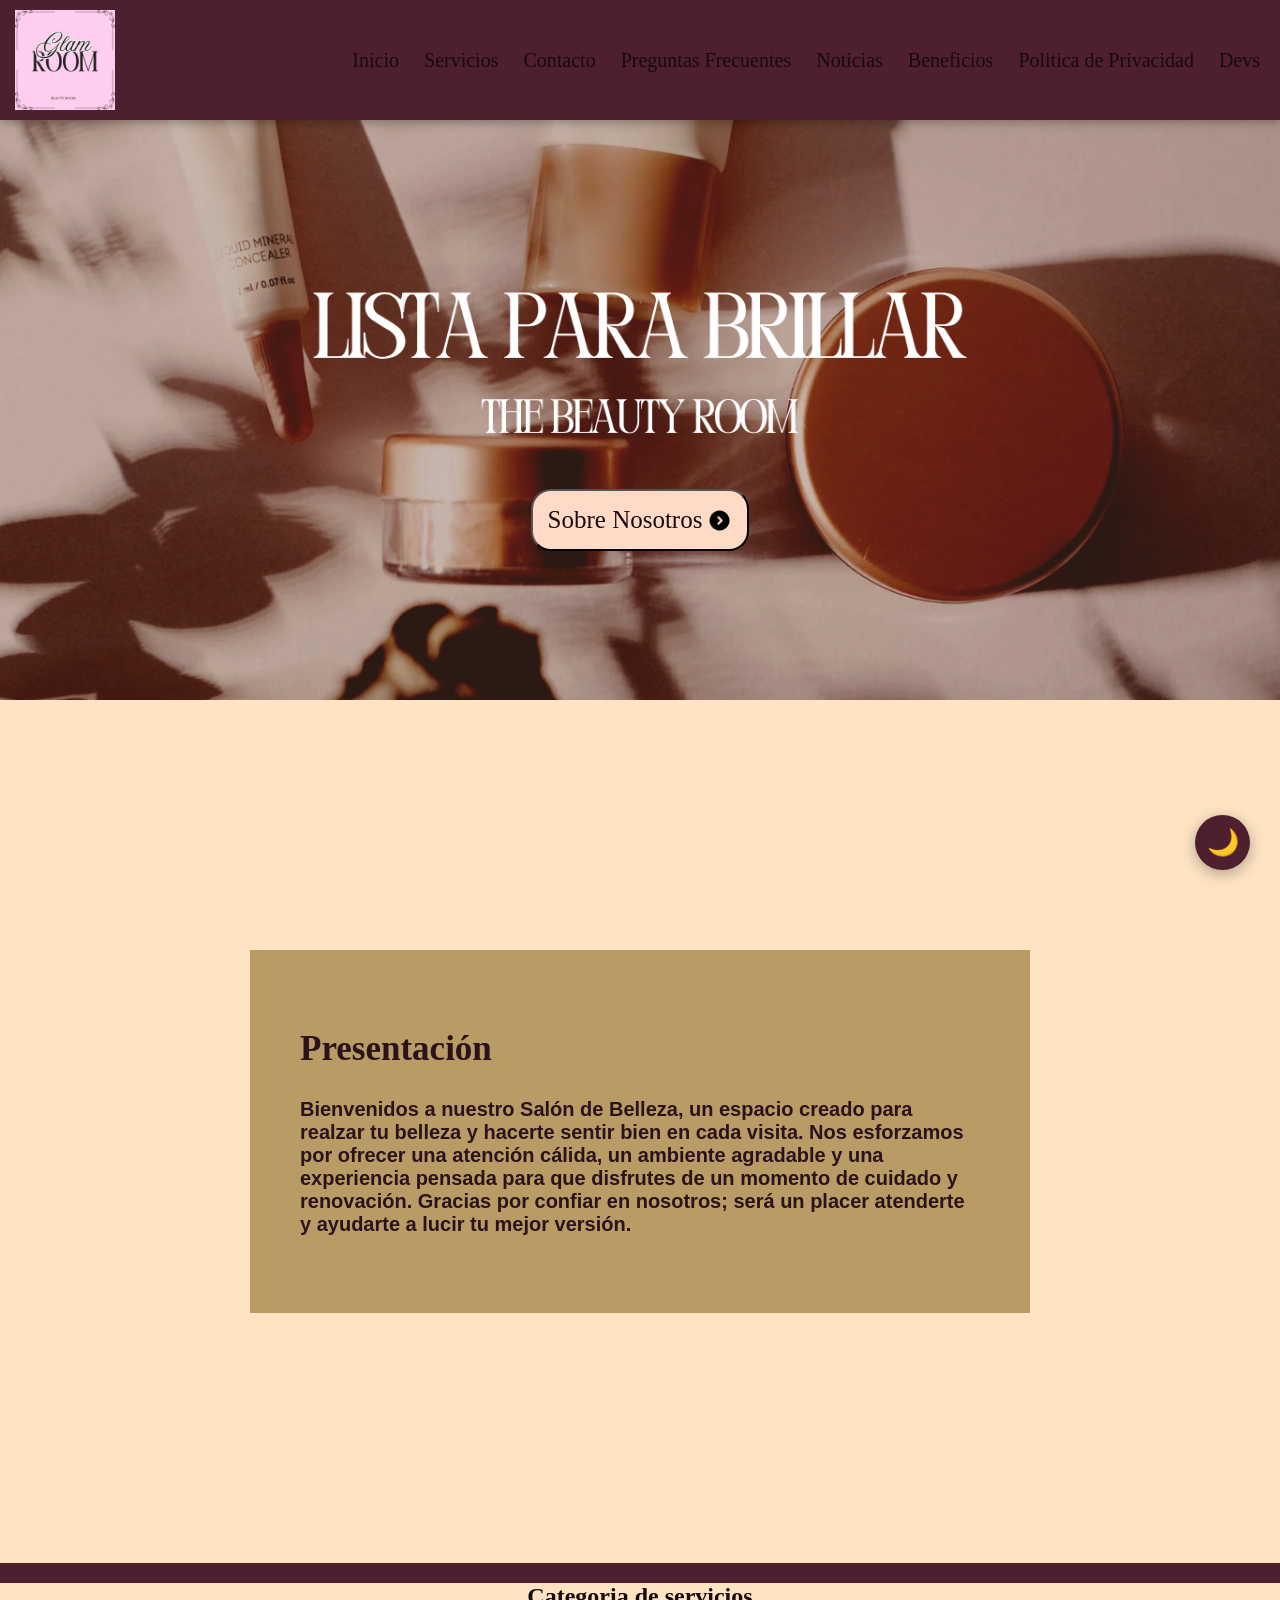
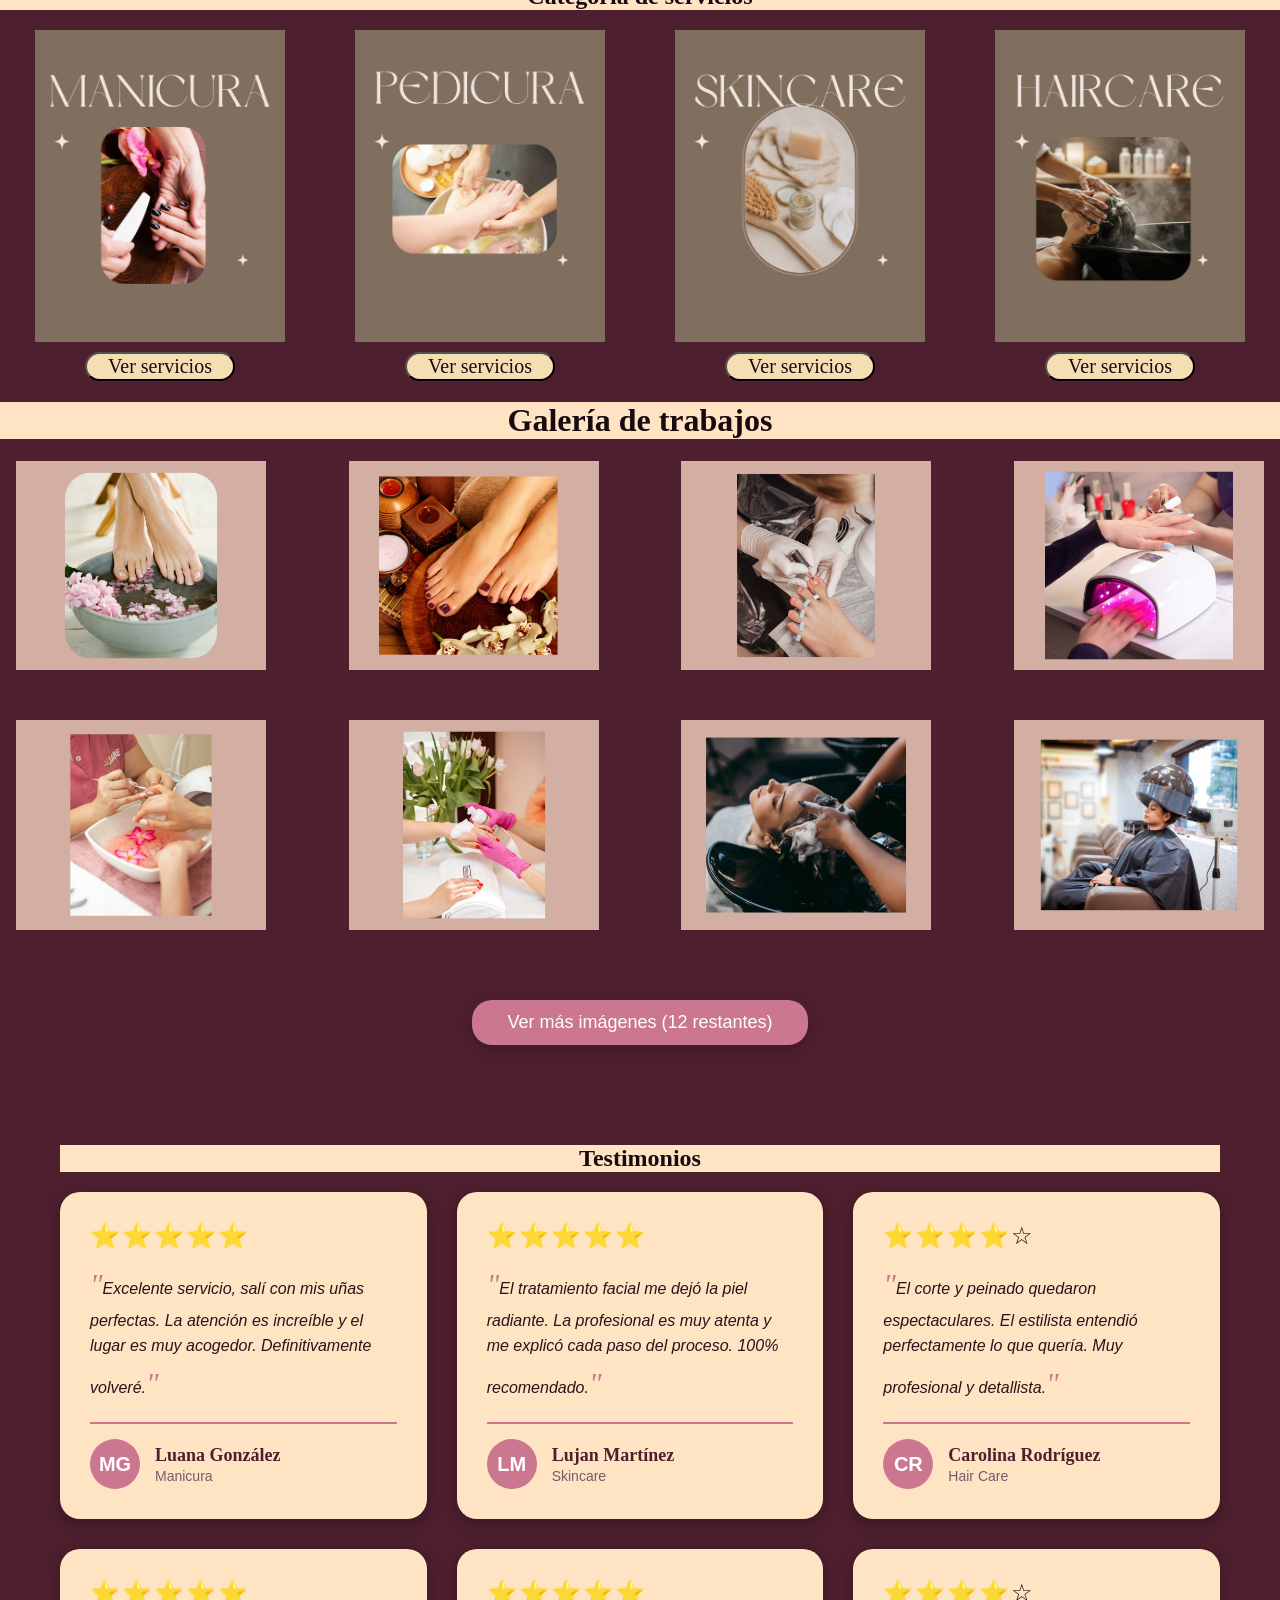
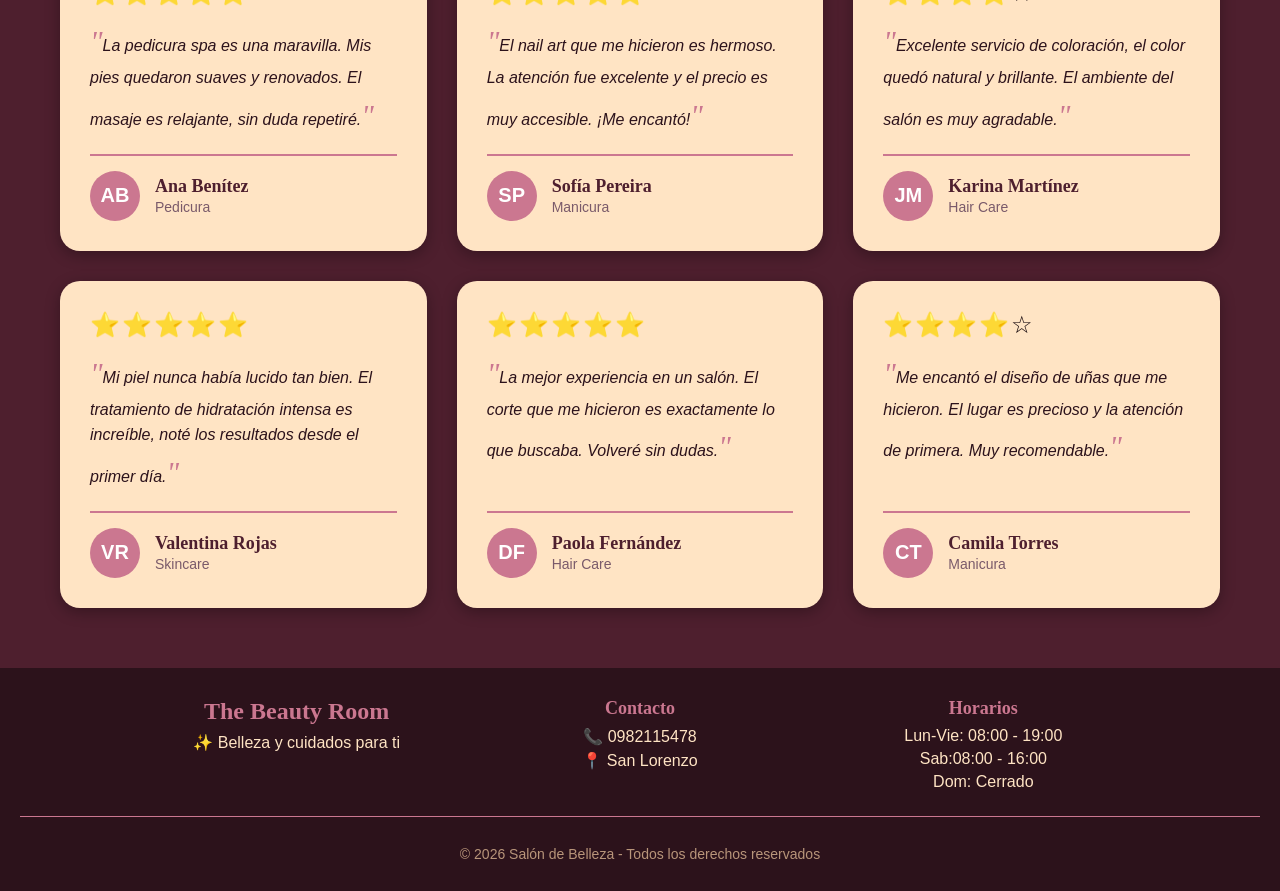
<file: index.html>
<!DOCTYPE html>
<html lang="es">
<head>
    <meta charset="UTF-8">
    <meta name="viewport" content="width=device-width, initial-scale=1.0">
    <title>Inicio</title>
    <link rel="stylesheet" href="css/index.css">
    <link rel="stylesheet" href="css/testimonios.css">
    

</head>
<body>

<header>
    <img class="logon" src="img/logon.png" alt="">
    <nav>
        <a href="index.html">Inicio</a>
        <a href="servicios.html">Servicios</a>
        <a href="formulario.html">Contacto</a>
        <a href="preguntas.html">Preguntas Frecuentes</a>
        <a href="noticias.html">Noticias</a>
        <a href="beneficios.html">Beneficios</a>
        <a href="politica.html">Politica de Privacidad</a>
        <a href="desarrollo.html">Devs</a>
    </nav>
</header>

    <!--Banner-->
<div class="banner">
    <button class="btnpro" onclick="window.location.href='nosotros.html'">
        Sobre Nosotros <img class="icono" src="img/flecha.png" alt="">
    </button>
</div>

    <!--Presentación-->
    <div class="presentacion">
        <div class="caja-presentacion">
        <h2>Presentación</h2>
        <h4>Bienvenidos a nuestro Salón de Belleza, un espacio creado para realzar tu belleza y hacerte sentir bien en cada visita. Nos esforzamos por ofrecer una atención cálida, un ambiente agradable y una experiencia pensada para que disfrutes de un momento de cuidado y renovación. Gracias por confiar en nosotros; será un placer atenderte y ayudarte a lucir tu mejor versión.</h4>
        </div>
    </div>

    <!--seccion-->
    <section class="caja-categoria">
         <div class="separador">
        <h1 class="titulos">Categoria de servicios</h1>
        </div>
        <div id="categoria">
            <!--apareceran las categorias-->
        </div>
    </section>


    <div class="separador">
        <h1 class="titulos">Galería de trabajos</h1>
    </div>

    <!--Galería-->
    <section class="galería" id="galeria">

    </section>

   <!-- ===== TESTIMONIOS ===== -->
<section id="testimonios-destacados">
    <div class="container">
        <div class="separador">
        <h1 class="titulos">Testimonios</h1>
    </div>
        <div class="testimonios-grid" id="testimonios-grid">
            <!-- Los testimonios se generan con JavaScript -->
        </div>
    </div>
</section>



<!-- FOOTER -->
<footer id="footer">
    <div class="footer-contenido">
        <div class="footer-columna">
            <h3>The Beauty Room</h3>
            <p>✨ Belleza y cuidados para ti</p>
        </div>
        
        <div class="footer-columna">
            <h4>Contacto</h4>
            <p>📞 0982115478</p>
            <p>📍 San Lorenzo</p>
        </div>
        
        <div class="footer-columna">
            <h4>Horarios</h4>
            <p>Lun-Vie: 08:00 - 19:00</p>
            <p>Sab:08:00 - 16:00</p>
            <p>Dom: Cerrado</p>
        </div>
    </div>
    
    <div class="footer-copy">
        <p>© 2026 Salón de Belleza - Todos los derechos reservados</p>
    </div>
</footer>

<!-- MODAL PARA IMÁGENES -->
<div id="modal-imagen" class="modal">
    <span class="modal-cerrar">&times;</span>
    <img class="modal-contenido" id="modal-img">
    <div id="modal-pie"></div>
</div>

    <!--Scripts-->
    <script src="js/tema.js"></script>
    <script src="js/categoria.js"></script>
    <script src="js/servicios.js"></script>
    <script src="js/testimonios.js"></script>
    <script src="js/galeria.js"></script>
    <script src="js/imagen-mod.js"></script>
    <script src="js/formulario.js"></script>
</body>
</html>
</file>
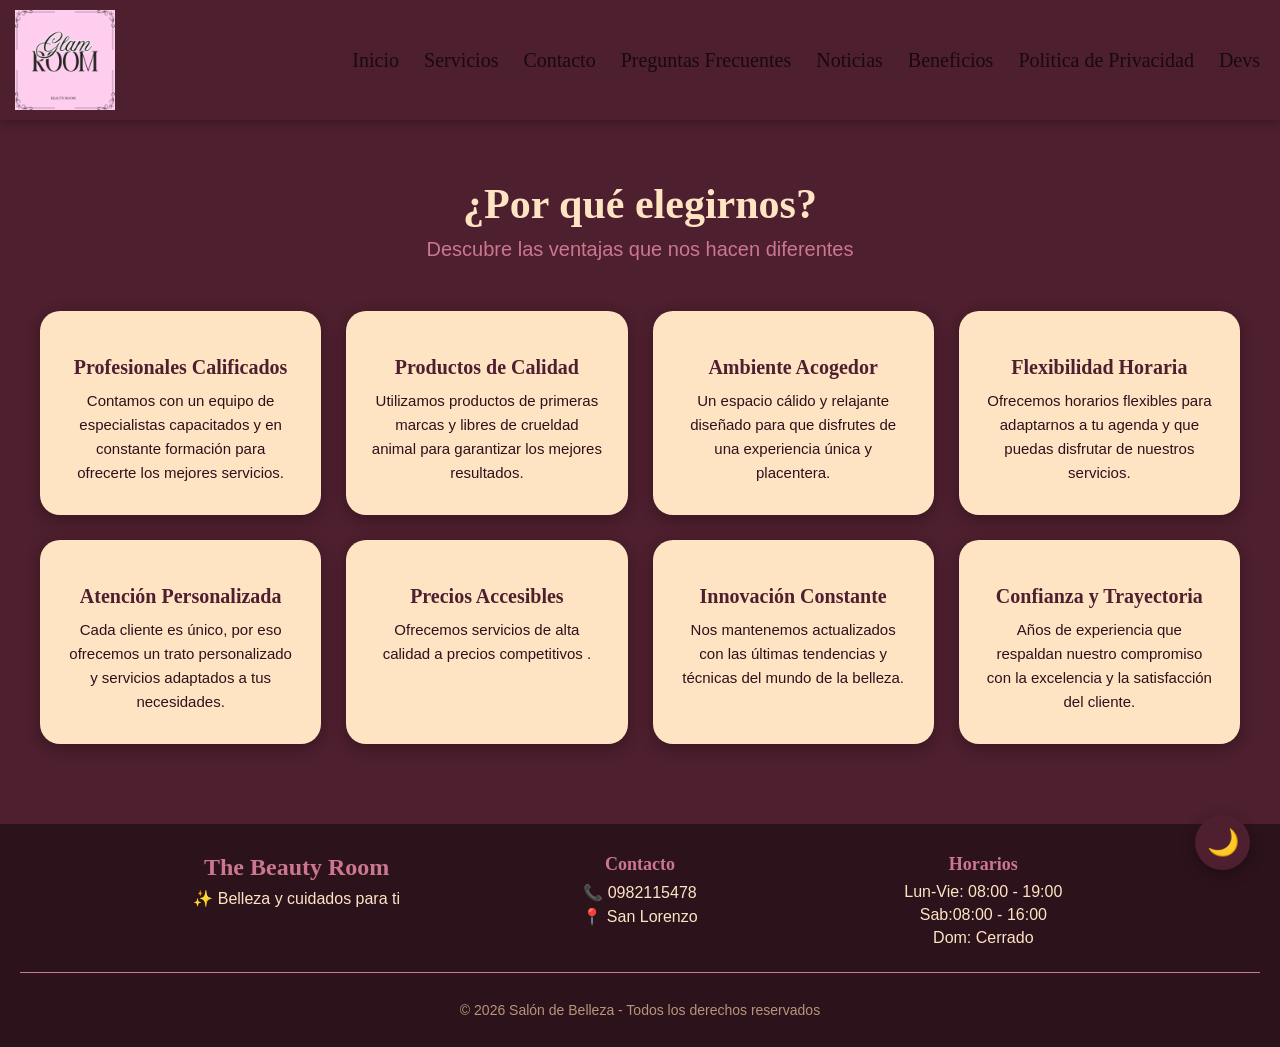
<file: beneficios.html>
<!DOCTYPE html>
<html lang="es">
<head>
    <meta charset="UTF-8">
    <meta name="viewport" content="width=device-width, initial-scale=1.0">
    <title>Inicio</title>
    <link rel="stylesheet" href="css/index.css">
    <link rel="stylesheet" href="css/beneficios.css">
    

</head>
<body>

<header>
    <img class="logon" src="img/logon.png" alt="">
    <nav>
       <a href="index.html">Inicio</a>
        <a href="servicios.html">Servicios</a>
        <a href="formulario.html">Contacto</a>
        <a href="preguntas.html">Preguntas Frecuentes</a>
        <a href="noticias.html">Noticias</a>
        <a href="beneficios.html">Beneficios</a>
        <a href="politica.html">Politica de Privacidad</a>
        <a href="desarrollo.html">Devs</a>
    </nav>
</header>

<!-- ===== SECCIÓN BENEFICIOS ===== -->
<section id="beneficios">
    <div class="container">
        <div class="beneficios-header">
            <h2 class="beneficios-titulo">¿Por qué elegirnos?</h2>
            <p class="beneficios-subtitulo">Descubre las ventajas que nos hacen diferentes</p>
        </div>
        
        <div class="beneficios-grid">
            <!-- Beneficio 1 -->
            <div class="beneficio-card">
                <div class="beneficio-icono"></div>
                <h3 class="beneficio-nombre">Profesionales Calificados</h3>
                <p class="beneficio-descripcion">Contamos con un equipo de especialistas capacitados y en constante formación para ofrecerte los mejores servicios.</p>
            </div>

            <!-- Beneficio 2 -->
            <div class="beneficio-card">
                <div class="beneficio-icono"></div>
                <h3 class="beneficio-nombre">Productos de Calidad</h3>
                <p class="beneficio-descripcion">Utilizamos productos de primeras marcas y libres de crueldad animal para garantizar los mejores resultados.</p>
            </div>

            <!-- Beneficio 3 -->
            <div class="beneficio-card">
                <div class="beneficio-icono"></div>
                <h3 class="beneficio-nombre">Ambiente Acogedor</h3>
                <p class="beneficio-descripcion">Un espacio cálido y relajante diseñado para que disfrutes de una experiencia única y placentera.</p>
            </div>

            <!-- Beneficio 4 -->
            <div class="beneficio-card">
                <div class="beneficio-icono"></div>
                <h3 class="beneficio-nombre">Flexibilidad Horaria</h3>
                <p class="beneficio-descripcion">Ofrecemos horarios flexibles para adaptarnos a tu agenda y que puedas disfrutar de nuestros servicios.</p>
            </div>

            <!-- Beneficio 5 -->
            <div class="beneficio-card">
                <div class="beneficio-icono"></div>
                <h3 class="beneficio-nombre">Atención Personalizada</h3>
                <p class="beneficio-descripcion">Cada cliente es único, por eso ofrecemos un trato personalizado y servicios adaptados a tus necesidades.</p>
            </div>

            <!-- Beneficio 6 -->
            <div class="beneficio-card">
                <div class="beneficio-icono"></div>
                <h3 class="beneficio-nombre">Precios Accesibles</h3>
                <p class="beneficio-descripcion">Ofrecemos servicios de alta calidad a precios competitivos .</p>
            </div>

            <!-- Beneficio 7 -->
            <div class="beneficio-card">
                <div class="beneficio-icono"></div>
                <h3 class="beneficio-nombre">Innovación Constante</h3>
                <p class="beneficio-descripcion">Nos mantenemos actualizados con las últimas tendencias y técnicas del mundo de la belleza.</p>
            </div>

            <!-- Beneficio 8 -->
            <div class="beneficio-card">
                <div class="beneficio-icono"></div>
                <h3 class="beneficio-nombre">Confianza y Trayectoria</h3>
                <p class="beneficio-descripcion">Años de experiencia que respaldan nuestro compromiso con la excelencia y la satisfacción del cliente.</p>
            </div>
        </div>
    </div>
</section>

<!-- FOOTER -->
<footer id="footer">
    <div class="footer-contenido">
        <div class="footer-columna">
            <h3>The Beauty Room</h3>
            <p>✨ Belleza y cuidados para ti</p>
        </div>
        
        <div class="footer-columna">
            <h4>Contacto</h4>
            <p>📞 0982115478</p>
            <p>📍 San Lorenzo</p>
        </div>
        
        <div class="footer-columna">
            <h4>Horarios</h4>
            <p>Lun-Vie: 08:00 - 19:00</p>
            <p>Sab:08:00 - 16:00</p>
            <p>Dom: Cerrado</p>
        </div>
    </div>
    
    <div class="footer-copy">
        <p>© 2026 Salón de Belleza - Todos los derechos reservados</p>
    </div>
</footer>

    <!--Scripts-->
    <script src="js/beneficios.js"></script>
    <script src="js/tema.js"></script>
</body>
</html>
</file>
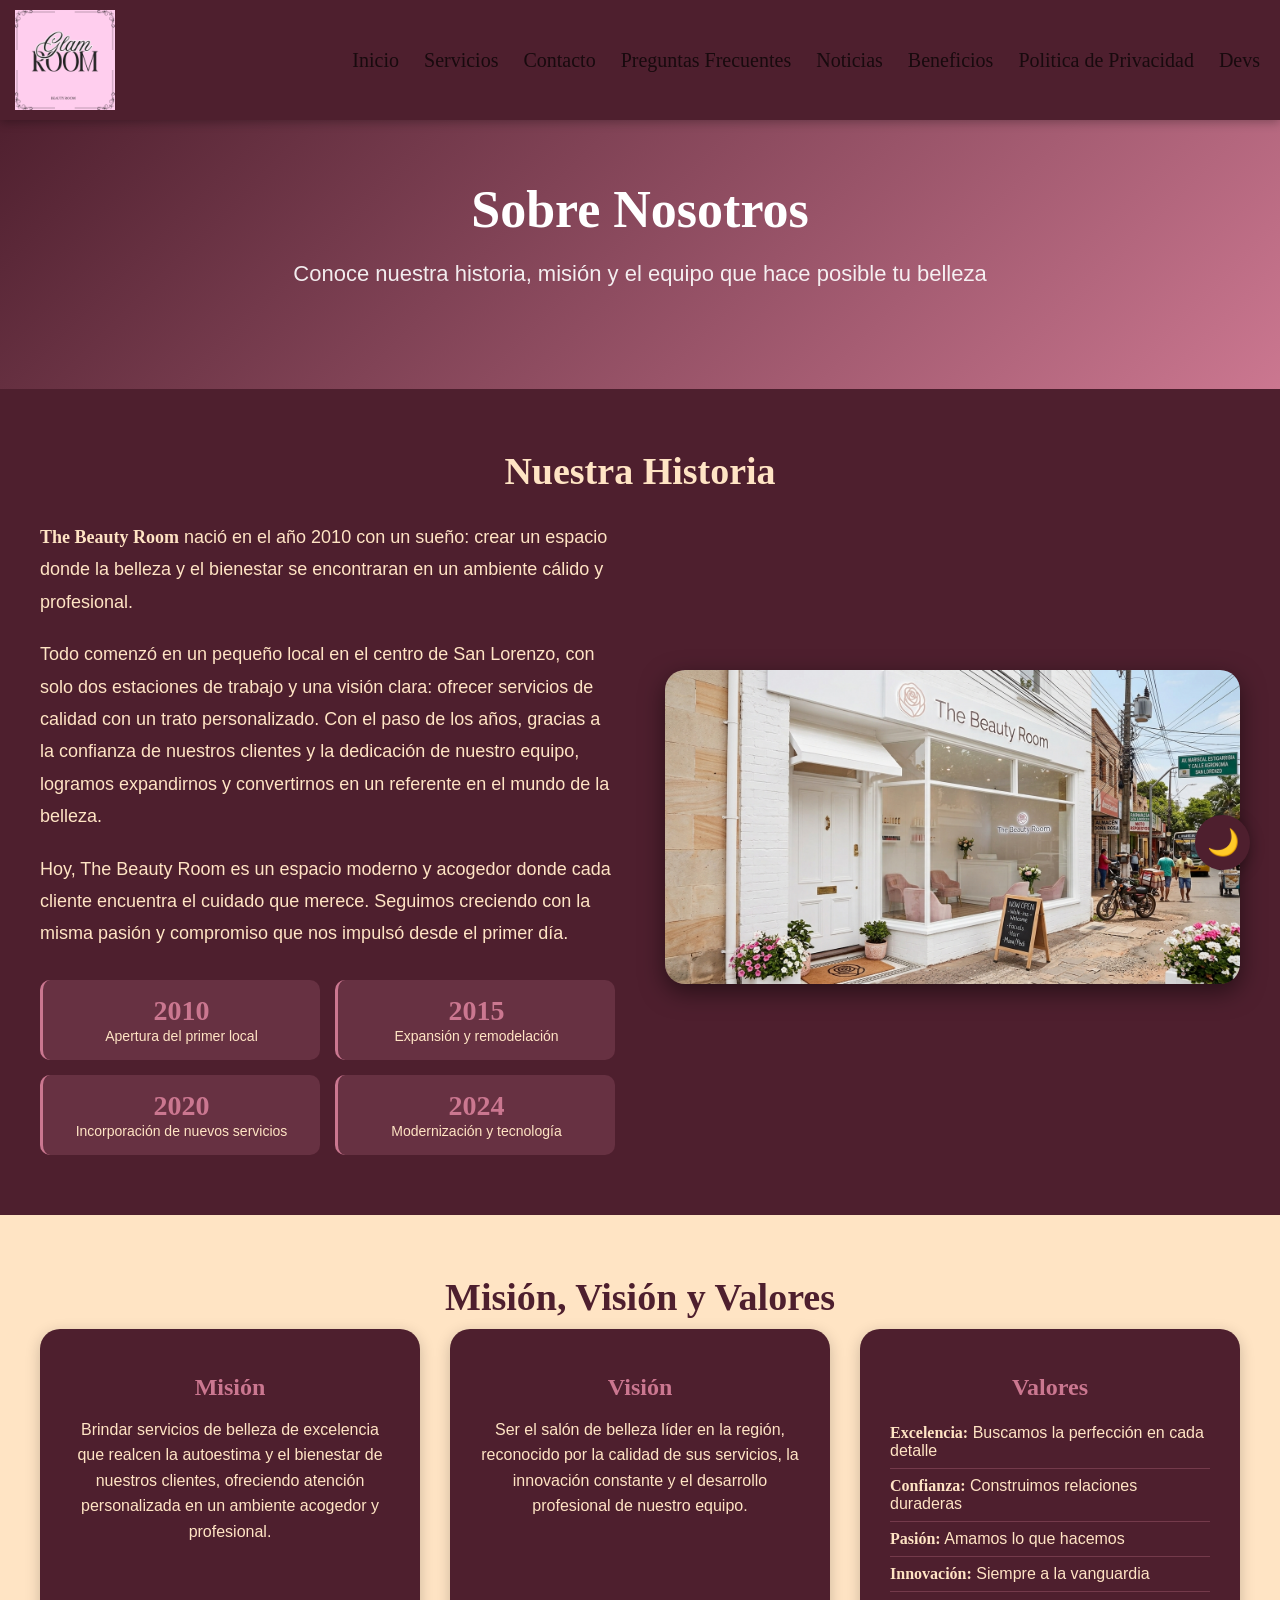
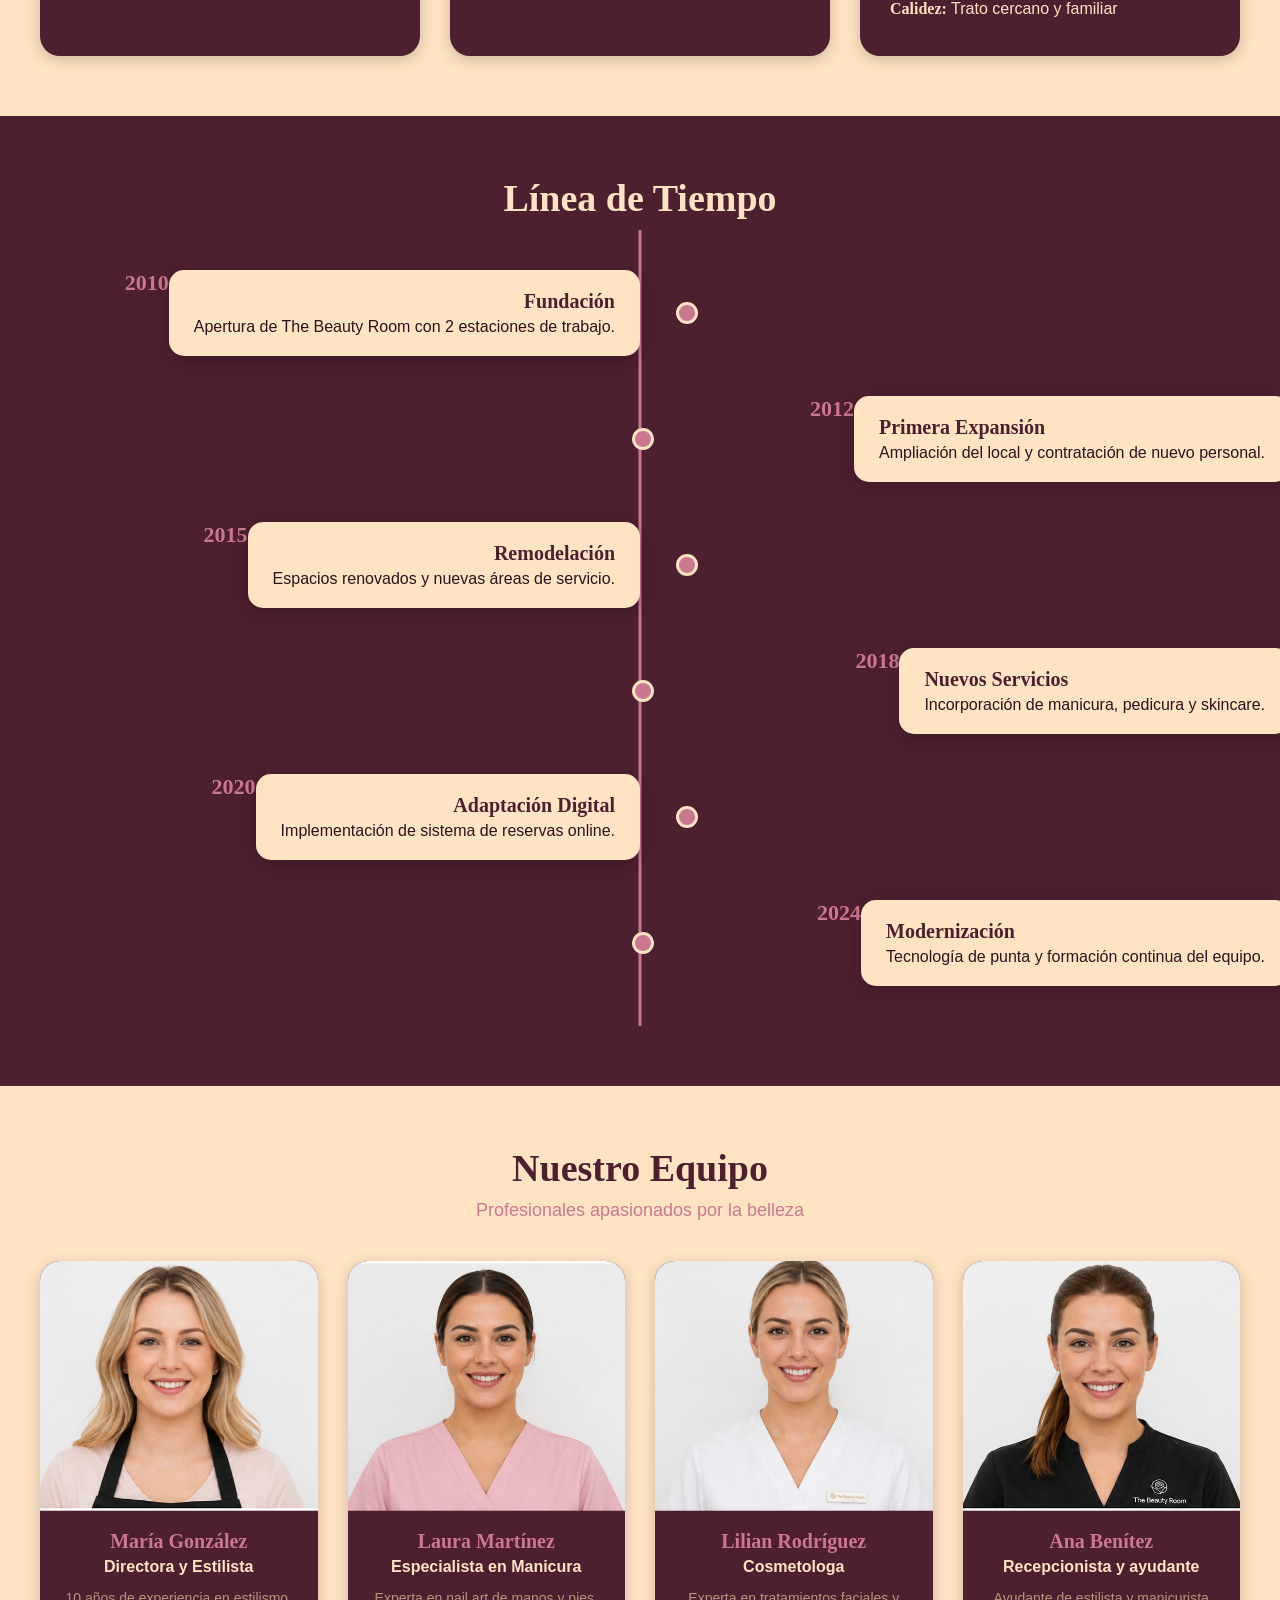
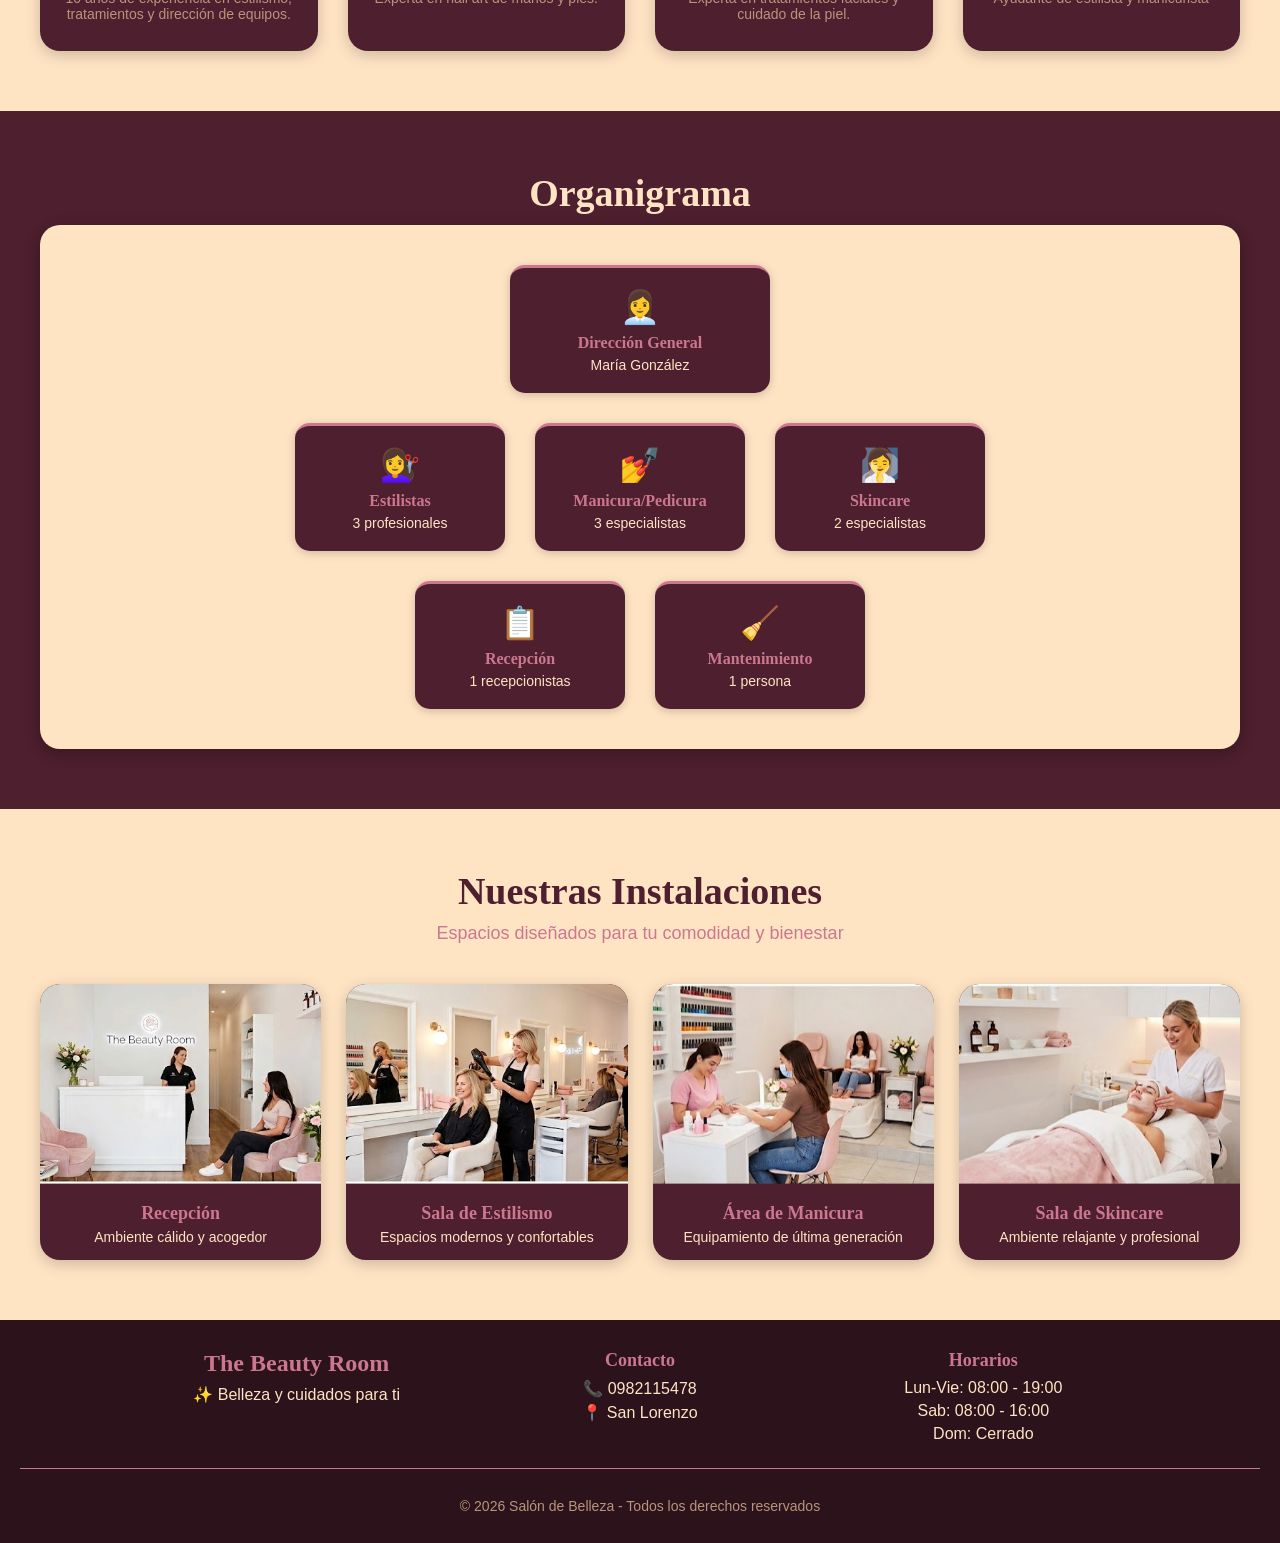
<file: nosotros.html>
<!DOCTYPE html>
<html lang="es">
<head>
    <meta charset="UTF-8">
    <meta name="viewport" content="width=device-width, initial-scale=1.0">
    <title>Sobre Nosotros - Salón de Belleza</title>
    <link rel="stylesheet" href="css/index.css">
    <link rel="stylesheet" href="css/nosotros.css">
</head>
<body>

<header>
    <img class="logon" src="img/logon.png" alt="Logo">
    <nav>
       <a href="index.html">Inicio</a>
        <a href="servicios.html">Servicios</a>
        <a href="formulario.html">Contacto</a>
        <a href="preguntas.html">Preguntas Frecuentes</a>
        <a href="noticias.html">Noticias</a>
        <a href="beneficios.html">Beneficios</a>
        <a href="politica.html">Politica de Privacidad</a>
        <a href="desarrollo.html">Devs</a>
       
    </nav>
</header>

<!-- ===== SECCIÓN HERO ===== -->
<section class="hero-sobre">
    <div class="hero-contenido">
        <h1>Sobre Nosotros</h1>
        <p>Conoce nuestra historia, misión y el equipo que hace posible tu belleza</p>
    </div>
</section>

<!-- ===== HISTORIA ===== -->
<section id="historia" class="seccion-historia">
    <div class="container">
        <h2 class="seccion-titulo">Nuestra Historia</h2>
        <div class="historia-contenido">
            <div class="historia-texto">
                <p><strong>The Beauty Room</strong> nació en el año 2010 con un sueño: crear un espacio donde la belleza y el bienestar se encontraran en un ambiente cálido y profesional.</p>
                <p>Todo comenzó en un pequeño local en el centro de San Lorenzo, con solo dos estaciones de trabajo y una visión clara: ofrecer servicios de calidad con un trato personalizado. Con el paso de los años, gracias a la confianza de nuestros clientes y la dedicación de nuestro equipo, logramos expandirnos y convertirnos en un referente en el mundo de la belleza.</p>
                <p>Hoy, The Beauty Room es un espacio moderno y acogedor donde cada cliente encuentra el cuidado que merece. Seguimos creciendo con la misma pasión y compromiso que nos impulsó desde el primer día.</p>
                <div class="historia-fechas">
                    <div class="fecha-item">
                        <span class="fecha-numero">2010</span>
                        <span class="fecha-texto">Apertura del primer local</span>
                    </div>
                    <div class="fecha-item">
                        <span class="fecha-numero">2015</span>
                        <span class="fecha-texto">Expansión y remodelación</span>
                    </div>
                    <div class="fecha-item">
                        <span class="fecha-numero">2020</span>
                        <span class="fecha-texto">Incorporación de nuevos servicios</span>
                    </div>
                    <div class="fecha-item">
                        <span class="fecha-numero">2024</span>
                        <span class="fecha-texto">Modernización y tecnología</span>
                    </div>
                </div>
            </div>
            <div class="historia-imagen">
                <img src="img/frente-local.png" alt="Nuestra historia">
            </div>
        </div>
    </div>
</section>

<!-- ===== MISIÓN, VISIÓN Y VALORES ===== -->
<section id="mision-vision" class="seccion-mvv">
    <div class="container">
        <h2 class="seccion-titulo">Misión, Visión y Valores</h2>
        <div class="mvv-grid">
            <div class="mvv-card mision">
                <div class="mvv-icono"></div>
                <h3>Misión</h3>
                <p>Brindar servicios de belleza de excelencia que realcen la autoestima y el bienestar de nuestros clientes, ofreciendo atención personalizada en un ambiente acogedor y profesional.</p>
            </div>
            <div class="mvv-card vision">
                <div class="mvv-icono"></div>
                <h3>Visión</h3>
                <p>Ser el salón de belleza líder en la región, reconocido por la calidad de sus servicios, la innovación constante y el desarrollo profesional de nuestro equipo.</p>
            </div>
            <div class="mvv-card valores">
                <div class="mvv-icono"></div>
                <h3>Valores</h3>
                <ul>
                    <li> <strong>Excelencia:</strong> Buscamos la perfección en cada detalle</li>
                    <li> <strong>Confianza:</strong> Construimos relaciones duraderas</li>
                    <li> <strong>Pasión:</strong> Amamos lo que hacemos</li>
                    <li> <strong>Innovación:</strong> Siempre a la vanguardia</li>
                    <li> <strong>Calidez:</strong> Trato cercano y familiar</li>
                </ul>
            </div>
        </div>
    </div>
</section>

<!-- ===== LÍNEA DE TIEMPO ===== -->
<section id="linea-tiempo" class="seccion-tiempo">
    <div class="container">
        <h2 class="seccion-titulo">Línea de Tiempo</h2>
        <div class="timeline">
            <div class="timeline-item">
                <div class="timeline-fecha">2010</div>
                <div class="timeline-contenido">
                    <h4>Fundación</h4>
                    <p>Apertura de The Beauty Room con 2 estaciones de trabajo.</p>
                </div>
            </div>
            <div class="timeline-item">
                <div class="timeline-fecha">2012</div>
                <div class="timeline-contenido">
                    <h4>Primera Expansión</h4>
                    <p>Ampliación del local y contratación de nuevo personal.</p>
                </div>
            </div>
            <div class="timeline-item">
                <div class="timeline-fecha">2015</div>
                <div class="timeline-contenido">
                    <h4>Remodelación</h4>
                    <p>Espacios renovados y nuevas áreas de servicio.</p>
                </div>
            </div>
            <div class="timeline-item">
                <div class="timeline-fecha">2018</div>
                <div class="timeline-contenido">
                    <h4>Nuevos Servicios</h4>
                    <p>Incorporación de manicura, pedicura y skincare.</p>
                </div>
            </div>
            <div class="timeline-item">
                <div class="timeline-fecha">2020</div>
                <div class="timeline-contenido">
                    <h4>Adaptación Digital</h4>
                    <p>Implementación de sistema de reservas online.</p>
                </div>
            </div>
            <div class="timeline-item">
                <div class="timeline-fecha">2024</div>
                <div class="timeline-contenido">
                    <h4>Modernización</h4>
                    <p>Tecnología de punta y formación continua del equipo.</p>
                </div>
            </div>
        </div>
    </div>
</section>

<!-- ===== EQUIPO DE TRABAJO ===== -->
<section id="equipo" class="seccion-equipo">
    <div class="container">
        <h2 class="seccion-titulo">Nuestro Equipo</h2>
        <p class="seccion-subtitulo">Profesionales apasionados por la belleza</p>
        <div class="equipo-grid">
            <div class="equipo-card">
                <img src="img/estilista.png" alt="Miembro del equipo">
                <h4>María González</h4>
                <p class="cargo">Directora y Estilista</p>
                <p class="descripcion">10 años de experiencia en estilismo, tratamientos y dirección de equipos.</p>
            </div>
            <div class="equipo-card">
                <img src="img/manicurista.png" alt="Miembro del equipo">
                <h4>Laura Martínez</h4>
                <p class="cargo">Especialista en Manicura</p>
                <p class="descripcion">Experta en nail art de manos y pies.</p>
            </div>
            <div class="equipo-card">
                <img src="img/cosmetologa.png" alt="Miembro del equipo">
                <h4>Lilian Rodríguez</h4>
                <p class="cargo">Cosmetologa</p>
                <p class="descripcion">Experta en tratamientos faciales y cuidado de la piel.</p>
            </div>
            <div class="equipo-card">
                <img src="img/recepcionista.png" alt="Miembro del equipo">
                <h4>Ana Benítez</h4>
                <p class="cargo">Recepcionista y ayudante</p>
                <p class="descripcion">Ayudante de estilista y manicurista</p>
            </div>
        </div>
    </div>
</section>

<!-- ===== ORGANIGRAMA ===== -->
<section id="organigrama" class="seccion-organigrama">
    <div class="container">
        <h2 class="seccion-titulo">Organigrama</h2>
        <div class="organigrama-container">
            <div class="organigrama-nivel nivel-1">
                <div class="organigrama-item">
                    <div class="organigrama-icono">👩‍💼</div>
                    <h4>Dirección General</h4>
                    <p>María González</p>
                </div>
            </div>
            <div class="organigrama-nivel nivel-2">
                <div class="organigrama-item">
                    <div class="organigrama-icono">💇‍♀️</div>
                    <h4>Estilistas</h4>
                    <p>3 profesionales</p>
                </div>
                <div class="organigrama-item">
                    <div class="organigrama-icono">💅</div>
                    <h4>Manicura/Pedicura</h4>
                    <p>3 especialistas</p>
                </div>
                <div class="organigrama-item">
                    <div class="organigrama-icono">🧖‍♀️</div>
                    <h4>Skincare</h4>
                    <p>2 especialistas</p>
                </div>
            </div>
            <div class="organigrama-nivel nivel-3">
                <div class="organigrama-item">
                    <div class="organigrama-icono">📋</div>
                    <h4>Recepción</h4>
                    <p>1 recepcionistas</p>
                </div>
                <div class="organigrama-item">
                    <div class="organigrama-icono">🧹</div>
                    <h4>Mantenimiento</h4>
                    <p>1 persona</p>
                </div>
            </div>
        </div>
    </div>
</section>

<!-- ===== INSTALACIONES ===== -->
<section id="instalaciones" class="seccion-instalaciones">
    <div class="container">
        <h2 class="seccion-titulo">Nuestras Instalaciones</h2>
        <p class="seccion-subtitulo">Espacios diseñados para tu comodidad y bienestar</p>
        <div class="instalaciones-grid">
            <div class="instalacion-item">
                <img src="img/recepcion.png" alt="Recepción">
                <div class="instalacion-info">
                    <h4>Recepción</h4>
                    <p>Ambiente cálido y acogedor</p>
                </div>
            </div>
            <div class="instalacion-item">
                <img src="img/estilismo.png" alt="Sala de Estilismo">
                <div class="instalacion-info">
                    <h4>Sala de Estilismo</h4>
                    <p>Espacios modernos y confortables</p>
                </div>
            </div>
            <div class="instalacion-item">
                <img src="img/manicuura.png" alt="Área de Manicura">
                <div class="instalacion-info">
                    <h4>Área de Manicura</h4>
                    <p>Equipamiento de última generación</p>
                </div>
            </div>
            <div class="instalacion-item">
                <img src="img/skincaree.png" alt="Sala de Skincare">
                <div class="instalacion-info">
                    <h4>Sala de Skincare</h4>
                    <p>Ambiente relajante y profesional</p>
                </div>
            </div>
        </div>
    </div>
</section>

<!-- ===== FOOTER ===== -->
<footer id="footer">
    <div class="footer-contenido">
        <div class="footer-columna">
            <h3>The Beauty Room</h3>
            <p>✨ Belleza y cuidados para ti</p>
        </div>
        <div class="footer-columna">
            <h4>Contacto</h4>
            <p>📞 0982115478</p>
            <p>📍 San Lorenzo</p>
        </div>
        <div class="footer-columna">
            <h4>Horarios</h4>
            <p>Lun-Vie: 08:00 - 19:00</p>
            <p>Sab: 08:00 - 16:00</p>
            <p>Dom: Cerrado</p>
        </div>
    </div>
    <div class="footer-copy">
        <p>© 2026 Salón de Belleza - Todos los derechos reservados</p>
    </div>
</footer>

<script src="js/nosotros.js"></script>
<script src="js/tema.js"></script>
</body>
</html>
</file>
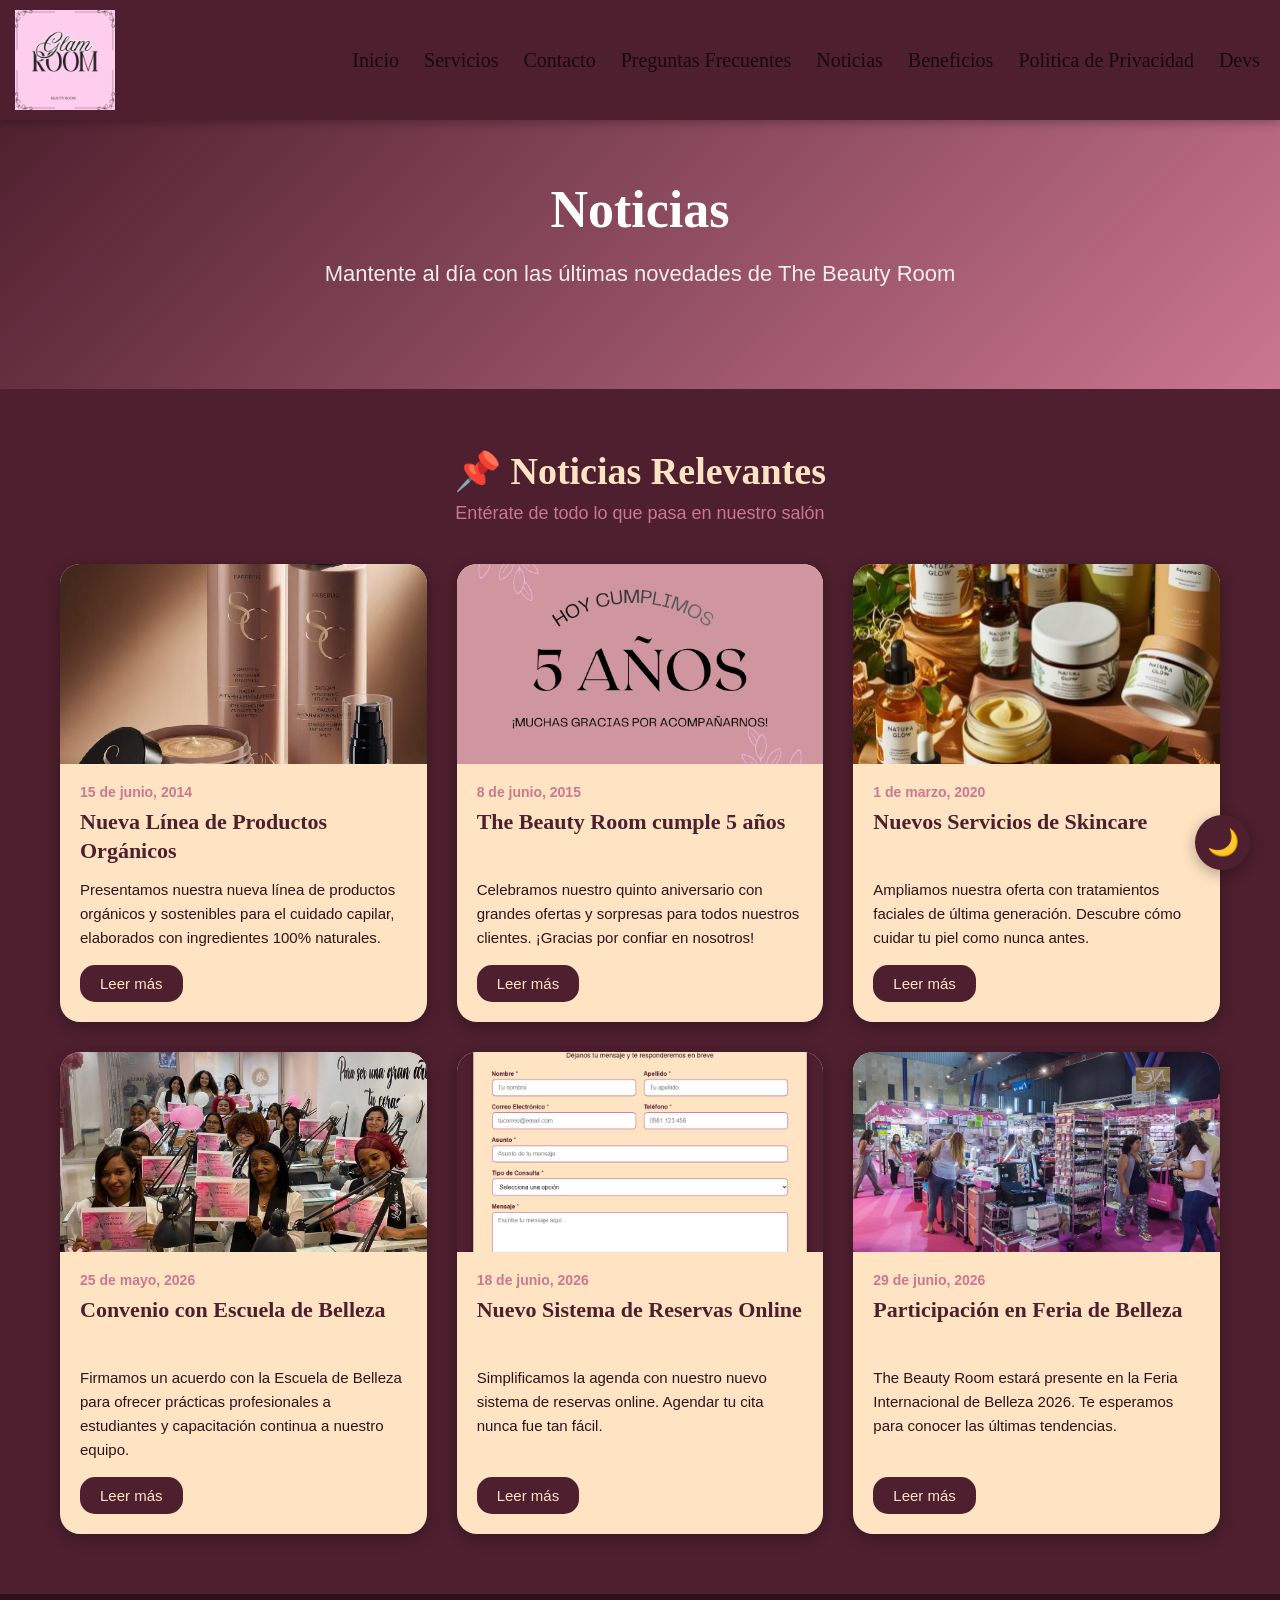
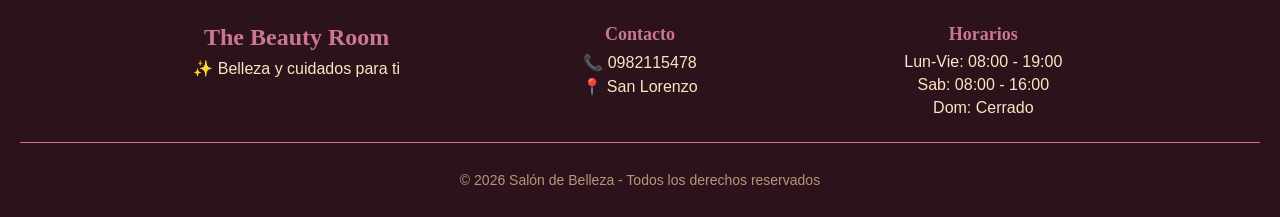
<file: noticias.html>
<!DOCTYPE html>
<html lang="es">
<head>
    <meta charset="UTF-8">
    <meta name="viewport" content="width=device-width, initial-scale=1.0">
    <title>Noticias - The Beauty Room</title>
    <link rel="stylesheet" href="css/index.css">
    <link rel="stylesheet" href="css/noticias.css">
</head>
<body>

<header>
    <img class="logon" src="img/logon.png" alt="Logo">
    <nav>
       <a href="index.html">Inicio</a>
        <a href="servicios.html">Servicios</a>
        <a href="formulario.html">Contacto</a>
        <a href="preguntas.html">Preguntas Frecuentes</a>
        <a href="noticias.html">Noticias</a>
        <a href="beneficios.html">Beneficios</a>
        <a href="politica.html">Politica de Privacidad</a>
        <a href="desarrollo.html">Devs</a>

    </nav>
</header>

<!-- ===== SECCIÓN HERO ===== -->
<section class="hero-noticias">
    <div class="hero-contenido">
        <h1>Noticias</h1>
        <p>Mantente al día con las últimas novedades de The Beauty Room</p>
    </div>
</section>

<!-- ===== NOTICIAS ===== -->
<section id="noticias">
    <div class="container">
        <h2 class="seccion-titulo">📌 Noticias Relevantes</h2>
        <p class="seccion-subtitulo">Entérate de todo lo que pasa en nuestro salón</p>
        
        <div class="noticias-grid" id="noticias-grid">
            <!-- Las noticias se generan con JavaScript -->
        </div>
    </div>
</section>

<!-- ===== MODAL NOTICIA ===== -->
<div id="modal-noticia" class="modal-noticia">
    <div class="modal-noticia-contenido">
        <span class="modal-noticia-cerrar">&times;</span>
        <div id="modal-noticia-body"></div>
    </div>
</div>

<!-- ===== FOOTER ===== -->
<footer id="footer">
    <div class="footer-contenido">
        <div class="footer-columna">
            <h3>The Beauty Room</h3>
            <p>✨ Belleza y cuidados para ti</p>
        </div>
        <div class="footer-columna">
            <h4>Contacto</h4>
            <p>📞 0982115478</p>
            <p>📍 San Lorenzo</p>
        </div>
        <div class="footer-columna">
            <h4>Horarios</h4>
            <p>Lun-Vie: 08:00 - 19:00</p>
            <p>Sab: 08:00 - 16:00</p>
            <p>Dom: Cerrado</p>
        </div>
    </div>
    <div class="footer-copy">
        <p>© 2026 Salón de Belleza - Todos los derechos reservados</p>
    </div>
</footer>

<script src="js/noticias.js"></script>
<script src="js/tema.js"></script>

</body>
</html>
</file>
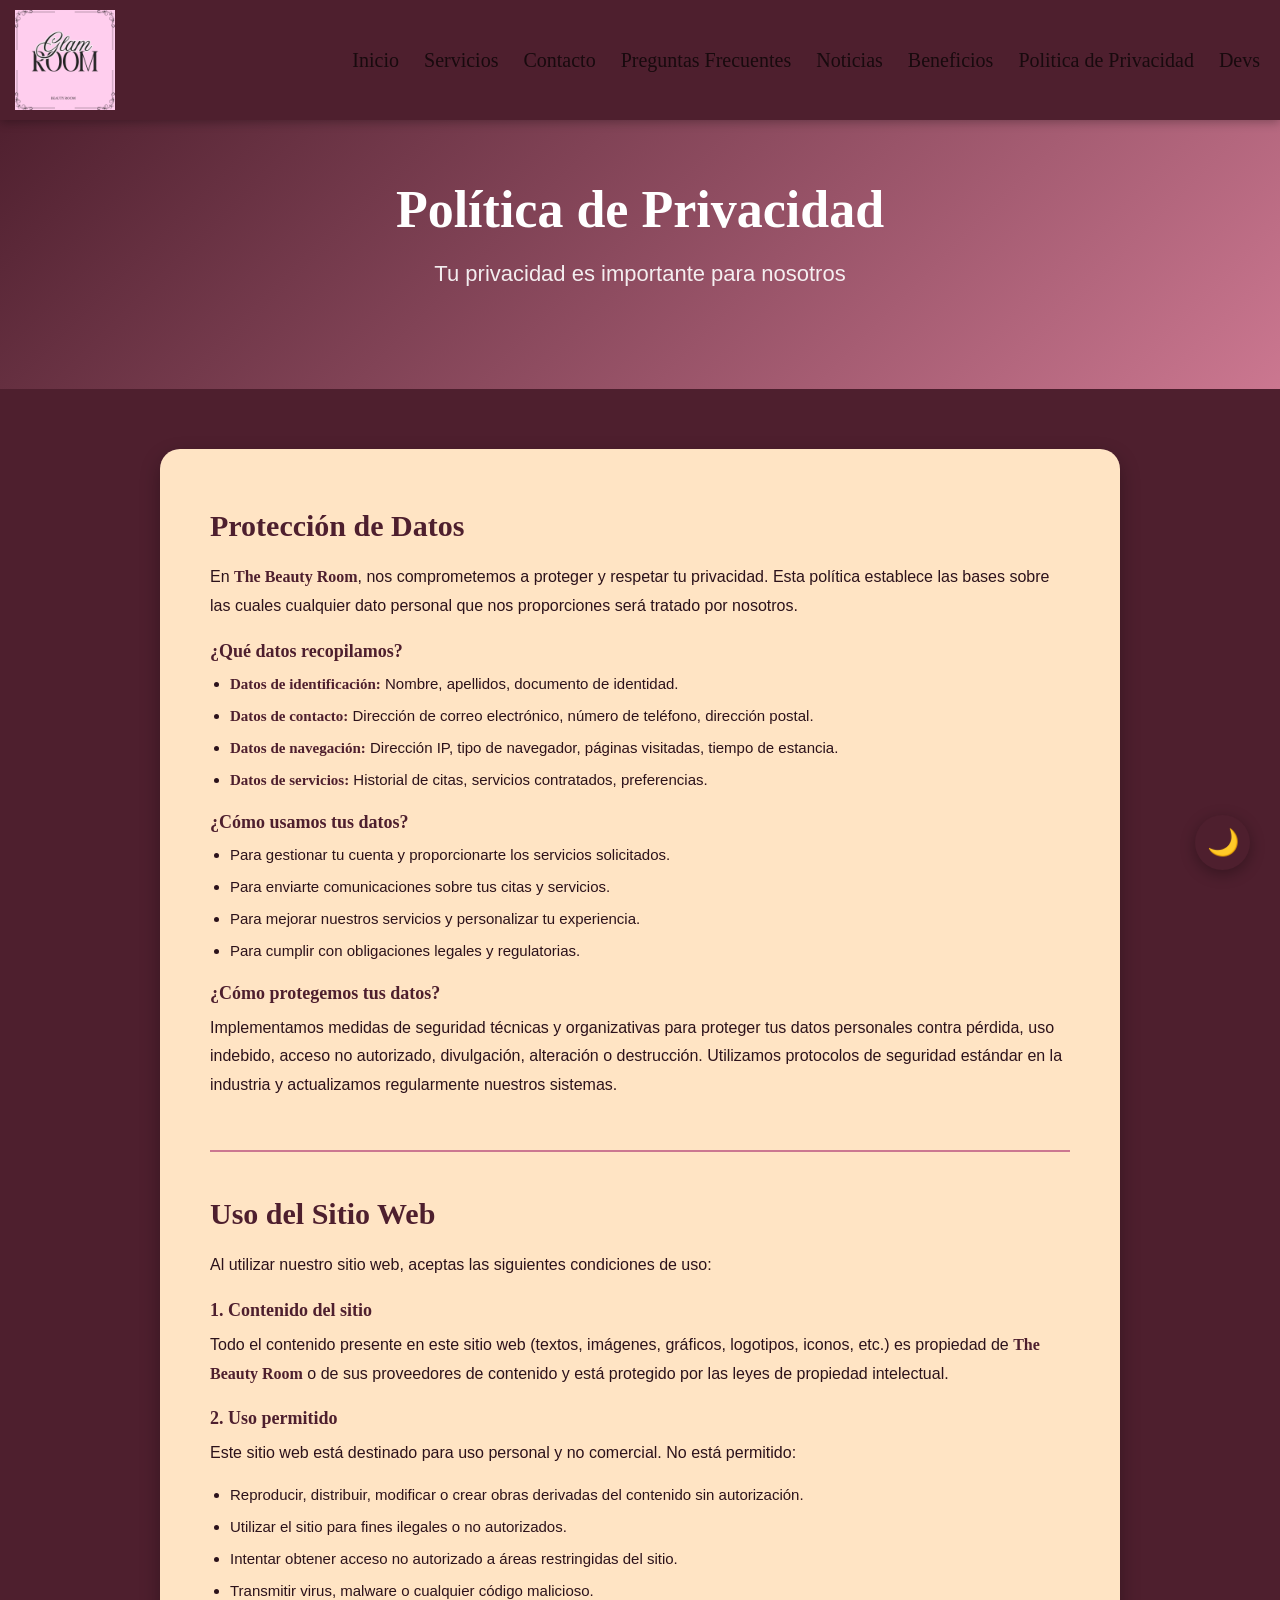
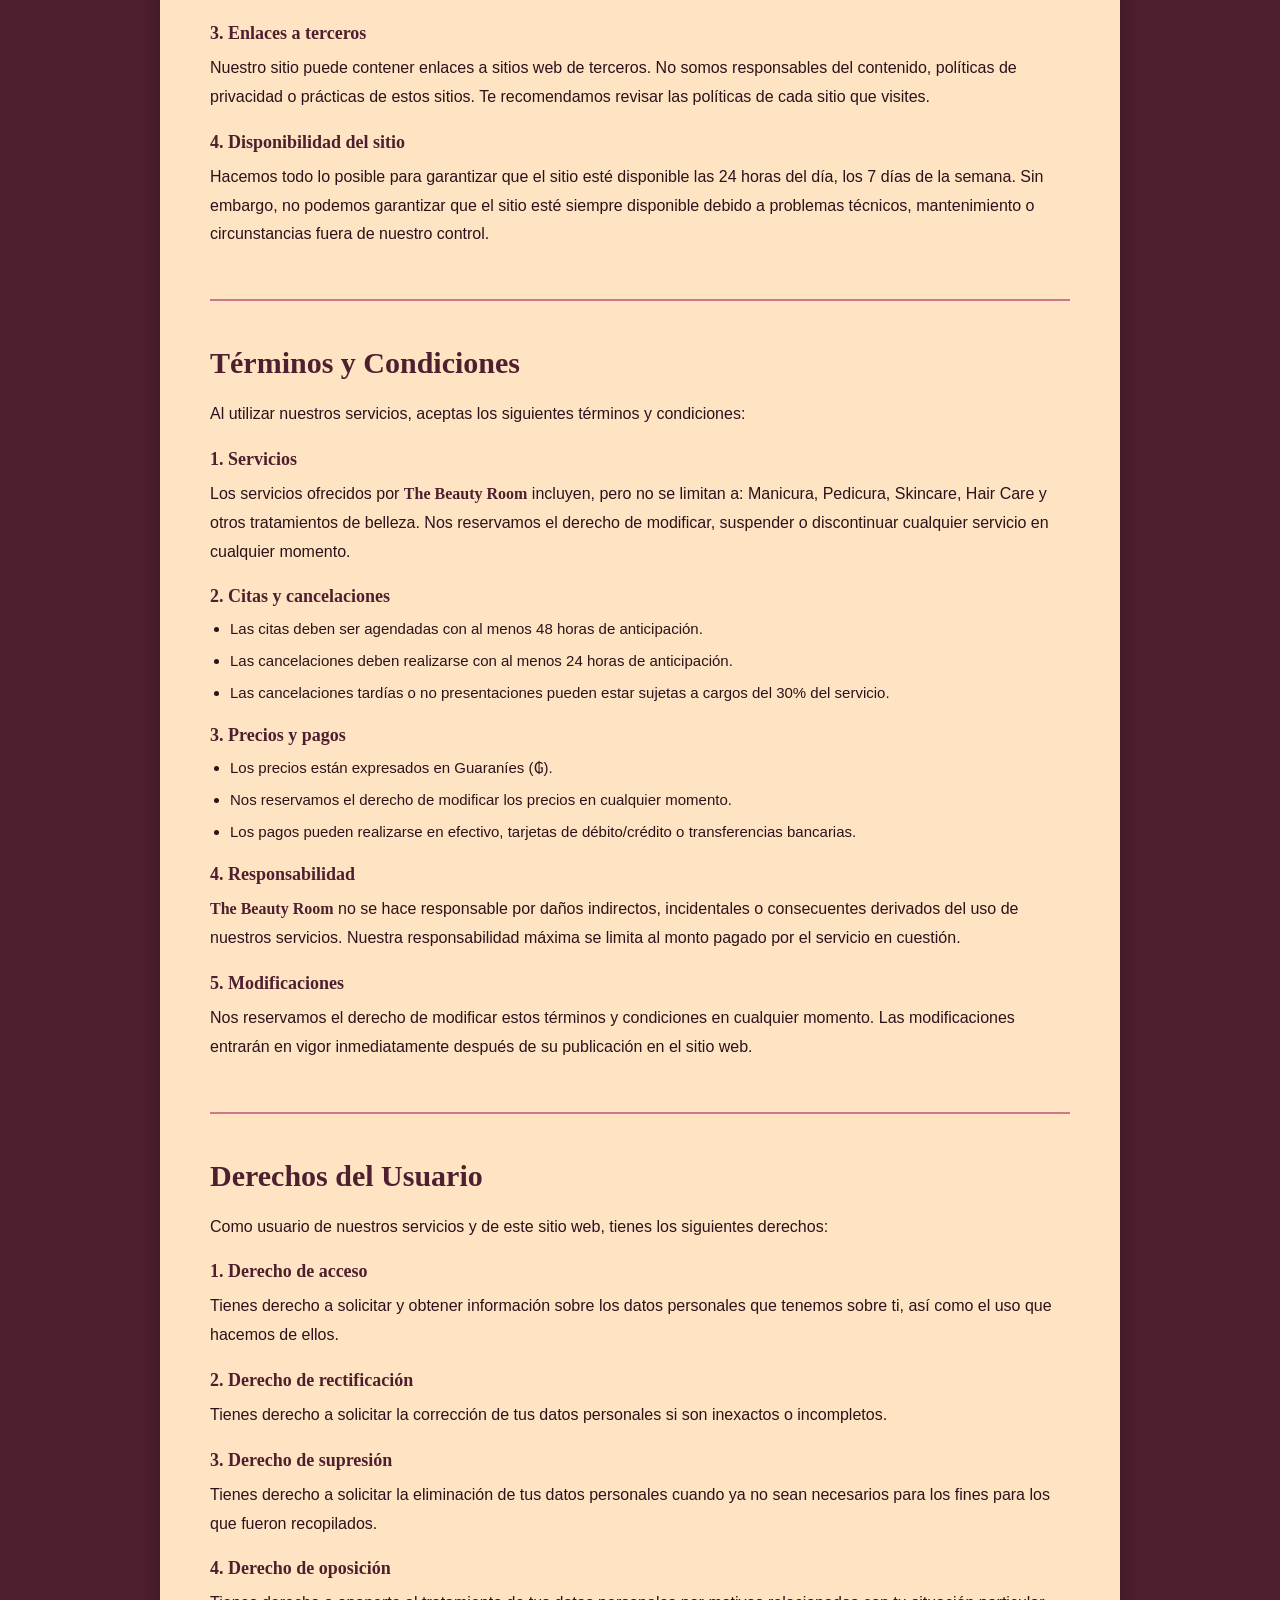
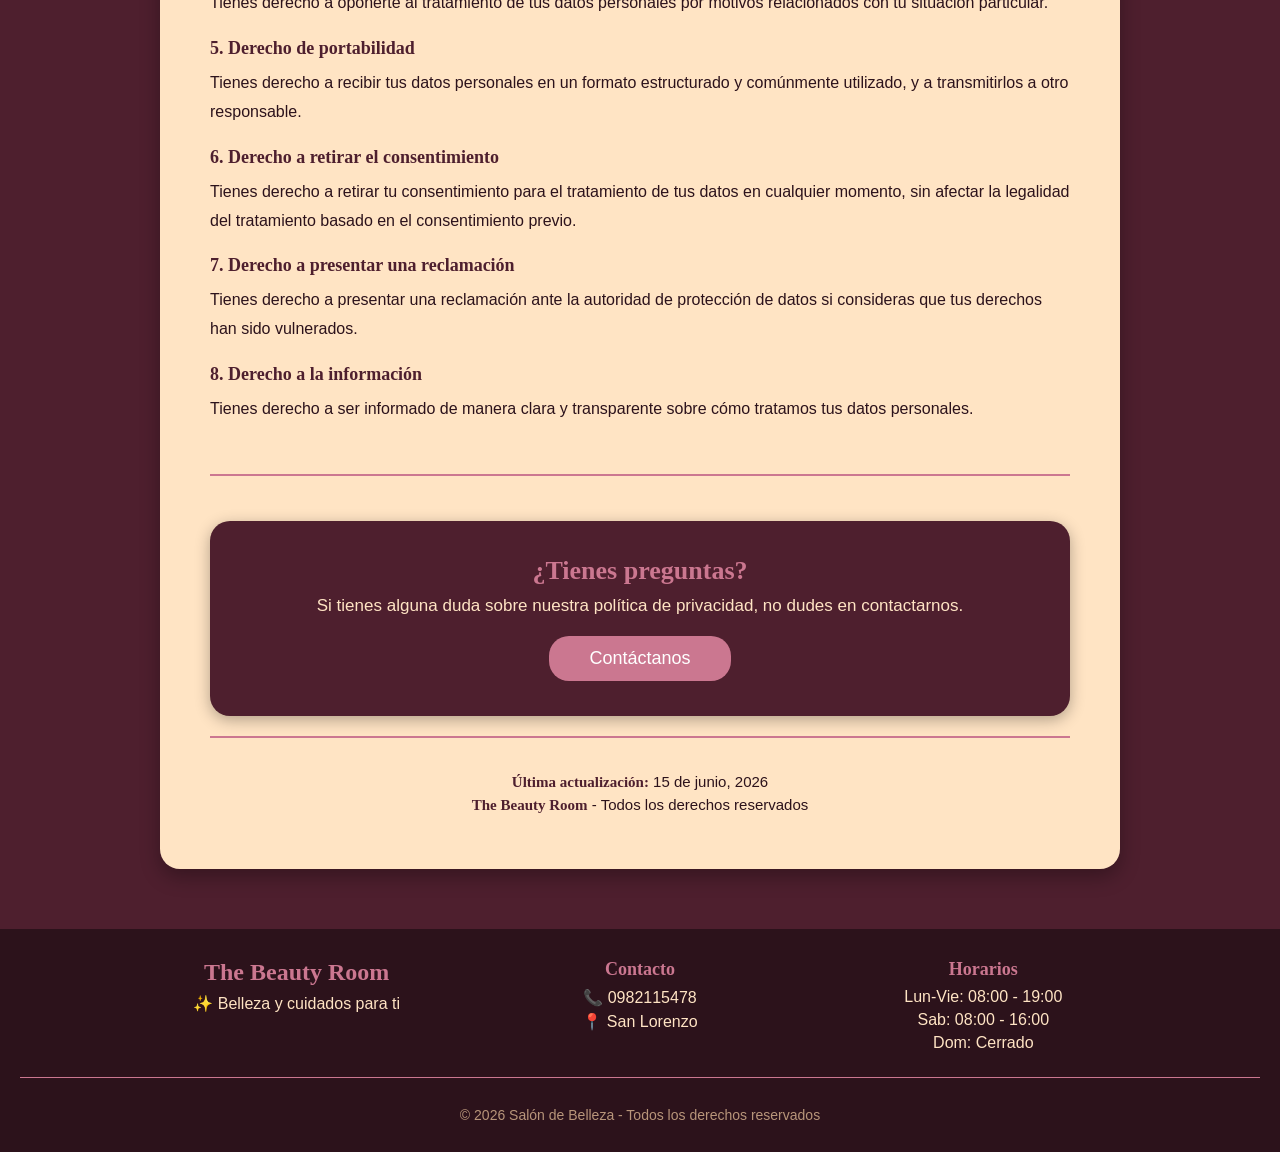
<file: politica.html>
<!DOCTYPE html>
<html lang="es">
<head>
    <meta charset="UTF-8">
    <meta name="viewport" content="width=device-width, initial-scale=1.0">
    <title>Política de Privacidad - The Beauty Room</title>
    <link rel="stylesheet" href="css/index.css">
    <link rel="stylesheet" href="css/politica.css">
</head>
<body>

<header>
    <img class="logon" src="img/logon.png" alt="Logo">
    <nav>
        <a href="index.html">Inicio</a>
        <a href="servicios.html">Servicios</a>
        <a href="formulario.html">Contacto</a>
        <a href="preguntas.html">Preguntas Frecuentes</a>
        <a href="noticias.html">Noticias</a>
        <a href="beneficios.html">Beneficios</a>
        <a href="politica.html">Politica de Privacidad</a>
        <a href="desarrollo.html">Devs</a>
    </nav>
</header>

<!-- ===== SECCIÓN HERO ===== -->
<section class="hero-politica">
    <div class="hero-contenido">
        <h1>Política de Privacidad</h1>
        <p>Tu privacidad es importante para nosotros</p>
    </div>
</section>

<!-- ===== POLÍTICA DE PRIVACIDAD ===== -->
<section id="politica-privacidad">
    <div class="container">
        <div class="politica-contenido">

            <!-- ===== PROTECCIÓN DE DATOS ===== -->
            <div class="politica-seccion">
                <div class="politica-icono"></div>
                <h2 class="politica-titulo">Protección de Datos</h2>
                <div class="politica-texto">
                    <p>En <strong>The Beauty Room</strong>, nos comprometemos a proteger y respetar tu privacidad. Esta política establece las bases sobre las cuales cualquier dato personal que nos proporciones será tratado por nosotros.</p>
                    
                    <h4>¿Qué datos recopilamos?</h4>
                    <ul>
                        <li><strong>Datos de identificación:</strong> Nombre, apellidos, documento de identidad.</li>
                        <li><strong>Datos de contacto:</strong> Dirección de correo electrónico, número de teléfono, dirección postal.</li>
                        <li><strong>Datos de navegación:</strong> Dirección IP, tipo de navegador, páginas visitadas, tiempo de estancia.</li>
                        <li><strong>Datos de servicios:</strong> Historial de citas, servicios contratados, preferencias.</li>
                    </ul>

                    <h4>¿Cómo usamos tus datos?</h4>
                    <ul>
                        <li>Para gestionar tu cuenta y proporcionarte los servicios solicitados.</li>
                        <li>Para enviarte comunicaciones sobre tus citas y servicios.</li>
                        <li>Para mejorar nuestros servicios y personalizar tu experiencia.</li>
                        <li>Para cumplir con obligaciones legales y regulatorias.</li>
                    </ul>

                    <h4>¿Cómo protegemos tus datos?</h4>
                    <p>Implementamos medidas de seguridad técnicas y organizativas para proteger tus datos personales contra pérdida, uso indebido, acceso no autorizado, divulgación, alteración o destrucción. Utilizamos protocolos de seguridad estándar en la industria y actualizamos regularmente nuestros sistemas.</p>
                </div>
            </div>

            <!-- ===== USO DEL SITIO WEB ===== -->
            <div class="politica-seccion">
                <div class="politica-icono"></div>
                <h2 class="politica-titulo">Uso del Sitio Web</h2>
                <div class="politica-texto">
                    <p>Al utilizar nuestro sitio web, aceptas las siguientes condiciones de uso:</p>
                    
                    <h4>1. Contenido del sitio</h4>
                    <p>Todo el contenido presente en este sitio web (textos, imágenes, gráficos, logotipos, iconos, etc.) es propiedad de <strong>The Beauty Room</strong> o de sus proveedores de contenido y está protegido por las leyes de propiedad intelectual.</p>

                    <h4>2. Uso permitido</h4>
                    <p>Este sitio web está destinado para uso personal y no comercial. No está permitido:</p>
                    <ul>
                        <li>Reproducir, distribuir, modificar o crear obras derivadas del contenido sin autorización.</li>
                        <li>Utilizar el sitio para fines ilegales o no autorizados.</li>
                        <li>Intentar obtener acceso no autorizado a áreas restringidas del sitio.</li>
                        <li>Transmitir virus, malware o cualquier código malicioso.</li>
                    </ul>

                    <h4>3. Enlaces a terceros</h4>
                    <p>Nuestro sitio puede contener enlaces a sitios web de terceros. No somos responsables del contenido, políticas de privacidad o prácticas de estos sitios. Te recomendamos revisar las políticas de cada sitio que visites.</p>

                    <h4>4. Disponibilidad del sitio</h4>
                    <p>Hacemos todo lo posible para garantizar que el sitio esté disponible las 24 horas del día, los 7 días de la semana. Sin embargo, no podemos garantizar que el sitio esté siempre disponible debido a problemas técnicos, mantenimiento o circunstancias fuera de nuestro control.</p>
                </div>
            </div>

            <!-- ===== TÉRMINOS Y CONDICIONES ===== -->
            <div class="politica-seccion">
                <div class="politica-icono"></div>
                <h2 class="politica-titulo">Términos y Condiciones</h2>
                <div class="politica-texto">
                    <p>Al utilizar nuestros servicios, aceptas los siguientes términos y condiciones:</p>

                    <h4>1. Servicios</h4>
                    <p>Los servicios ofrecidos por <strong>The Beauty Room</strong> incluyen, pero no se limitan a: Manicura, Pedicura, Skincare, Hair Care y otros tratamientos de belleza. Nos reservamos el derecho de modificar, suspender o discontinuar cualquier servicio en cualquier momento.</p>

                    <h4>2. Citas y cancelaciones</h4>
                    <ul>
                        <li>Las citas deben ser agendadas con al menos 48 horas de anticipación.</li>
                        <li>Las cancelaciones deben realizarse con al menos 24 horas de anticipación.</li>
                        <li>Las cancelaciones tardías o no presentaciones pueden estar sujetas a cargos del 30% del servicio.</li>
                    </ul>

                    <h4>3. Precios y pagos</h4>
                    <ul>
                        <li>Los precios están expresados en Guaraníes (₲).</li>
                        <li>Nos reservamos el derecho de modificar los precios en cualquier momento.</li>
                        <li>Los pagos pueden realizarse en efectivo, tarjetas de débito/crédito o transferencias bancarias.</li>
                    </ul>

                    <h4>4. Responsabilidad</h4>
                    <p><strong>The Beauty Room</strong> no se hace responsable por daños indirectos, incidentales o consecuentes derivados del uso de nuestros servicios. Nuestra responsabilidad máxima se limita al monto pagado por el servicio en cuestión.</p>

                    <h4>5. Modificaciones</h4>
                    <p>Nos reservamos el derecho de modificar estos términos y condiciones en cualquier momento. Las modificaciones entrarán en vigor inmediatamente después de su publicación en el sitio web.</p>
                </div>
            </div>

            <!-- ===== DERECHOS DEL USUARIO ===== -->
            <div class="politica-seccion">
                <div class="politica-icono"></div>
                <h2 class="politica-titulo">Derechos del Usuario</h2>
                <div class="politica-texto">
                    <p>Como usuario de nuestros servicios y de este sitio web, tienes los siguientes derechos:</p>

                    <h4>1. Derecho de acceso</h4>
                    <p>Tienes derecho a solicitar y obtener información sobre los datos personales que tenemos sobre ti, así como el uso que hacemos de ellos.</p>

                    <h4>2. Derecho de rectificación</h4>
                    <p>Tienes derecho a solicitar la corrección de tus datos personales si son inexactos o incompletos.</p>

                    <h4>3. Derecho de supresión</h4>
                    <p>Tienes derecho a solicitar la eliminación de tus datos personales cuando ya no sean necesarios para los fines para los que fueron recopilados.</p>

                    <h4>4. Derecho de oposición</h4>
                    <p>Tienes derecho a oponerte al tratamiento de tus datos personales por motivos relacionados con tu situación particular.</p>

                    <h4>5. Derecho de portabilidad</h4>
                    <p>Tienes derecho a recibir tus datos personales en un formato estructurado y comúnmente utilizado, y a transmitirlos a otro responsable.</p>

                    <h4>6. Derecho a retirar el consentimiento</h4>
                    <p>Tienes derecho a retirar tu consentimiento para el tratamiento de tus datos en cualquier momento, sin afectar la legalidad del tratamiento basado en el consentimiento previo.</p>

                    <h4>7. Derecho a presentar una reclamación</h4>
                    <p>Tienes derecho a presentar una reclamación ante la autoridad de protección de datos si consideras que tus derechos han sido vulnerados.</p>

                    <h4>8. Derecho a la información</h4>
                    <p>Tienes derecho a ser informado de manera clara y transparente sobre cómo tratamos tus datos personales.</p>
                </div>
            </div>

            <!-- ===== CONTACTO ===== -->
            <div class="politica-contacto">
                <div class="politica-contacto-card">
                    <h3>¿Tienes preguntas?</h3>
                    <p>Si tienes alguna duda sobre nuestra política de privacidad, no dudes en contactarnos.</p>
                    <a href="formulario.html" class="btn-contacto-politica">Contáctanos</a>
                </div>
            </div>

            <!-- ===== ACTUALIZACIÓN ===== -->
            <div class="politica-footer">
                <p><strong>Última actualización:</strong> 15 de junio, 2026</p>
                <p><strong>The Beauty Room</strong> - Todos los derechos reservados</p>
            </div>

        </div>
    </div>
</section>

<!-- ===== FOOTER ===== -->
<footer id="footer">
    <div class="footer-contenido">
        <div class="footer-columna">
            <h3>The Beauty Room</h3>
            <p>✨ Belleza y cuidados para ti</p>
        </div>
        <div class="footer-columna">
            <h4>Contacto</h4>
            <p>📞 0982115478</p>
            <p>📍 San Lorenzo</p>
        </div>
        <div class="footer-columna">
            <h4>Horarios</h4>
            <p>Lun-Vie: 08:00 - 19:00</p>
            <p>Sab: 08:00 - 16:00</p>
            <p>Dom: Cerrado</p>
        </div>
    </div>
    <div class="footer-copy">
        <p>© 2026 Salón de Belleza - Todos los derechos reservados</p>
    </div>
</footer>

<script src="js/politica.js"></script>
<script src="js/tema.js"></script>
</body>
</html>
</file>
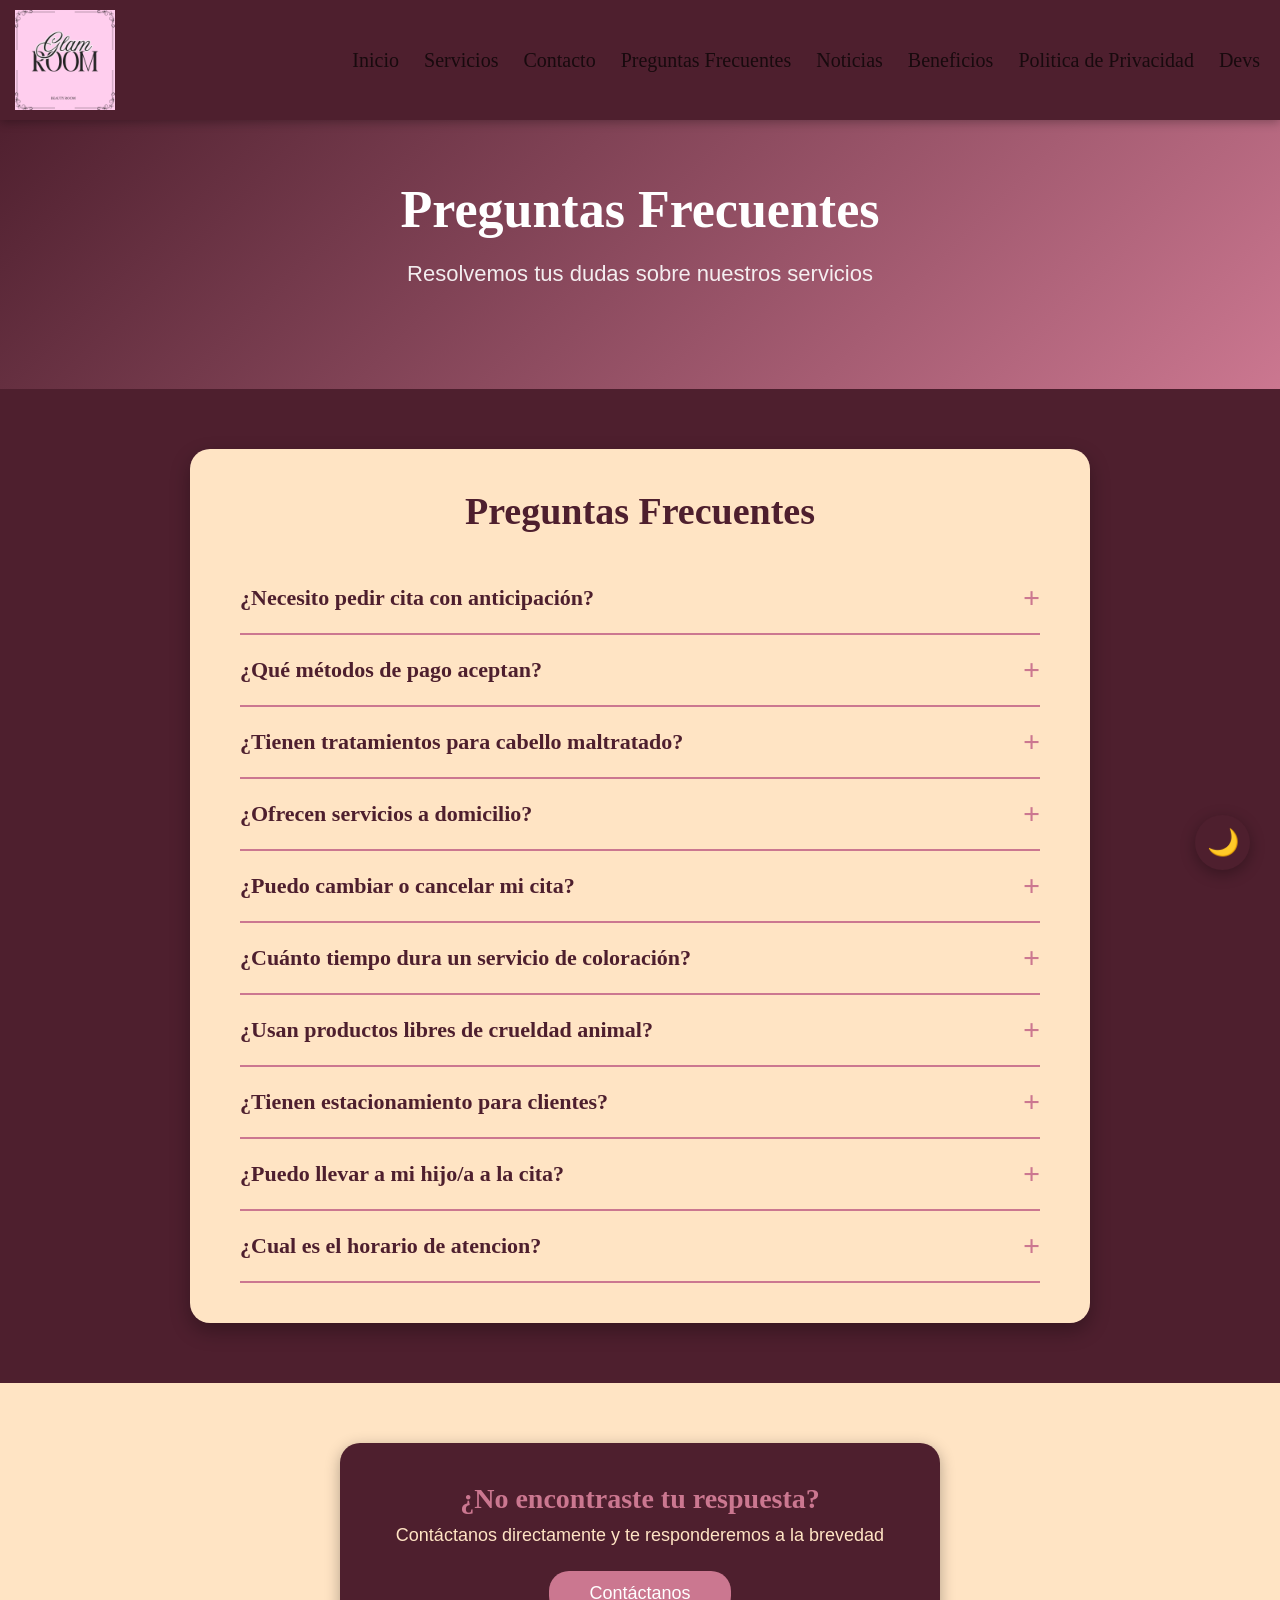
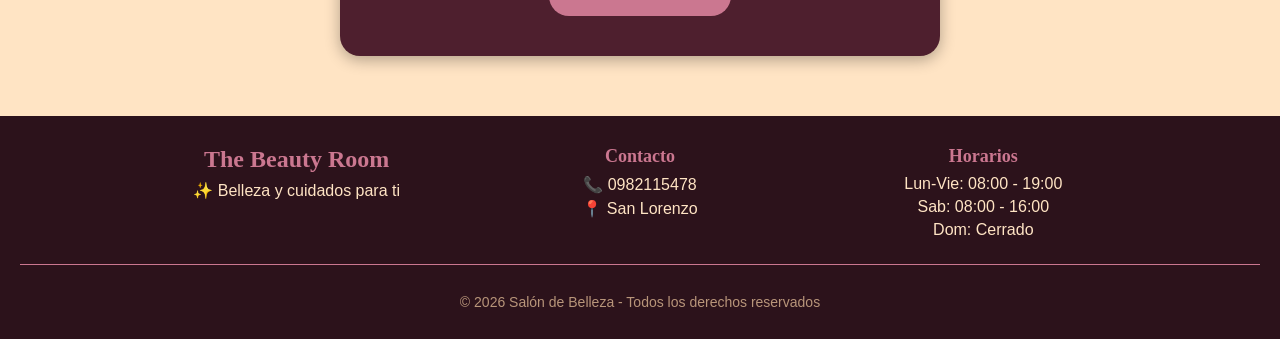
<file: preguntas.html>
<!DOCTYPE html>
<html lang="es">
<head>
    <meta charset="UTF-8">
    <meta name="viewport" content="width=device-width, initial-scale=1.0">
    <title>Preguntas Frecuentes - The Beauty Room</title>
    <link rel="stylesheet" href="css/index.css">
    <link rel="stylesheet" href="css/preguntas.css">
</head>
<body>

<header>
    <img class="logon" src="img/logon.png" alt="Logo">
    <nav>
        <a href="index.html">Inicio</a>
        <a href="servicios.html">Servicios</a>
        <a href="formulario.html">Contacto</a>
        <a href="preguntas.html">Preguntas Frecuentes</a>
        <a href="noticias.html">Noticias</a>
        <a href="beneficios.html">Beneficios</a>
        <a href="politica.html">Politica de Privacidad</a>
        <a href="desarrollo.html">Devs</a>
    </nav>
</header>

<!-- ===== SECCIÓN HERO ===== -->
<section class="hero-faq">
    <div class="hero-contenido">
        <h1>Preguntas Frecuentes</h1>
        <p>Resolvemos tus dudas sobre nuestros servicios</p>
    </div>
</section>

<!-- ===== PREGUNTAS FRECUENTES ===== -->
<section id="preguntas-frecuentes">
    <div class="contenedor-preguntas">
        <h2 class="titulo-preguntas">Preguntas Frecuentes</h2>
        
        <div class="pregunta-item">
            <div class="pregunta">¿Necesito pedir cita con anticipación?</div>
            <div class="respuesta">Sí, recomendamos agendar tu cita con al menos 48 horas de anticipación para garantizar disponibilidad. Puedes hacerlo por teléfono o a través de nuestras redes sociales.</div>
        </div>

        <div class="pregunta-item">
            <div class="pregunta">¿Qué métodos de pago aceptan?</div>
            <div class="respuesta">Aceptamos efectivo, tarjetas de débito y crédito tambien transferencias bancarias.</div>
        </div>

        <div class="pregunta-item">
            <div class="pregunta">¿Tienen tratamientos para cabello maltratado?</div>
            <div class="respuesta">Contamos con una línea especializada en reparación capilar. Nuestros estilistas evaluarán tu cabello y te recomendarán el mejor tratamiento.</div>
        </div>

        <div class="pregunta-item">
            <div class="pregunta">¿Ofrecen servicios a domicilio?</div>
            <div class="respuesta">No ofrecemos servicios a domilicio.</div>
        </div>

        <div class="pregunta-item">
            <div class="pregunta">¿Puedo cambiar o cancelar mi cita?</div>
            <div class="respuesta">Puedes cancelar o reprogramar sin costo hasta 24 horas antes. Pasado ese tiempo, se aplica un cargo del 30% del servicio.</div>
        </div>

        <div class="pregunta-item">
            <div class="pregunta">¿Cuánto tiempo dura un servicio de coloración?</div>
            <div class="respuesta">El tiempo varía según el tipo de tinte y el largo de tu cabello. En promedio, una coloración completa dura entre 2 y 3 horas. Te recomendamos consultar al momento de agendar.</div>
        </div>

        <div class="pregunta-item">
            <div class="pregunta">¿Usan productos libres de crueldad animal?</div>
            <div class="respuesta">Sí, todos nuestros productos son libres de crueldad animal y muchos son veganos. Nos preocupamos por el bienestar animal y el medio ambiente.</div>
        </div>

        <div class="pregunta-item">
            <div class="pregunta">¿Tienen estacionamiento para clientes?</div>
            <div class="respuesta">Contamos con estacionamiento gratuito para nuestras clientas. Hay lugares disponibles en la parte trasera del local.</div>
        </div>

        <div class="pregunta-item">
            <div class="pregunta">¿Puedo llevar a mi hijo/a a la cita?</div>
            <div class="respuesta">Entendemos que a veces es necesario. Contamos con una pequeña área de juegos para niños, pero te pedimos que estés atenta a ellos durante tu servicio.</div>
        </div>

        <div class="pregunta-item">
            <div class="pregunta">¿Cual es el horario de atencion?</div>
            <div class="respuesta">De 08:00 a.m a 12:00pm y 13:00pm a 19:00pm </div>
        </div>
    </div>
</section>
<!-- ===== SECCIÓN CONTACTO RÁPIDO ===== -->
<section id="contacto-rapido">
    <div class="container">
        <div class="contacto-rapido-card">
            <h3>¿No encontraste tu respuesta?</h3>
            <p>Contáctanos directamente y te responderemos a la brevedad</p>
            <a href="formulario.html" class="btn-contacto-rapido">Contáctanos</a>
        </div>
    </div>
</section>

<!-- ===== FOOTER ===== -->
<footer id="footer">
    <div class="footer-contenido">
        <div class="footer-columna">
            <h3>The Beauty Room</h3>
            <p>✨ Belleza y cuidados para ti</p>
        </div>
        <div class="footer-columna">
            <h4>Contacto</h4>
            <p>📞 0982115478</p>
            <p>📍 San Lorenzo</p>
        </div>
        <div class="footer-columna">
            <h4>Horarios</h4>
            <p>Lun-Vie: 08:00 - 19:00</p>
            <p>Sab: 08:00 - 16:00</p>
            <p>Dom: Cerrado</p>
        </div>
    </div>
    <div class="footer-copy">
        <p>© 2026 Salón de Belleza - Todos los derechos reservados</p>
    </div>
</footer>
<script src="js/tema.js"></script>
<script src="js/preguntas.js"></script>
</body>
</html>
</file>
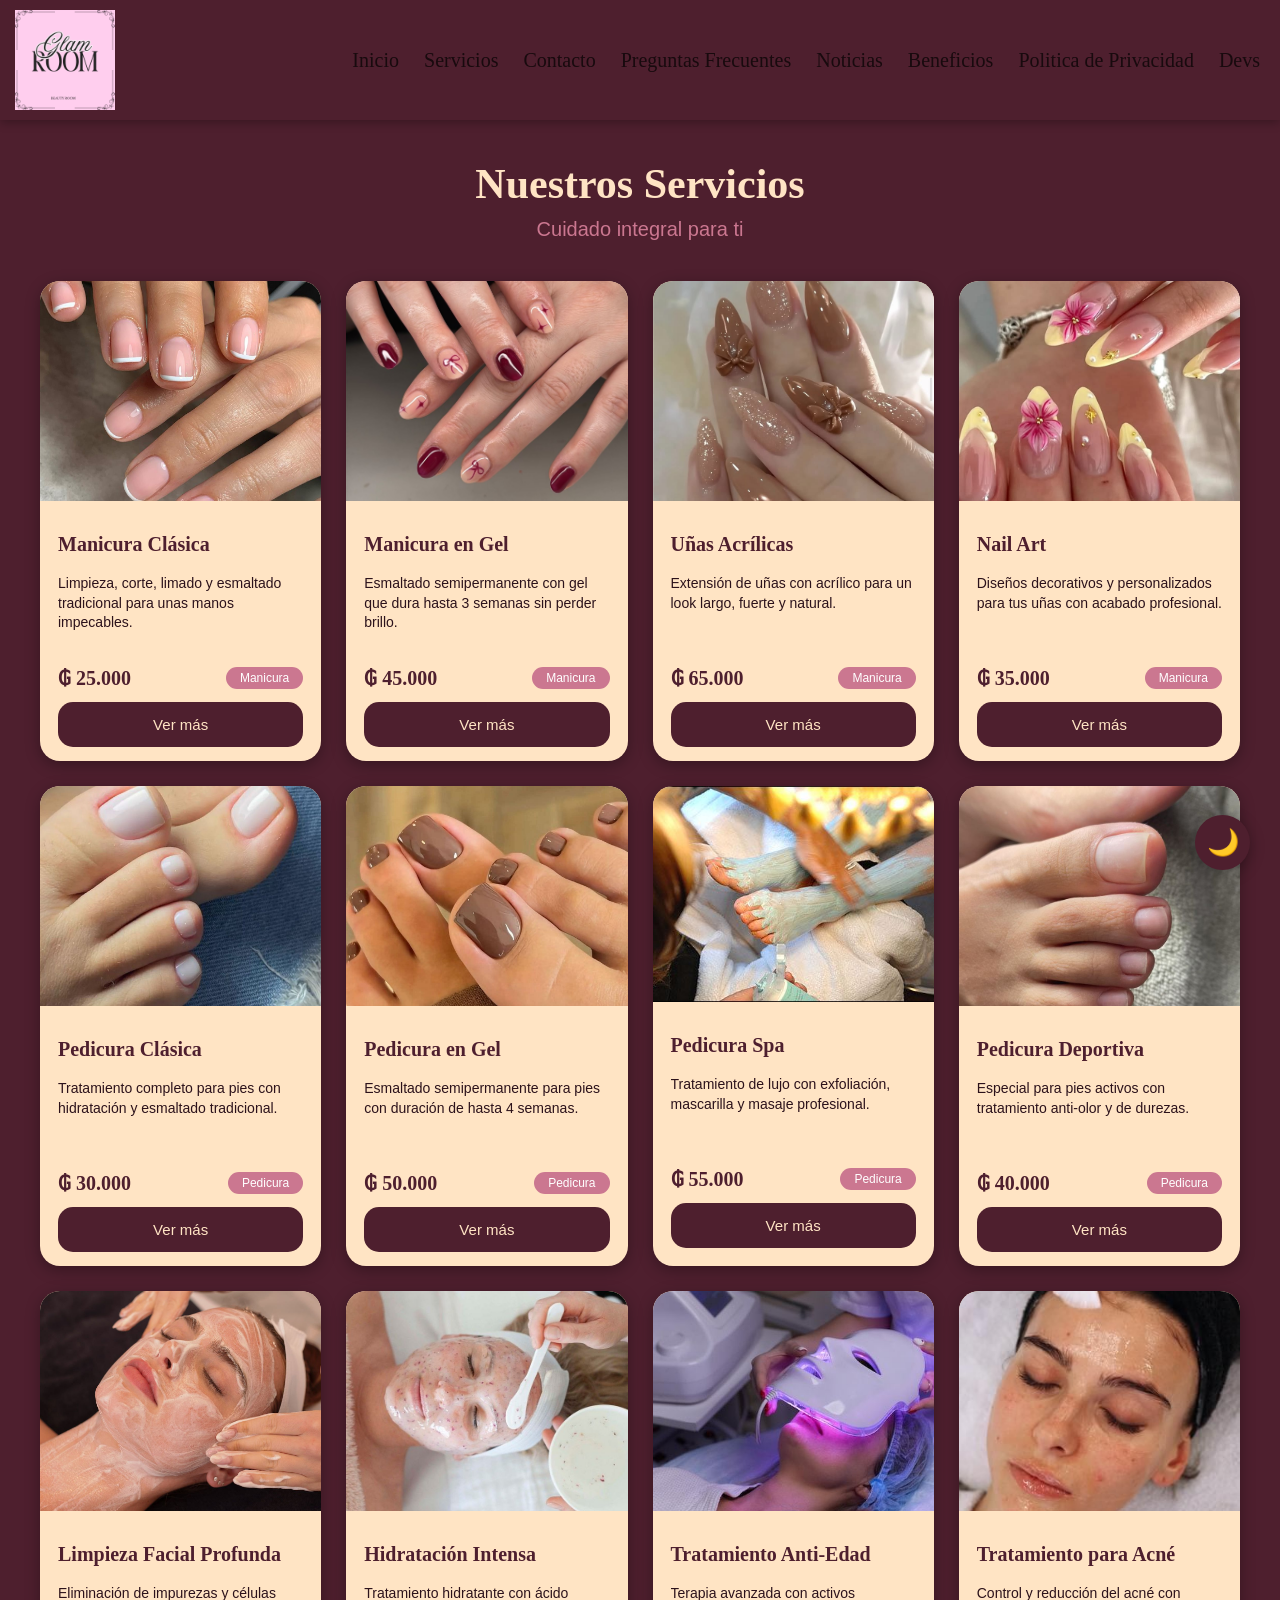
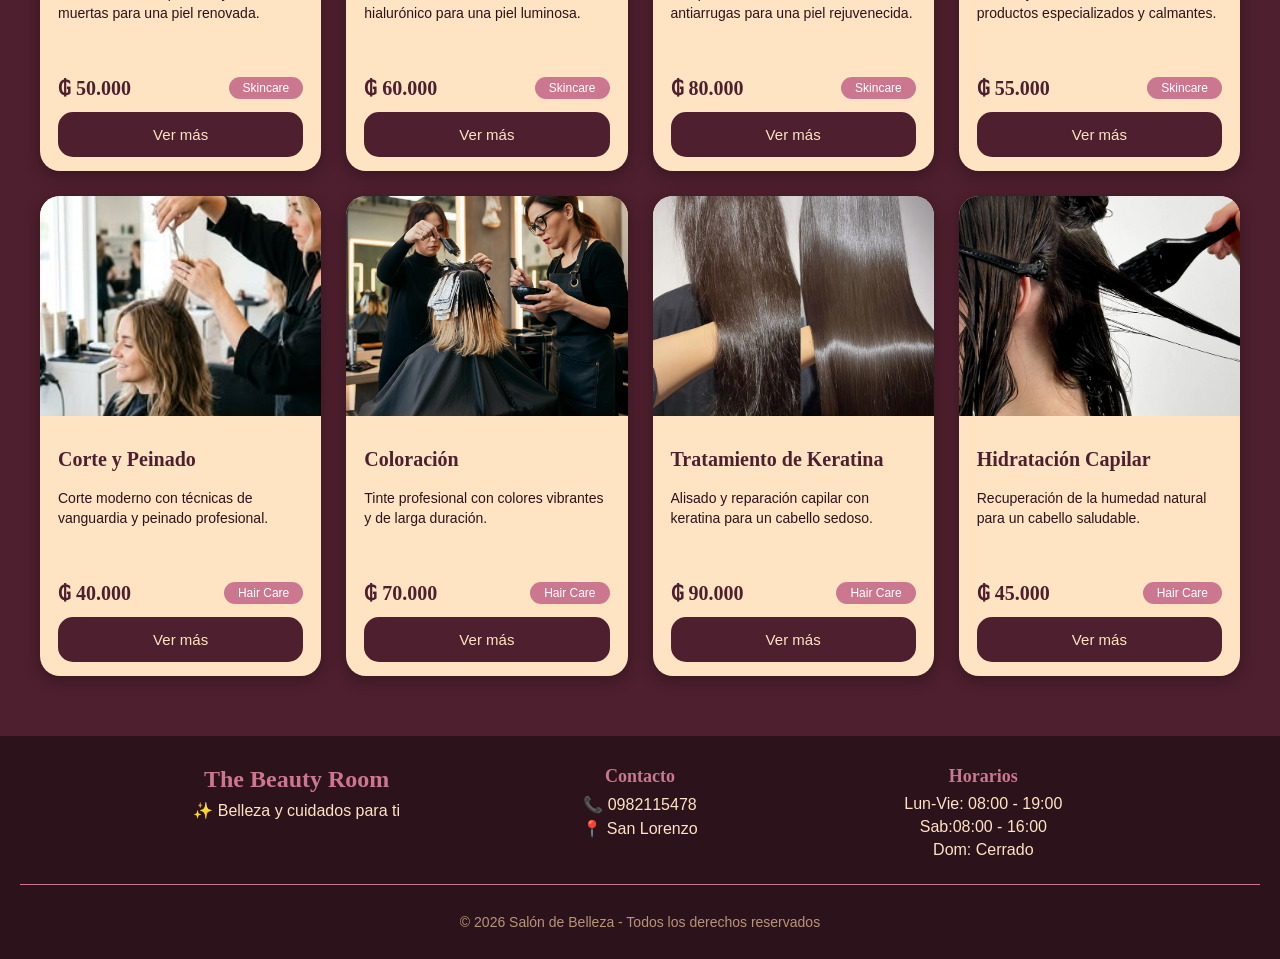
<file: servicios.html>
<!DOCTYPE html>
<html lang="es">
<head>
    <meta charset="UTF-8">
    <meta name="viewport" content="width=device-width, initial-scale=1.0">
    <title>Inicio</title>
    <link rel="stylesheet" href="css/index.css">
    <link rel="stylesheet" href="css/servicios.css">

</head>
<body>

<header>
    <img class="logon" src="img/logon.png" alt="">
    <nav>
       <a href="index.html">Inicio</a>
        <a href="servicios.html">Servicios</a>
        <a href="formulario.html">Contacto</a>
        <a href="preguntas.html">Preguntas Frecuentes</a>
        <a href="noticias.html">Noticias</a>
        <a href="beneficios.html">Beneficios</a>
        <a href="politica.html">Politica de Privacidad</a>
        <a href="desarrollo.html">Devs</a>
    </nav>
</header>

    <!-- SECCIÓN SERVICIOS -->
<section id="servicios">
    <div class="servicios-container">
        <h2 class="servicios-titulo">Nuestros Servicios</h2>
        <p class="servicios-subtitulo">Cuidado integral para ti</p>
        <div id="servicios-grid"></div>
    </div>
</section>

<!-- MODAL PARA SERVICIOS -->
<div id="modal-servicio" class="modal-servicio">
    <div class="modal-servicio-contenido">
        <span class="modal-servicio-cerrar">&times;</span>
        <div id="modal-servicio-body"></div>
    </div>
</div>


<!-- FOOTER -->
<footer id="footer">
    <div class="footer-contenido">
        <div class="footer-columna">
            <h3>The Beauty Room</h3>
            <p>✨ Belleza y cuidados para ti</p>
        </div>
        
        <div class="footer-columna">
            <h4>Contacto</h4>
            <p>📞 0982115478</p>
            <p>📍 San Lorenzo</p>
        </div>
        
        <div class="footer-columna">
            <h4>Horarios</h4>
            <p>Lun-Vie: 08:00 - 19:00</p>
            <p>Sab:08:00 - 16:00</p>
            <p>Dom: Cerrado</p>
        </div>
    </div>
    
    <div class="footer-copy">
        <p>© 2026 Salón de Belleza - Todos los derechos reservados</p>
    </div>
</footer>

<!-- MODAL PARA IMÁGENES -->
<div id="modal-imagen" class="modal">
    <span class="modal-cerrar">&times;</span>
    <img class="modal-contenido" id="modal-img">
    <div id="modal-pie"></div>
</div>

<!-- MODAL PARA SERVICIOS -->
<div id="modal-servicio" class="modal-servicio">
    <div class="modal-servicio-contenido">
        <span class="modal-servicio-cerrar">&times;</span>
        <div id="modal-servicio-body"></div>
    </div>
</div>

    <!--Scripts-->
    <script src="js/categoria.js"></script>
    <script src="js/servicios.js"></script>
    <script src="js/tema.js"></script>

</body>
</html>
</file>
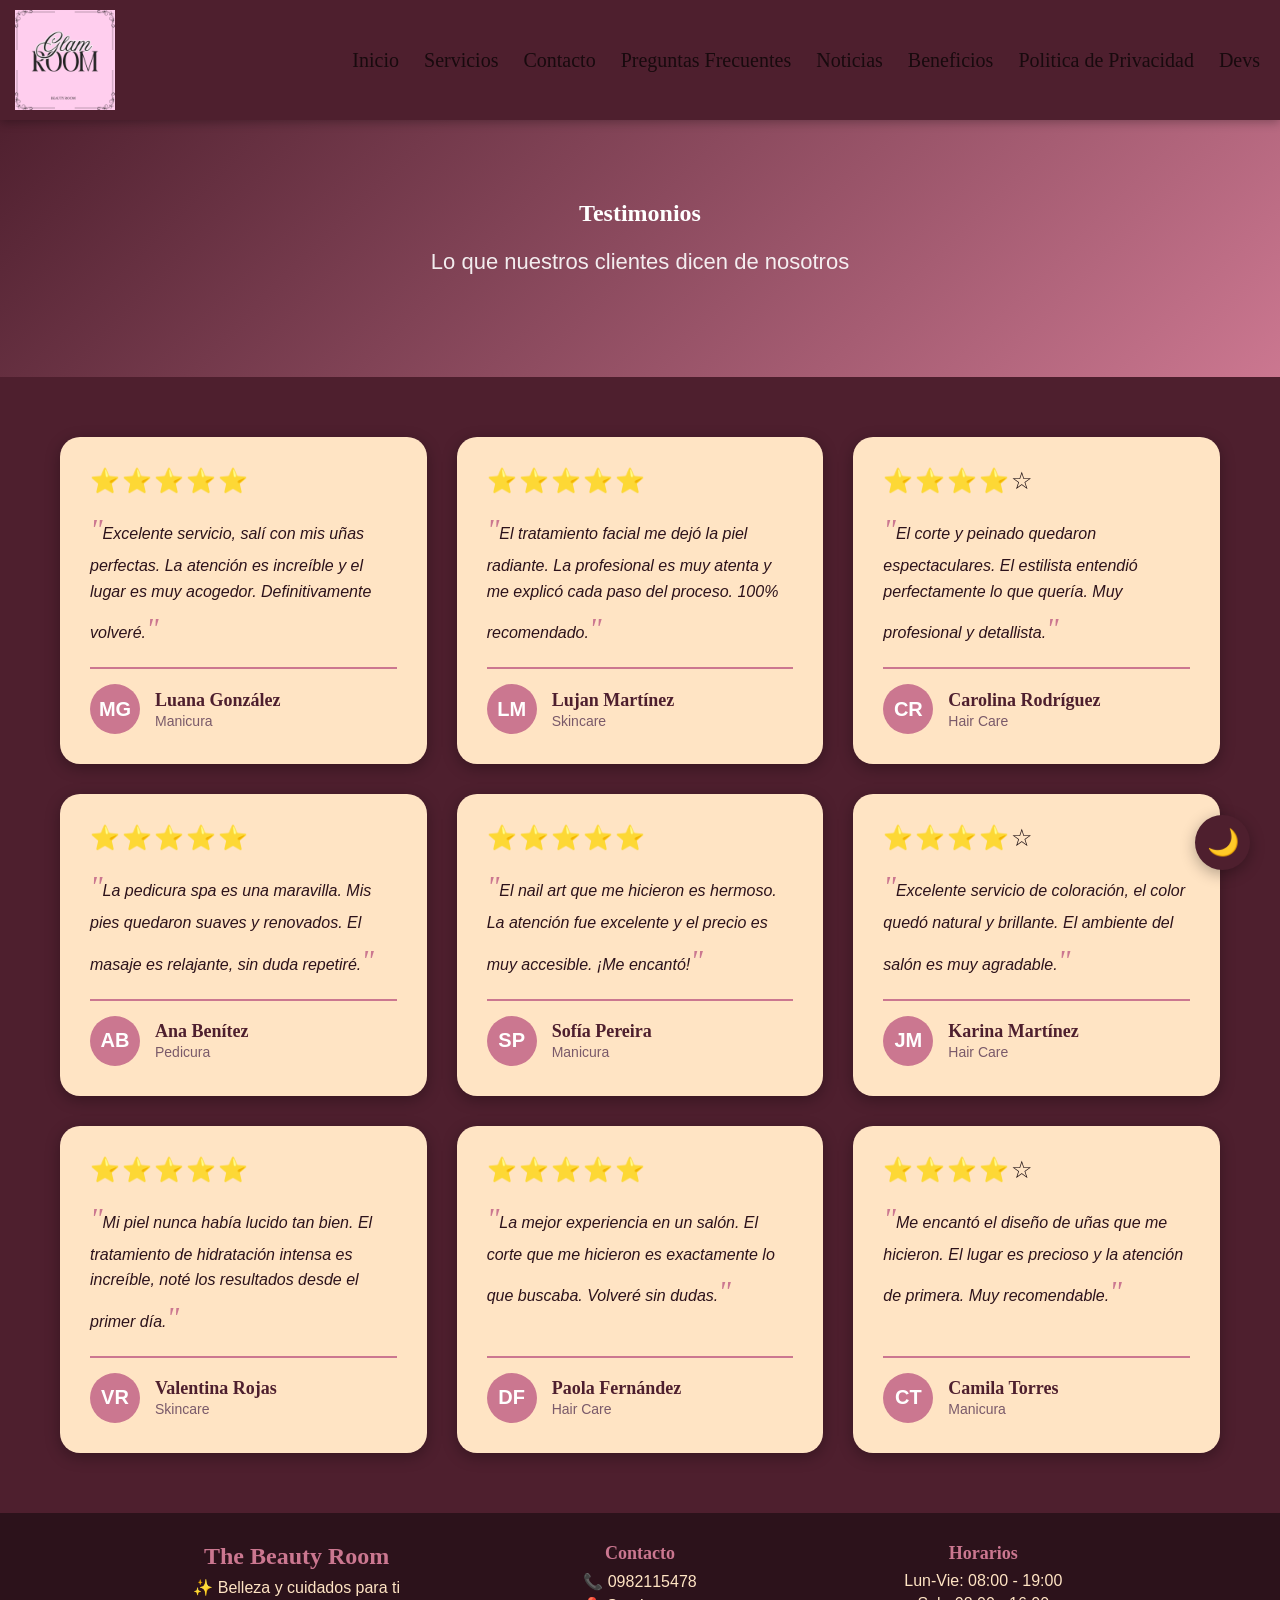
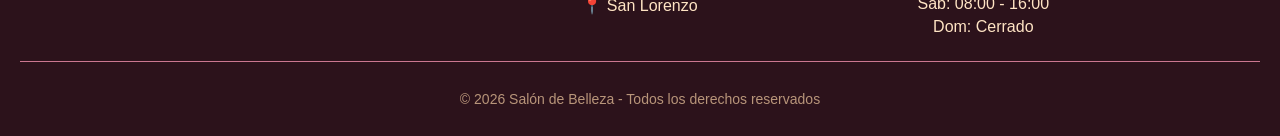
<file: testimonios.html>
<!DOCTYPE html>
<html lang="es">
<head>
    <meta charset="UTF-8">
    <meta name="viewport" content="width=device-width, initial-scale=1.0">
    <title>Testimonios - The Beauty Room</title>
    <link rel="stylesheet" href="css/index.css">
    <link rel="stylesheet" href="css/testimonios.css">
</head>
<body>

<header>
    <img class="logon" src="img/logon.png" alt="Logo">
    <nav>
        <a href="index.html">Inicio</a>
        <a href="servicios.html">Servicios</a>
        <a href="formulario.html">Contacto</a>
        <a href="preguntas.html">Preguntas Frecuentes</a>
        <a href="noticias.html">Noticias</a>
        <a href="beneficios.html">Beneficios</a>
        <a href="politica.html">Politica de Privacidad</a>
        <a href="desarrollo.html">Devs</a>
    </nav>
</header>


<!-- ===== SECCIÓN HERO ===== -->
<section class="hero-testimonios">
    <div class="hero-contenido">
        <h2>Testimonios</h2>
        <p>Lo que nuestros clientes dicen de nosotros</p>
    </div>
</section>

<!-- ===== TESTIMONIOS ===== -->
<section id="testimonios-destacados">
    <div class="container">
        
        <div class="testimonios-grid" id="testimonios-grid">
            <!-- Los testimonios se generan con JavaScript -->
        </div>
    </div>
</section>

<!-- ===== FOOTER ===== -->
<footer id="footer">
    <div class="footer-contenido">
        <div class="footer-columna">
            <h3>The Beauty Room</h3>
            <p>✨ Belleza y cuidados para ti</p>
        </div>
        <div class="footer-columna">
            <h4>Contacto</h4>
            <p>📞 0982115478</p>
            <p>📍 San Lorenzo</p>
        </div>
        <div class="footer-columna">
            <h4>Horarios</h4>
            <p>Lun-Vie: 08:00 - 19:00</p>
            <p>Sab: 08:00 - 16:00</p>
            <p>Dom: Cerrado</p>
        </div>
    </div>
    <div class="footer-copy">
        <p>© 2026 Salón de Belleza - Todos los derechos reservados</p>
    </div>
</footer>
<script src="js/tema.js"></script>
<script src="js/testimonios.js"></script>
</body>
</html>
</file>
<file: css/index.css>
* {
    font-family: serif;
}

body {
    margin: 0;
    background-color: #4e1f2e;
    padding-top: 100px; /* Espacio para el header fijo */
}

.logon {
    width: 100px;
    flex-shrink: 0;
}

header {
    display: flex;
    align-items: center;
    justify-content: space-between;
    padding: 10px 15px;
    background-color: #4e1f2e;
    position: fixed;
    top: 0;
    left: 0;
    right: 0;
    z-index: 1000;
    box-shadow: 0 2px 10px rgba(0, 0, 0, 0.3);
    min-height: 80px;
    width: 100%;
    box-sizing: border-box;
}

nav {
    display: flex;
    gap: 15px;
    flex-wrap: nowrap;
    align-items: center;
}

nav a {
    color: rgb(7, 0, 10);
    text-decoration: none;
    font-size: 20px;
    padding: 5px;
    white-space: nowrap;
}

nav a:hover {
    transition: 0.5s;
    color: #CB7790;
    background-color: aliceblue;
    border-radius: 20px;
}

/*banner*/
.banner {
    background-image: url('../img/banner.png');
    background-size: cover;
    background-position: center;
    background-repeat: no-repeat;
    width: 100%;
    height: 600px;
    display: flex;
    justify-content: center;
    align-items: center;
}

.btnpro {
    color: #180a0e;
    background-color: rgb(255, 219, 199);
    font-size: 25px;
    border-radius: 20px;
    margin-top: 240px;
    padding: 15px;
    display: flex;
    justify-content: center;
    align-items: center;
    gap: 5px;
}

.btnpro:hover {
    transition: 0.5s;
    transform: scale(1.1);
    box-shadow: 2px 2px 10px 10px rgb(49, 30, 9);
}

.icono {
    width: 25px;
}

/*Categoria*/
#categoria {
    display: grid;
    grid-template-columns: repeat(4, 1fr);
    justify-items: center;
}

.imagenes {
    width: 250px;
}

.caja-categoria div h3 {
    margin: 0;
}

.separador {
    background-color: bisque;
    text-align: center;
}

.presentacion {
    background-color: bisque;
    padding: 250px;
}

.presentacion h2 {
    font-size: 35px;
}

.contenido {
    display: flex;
    flex-direction: column;
    gap: 10px;
}

.presentacion h4 {
    font-size: 20px;
    font-family: Arial, Helvetica, sans-serif;
}

.caja-presentacion {
    background: rgb(184, 155, 101);
    padding: 50px;
}

#galeria {
    display: grid;
    grid-template-columns: repeat(4, 1fr);
    justify-items: center;
    gap: 50px;
}

.ver-servicio {
    background-color: wheat;
    font-size: 20px;
    border-radius: 20px;
    width: 150px;
    margin: 0 50px;
}

.ver-servicio:hover {
    transition: 0.5s;
    transform: scale(1.1);
    box-shadow: 2px 2px 4px 4px rgb(0, 0, 0);
}

/* ===== SERVICIOS - CON TARJETAS MÁS LARGAS ===== */
#servicios {
    background-color: #4e1f2e;
    padding: 60px 20px;
}

.servicios-container {
    max-width: 1200px;
    margin: 0 auto;
}

.servicios-titulo {
    text-align: center;
    font-size: 42px;
    color: bisque;
    margin: 0 0 10px 0;
}

.servicios-subtitulo {
    text-align: center;
    font-size: 20px;
    color: #CB7790;
    margin: 0 0 40px 0;
    font-family: Arial, Helvetica, sans-serif;
}

#servicios-grid {
    display: grid;
    grid-template-columns: repeat(4, 1fr);
    gap: 25px;
}

.servicio-card {
    background-color: bisque;
    border-radius: 20px;
    overflow: hidden;
    box-shadow: 0 4px 15px rgba(0, 0, 0, 0.3);
    transition: transform 0.3s, box-shadow 0.3s;
    display: flex;
    flex-direction: column;
    height: 480px; /* ALTURA MÁS LARGA */
}

.servicio-card:hover {
    transform: translateY(-5px);
    box-shadow: 0 8px 25px rgba(0, 0, 0, 0.5);
}

.servicio-imagen {
    width: 100%;
    height: 230px; /* IMAGEN MÁS ALTA */
    object-fit: cover;
    display: block;
}

.servicio-info {
    padding: 18px;
    display: flex;
    flex-direction: column;
    flex: 1;
}

.servicio-nombre {
    font-size: 20px;
    color: #4e1f2e;
    margin: 0 0 5px 0;
    height: 50px;
    display: flex;
    align-items: center;
}

.servicio-descripcion {
    font-size: 14px;
    color: #2c121b;
    margin: 0 0 12px 0;
    font-family: Arial, Helvetica, sans-serif;
    line-height: 1.6;
    height: 80px; /* DESCRIPCIÓN MÁS LARGA */
    overflow: hidden;
}

.servicio-detalles {
    display: flex;
    justify-content: space-between;
    align-items: center;
    margin-bottom: 12px;
    flex-wrap: wrap;
    gap: 5px;
}

.servicio-precio {
    font-size: 20px;
    font-weight: bold;
    color: #4e1f2e;
}

.servicio-categoria {
    background-color: #CB7790;
    color: white;
    padding: 4px 14px;
    border-radius: 20px;
    font-size: 12px;
    font-family: Arial, Helvetica, sans-serif;
}

.btn-ver-mas {
    background-color: #4e1f2e;
    color: bisque;
    border: none;
    padding: 10px 20px;
    border-radius: 15px;
    font-size: 15px;
    cursor: pointer;
    width: 100%;
    transition: 0.3s;
    font-family: Arial, Helvetica, sans-serif;
    height: 45px;
    margin-top: auto;
}

.btn-ver-mas:hover {
    background-color: #CB7790;
    transform: scale(1.02);
}

/* PREGUNTAS FRECUENTES */
#preguntas-frecuentes {
    background-color: #4e1f2e;
    padding: 60px 20px;
}

.contenedor-preguntas {
    max-width: 900px;
    margin: 0 auto;
    background-color: bisque;
    padding: 40px 50px;
    border-radius: 20px;
    box-shadow: 0 8px 20px rgba(0, 0, 0, 0.3);
}

.titulo-preguntas {
    text-align: center;
    font-size: 38px;
    color: #4e1f2e;
    margin-top: 0;
    margin-bottom: 30px;
}

.pregunta-item {
    border-bottom: 2px solid #CB7790;
    padding: 18px 0;
}

.pregunta-item:last-child {
    border-bottom: none;
}

.pregunta {
    font-size: 22px;
    font-weight: bold;
    color: #4e1f2e;
    cursor: pointer;
    display: flex;
    justify-content: space-between;
    align-items: center;
}

.pregunta::after {
    content: "+";
    font-size: 30px;
    color: #CB7790;
}

.respuesta {
    font-size: 18px;
    color: #2c121b;
    margin-top: 10px;
    padding-left: 10px;
    border-left: 4px solid #CB7790;
    font-family: Arial, Helvetica, sans-serif;
    display: none;
}

.pregunta-item.active .respuesta {
    display: block;
}

.pregunta-item.active .pregunta::after {
    content: "−";
}

.pregunta-item:hover .pregunta {
    color: #CB7790;
    transition: 0.3s;
}

/* FOOTER */
#footer {
    background-color: #2c121b;
    padding: 30px 20px 15px;
    color: bisque;
}

.footer-contenido {
    max-width: 1000px;
    margin: 0 auto;
    display: grid;
    grid-template-columns: repeat(3, 1fr);
    gap: 30px;
    text-align: center;
}

.footer-columna h3 {
    color: #CB7790;
    font-size: 24px;
    margin: 0 0 8px 0;
}

.footer-columna h4 {
    color: #CB7790;
    font-size: 18px;
    margin: 0 0 8px 0;
}

.footer-columna p {
    margin: 5px 0;
    font-size: 16px;
    font-family: Arial, Helvetica, sans-serif;
}

.footer-copy {
    text-align: center;
    border-top: 1px solid #CB7790;
    padding-top: 15px;
    margin-top: 20px;
}

.footer-copy p {
    font-size: 14px;
    font-family: Arial, Helvetica, sans-serif;
    color: #b8957a;
}

/* ============================================
   MEDIA QUERIES
   ============================================ */

/* Tablets y móviles grandes (hasta 1024px) */
@media screen and (max-width: 1024px) {
    body {
        padding-top: 140px;
    }

    header {
        flex-direction: column;
        gap: 15px;
        min-height: 120px;
    }

    nav {
        flex-wrap: wrap;
        justify-content: center;
        gap: 10px;
    }

    nav a {
        font-size: 24px;
        padding: 8px 12px;
    }

    .banner {
        height: 400px;
    }

    .btnpro {
        margin-top: 180px;
        font-size: 20px;
        padding: 12px;
    }

    #categoria {
        grid-template-columns: repeat(2, 1fr);
        gap: 20px;
        padding: 20px;
    }

    .imagenes {
        width: 200px;
    }

    .titulos {
        font-size: 28px !important;
    }

    .caja-categoria h1 {
        font-size: 28px !important;
    }

    .presentacion {
        padding: 80px 30px;
    }

    .presentacion h2 {
        font-size: 28px;
    }

    #galeria {
        grid-template-columns: repeat(2, 1fr);
        gap: 30px;
        padding: 20px;
    }

    #servicios-grid {
        grid-template-columns: repeat(2, 1fr);
        gap: 20px;
    }

    .servicio-card {
        height: 420px; /* TABLET MÁS LARGO */
    }

    .contenedor-preguntas {
        padding: 30px;
    }

    .titulo-preguntas {
        font-size: 28px;
    }

    .pregunta {
        font-size: 20px;
    }

    .respuesta {
        font-size: 16px;
    }
}

/* Móviles (hasta 768px) */
@media screen and (max-width: 768px) {
    body {
        padding-top: 120px;
    }

    header {
        padding: 8px 10px;
        flex-wrap: wrap;
        justify-content: center;
        gap: 5px;
        min-height: 70px;
    }

    .logon {
        width: 80px;
        flex-shrink: 0;
    }

    nav {
        flex-wrap: wrap;
        justify-content: center;
        gap: 8px;
    }

    nav a {
        font-size: 18px;
        padding: 5px 10px;
    }

    .banner {
        height: 300px;
    }

    .btnpro {
        margin-top: 130px;
        font-size: 16px;
        padding: 10px 15px;
    }

    .icono {
        width: 20px;
    }

    #categoria {
        grid-template-columns: repeat(4, 1fr);
        gap: 10px;
        padding: 15px;
    }

    .imagenes {
        width: 100%;
        max-width: 130px;
    }

    .titulos {
        font-size: 18px !important;
    }

    .caja-categoria h1 {
        font-size: 18px !important;
    }

    .caja-categoria div h3 {
        font-size: 14px;
    }

    .presentacion {
        padding: 40px 20px;
    }

    .presentacion h2 {
        font-size: 20px;
    }

    .presentacion h4 {
        font-size: 16px;
    }

    .caja-presentacion {
        padding: 30px;
    }

    #galeria {
        grid-template-columns: repeat(5, 1fr);
        gap: 15px;
        padding: 15px;
    }

    .ver-servicio {
        width: 100%;
        font-size: 14px;
        margin: 0;
        padding: 8px 5px;
        text-align: center;
    }

    #servicios-grid {
        grid-template-columns: 1fr 1fr;
        gap: 15px;
    }

    .servicio-card {
        height: 370px; /* MÓVIL MÁS LARGO */
    }

    .servicio-imagen {
        height: 170px;
    }

    .servicio-info {
        padding: 12px;
    }

    .servicio-nombre {
        font-size: 15px;
        height: 40px;
    }

    .servicio-descripcion {
        font-size: 12px;
        height: 60px;
        line-height: 1.5;
    }

    .servicio-precio {
        font-size: 15px;
    }

    .servicio-categoria {
        font-size: 10px;
        padding: 3px 10px;
    }

    .btn-ver-mas {
        font-size: 13px;
        padding: 8px 12px;
        height: 38px;
    }

    #preguntas-frecuentes {
        padding: 40px 15px;
    }

    .contenedor-preguntas {
        padding: 20px 15px;
    }

    .titulo-preguntas {
        font-size: 20px;
        margin-bottom: 20px;
    }

    .pregunta {
        font-size: 16px;
    }

    .pregunta::after {
        font-size: 24px;
    }

    .respuesta {
        font-size: 14px;
        padding-left: 8px;
    }

    .footer-contenido {
        grid-template-columns: 1fr;
        gap: 20px;
    }

    .footer-columna h3 {
        font-size: 20px;
    }

    .footer-columna h4 {
        font-size: 16px;
    }

    .footer-columna p {
        font-size: 14px;
    }
}

/* Móviles muy pequeños (hasta 480px) */
@media screen and (max-width: 480px) {
    body {
        padding-top: 100px;
    }

    header {
        padding: 6px 8px;
        flex-wrap: wrap;
        justify-content: center;
        gap: 3px;
        min-height: 60px;
    }

    .logon {
        width: 60px;
        flex-shrink: 0;
    }

    nav {
        gap: 5px;
        flex-wrap: wrap;
        justify-content: center;
    }

    nav a {
        font-size: 14px;
        padding: 4px 8px;
    }

    .banner {
        height: 200px;
    }

    .btnpro {
        margin-top: 80px;
        font-size: 12px;
        padding: 8px 12px;
        border-radius: 15px;
    }

    .icono {
        width: 15px;
    }

    #categoria {
        gap: 8px;
        padding: 10px;
    }

    .imagenes {
        max-width: 80px;
    }

    .titulos {
        font-size: 14px !important;
    }

    .caja-categoria h1 {
        font-size: 14px !important;
    }

    .caja-categoria div h3 {
        font-size: 11px;
    }

    .presentacion {
        padding: 25px 15px;
    }

    .presentacion h2 {
        font-size: 16px;
    }

    .presentacion h4 {
        font-size: 14px;
    }

    .caja-presentacion {
        padding: 20px;
    }

    #galeria {
        gap: 10px;
        padding: 10px;
    }

    .ver-servicio {
        font-size: 11px;
        padding: 5px 3px;
        border-radius: 12px;
    }

    #servicios-grid {
        grid-template-columns: 1fr 1fr;
        gap: 10px;
    }

    .servicio-card {
        height: 300px; /* MÓVIL PEQUEÑO MÁS LARGO */
    }

    .servicio-imagen {
        height: 130px;
    }

    .servicio-info {
        padding: 8px;
    }

    .servicio-nombre {
        font-size: 12px;
        height: 32px;
    }

    .servicio-descripcion {
        font-size: 10px;
        height: 50px;
        line-height: 1.4;
        margin-bottom: 8px;
    }

    .servicio-precio {
        font-size: 12px;
    }

    .servicio-categoria {
        font-size: 8px;
        padding: 2px 8px;
    }

    .btn-ver-mas {
        font-size: 11px;
        padding: 6px 8px;
        border-radius: 10px;
        height: 32px;
    }

    #preguntas-frecuentes {
        padding: 30px 10px;
    }

    .contenedor-preguntas {
        padding: 15px 10px;
        border-radius: 15px;
    }

    .titulo-preguntas {
        font-size: 16px;
        margin-bottom: 15px;
    }

    .pregunta-item {
        padding: 12px 0;
    }

    .pregunta {
        font-size: 14px;
    }

    .pregunta::after {
        font-size: 20px;
    }

    .respuesta {
        font-size: 12px;
        padding-left: 6px;
        border-left-width: 3px;
    }

    #footer {
        padding: 20px 10px 10px;
    }

    .footer-contenido {
        gap: 15px;
    }

    .footer-columna h3 {
        font-size: 18px;
    }

    .footer-columna h4 {
        font-size: 14px;
    }

    .footer-columna p {
        font-size: 12px;
    }

    .footer-copy p {
        font-size: 11px;
    }
}

/* ============================================
   MODAL PARA IMÁGENES
   ============================================ */

.modal {
    display: none;
    position: fixed;
    z-index: 9999;
    left: 0;
    top: 0;
    width: 100%;
    height: 100%;
    background-color: rgba(0, 0, 0, 0.9);
    overflow: auto;
    padding: 20px;
    box-sizing: border-box;
}

.modal-contenido {
    margin: auto;
    display: block;
    max-width: 90%;
    max-height: 85vh;
    width: auto;
    height: auto;
    object-fit: contain;
    border-radius: 10px;
    box-shadow: 0 0 30px rgba(0, 0, 0, 0.8);
    animation: modalAnimacion 0.4s ease;
}

@keyframes modalAnimacion {
    from {
        transform: scale(0.8);
        opacity: 0;
    }
    to {
        transform: scale(1);
        opacity: 1;
    }
}

.modal-cerrar {
    position: absolute;
    top: 20px;
    right: 35px;
    color: #f1f1f1;
    font-size: 50px;
    font-weight: bold;
    cursor: pointer;
    transition: 0.3s;
    z-index: 10000;
}

.modal-cerrar:hover,
.modal-cerrar:focus {
    color: #CB7790;
    text-decoration: none;
    transform: scale(1.2);
}

#modal-pie {
    text-align: center;
    color: #f1f1f1;
    padding: 15px 0;
    font-size: 18px;
    font-family: Arial, Helvetica, sans-serif;
}

/* ============================================
   MODAL RESPONSIVE
   ============================================ */

@media screen and (max-width: 1024px) {
    .modal-contenido {
        max-width: 95%;
        max-height: 80vh;
    }
    
    .modal-cerrar {
        font-size: 40px;
        top: 15px;
        right: 25px;
    }
    
    #modal-pie {
        font-size: 16px;
    }
}

@media screen and (max-width: 768px) {
    .modal {
        padding: 10px;
    }
    
    .modal-contenido {
        max-width: 98%;
        max-height: 75vh;
    }
    
    .modal-cerrar {
        font-size: 35px;
        top: 10px;
        right: 15px;
    }
    
    #modal-pie {
        font-size: 14px;
        padding: 10px 0;
    }
}

@media screen and (max-width: 480px) {
    .modal {
        padding: 5px;
    }
    
    .modal-contenido {
        max-width: 100%;
        max-height: 70vh;
        border-radius: 5px;
    }
    
    .modal-cerrar {
        font-size: 30px;
        top: 8px;
        right: 12px;
    }
    
    #modal-pie {
        font-size: 12px;
        padding: 8px 0;
    }
}

/* ============================================
   MODO CLARO PARA SOBRE NOSOTROS
   ============================================ */

body.modo-claro .seccion-historia,
body.modo-claro .seccion-tiempo,
body.modo-claro .seccion-organigrama {
    background-color: #f5e6ea !important;
}

body.modo-claro .seccion-mvv,
body.modo-claro .seccion-equipo,
body.modo-claro .seccion-instalaciones {
    background-color: #fff5f0 !important;
}

body.modo-claro .seccion-mvv .seccion-titulo {
    color: #3d1a2a !important; 
}

body.modo-claro .mvv-card {
    background-color: #f5e6ea !important;
}

body.modo-claro .mvv-card h3 {
    color: #CB7790 !important;
}

body.modo-claro .mvv-card p {
    color: #3d1a2a !important;
}

body.modo-claro .mvv-card ul li {
    color: #3d1a2a !important;
}

body.modo-claro .equipo-card {
    background-color: #f5e6ea !important;
}

body.modo-claro .equipo-card h4 {
    color: #3d1a2a !important;
}

body.modo-claro .equipo-card .cargo {
    color: #3d1a2a !important;
}

body.modo-claro .equipo-card .descripcion {
    color: #3d1a2a !important;
}

body.modo-claro .organigrama-container {
    background-color: #fff5f0 !important;
}

body.modo-claro .organigrama-item {
    background-color: #f5e6ea !important;
}

body.modo-claro .organigrama-item h4 {
    color: #CB7790 !important;
}

body.modo-claro .organigrama-item p {
    color: #3d1a2a !important;
}

body.modo-claro .instalacion-item {
    background-color: #f5e6ea !important;
}

body.modo-claro .instalacion-info h4 {
    color: #3d1a2a !important;
}

body.modo-claro .instalacion-info p {
    color: #3d1a2a !important;
}

body.modo-claro .timeline-contenido {
    background-color: #fff5f0 !important;
}

body.modo-claro .timeline-contenido h4 {
    color: #3d1a2a !important;
}

body.modo-claro .timeline-contenido p {
    color: #3d1a2a !important;
}

body.modo-claro .hero-sobre {
    background: linear-gradient(135deg, #f5e6ea, #d4a0b0) !important;
}

body.modo-claro .hero-sobre h1,
body.modo-claro .hero-sobre p {
    color: #3d1a2a !important;
}

body.modo-claro .seccion-titulo {
    color: #3d1a2a !important;
}

body.modo-claro .seccion-subtitulo {
    color: #3d1a2a !important;
}

body.modo-claro .historia-texto p {
    color: #3d1a2a !important;
}

body.modo-claro .fecha-item {
    background-color: rgba(203, 119, 144, 0.2) !important;
}

body.modo-claro .fecha-texto {
    color: #3d1a2a !important;
}

/* ============================================
   POLÍTICA DE PRIVACIDAD - MODO CLARO/OSCURO
   ============================================ */

/* ===== MODO OSCURO (por defecto) ===== */
#politica-privacidad {
    background-color: #4e1f2e;
}

.politica-contenido {
    background-color: bisque;
}

.politica-titulo {
    color: #4e1f2e;
}

.politica-texto p {
    color: #2c121b;
}

.politica-texto h4 {
    color: #4e1f2e;
}

.politica-texto ul li {
    color: #2c121b;
}

.politica-texto strong {
    color: #4e1f2e;
}

.politica-seccion {
    border-bottom: 2px solid #CB7790;
}

.politica-footer {
    border-top: 2px solid #CB7790;
}

.politica-footer p {
    color: #2c121b;
}

.politica-footer strong {
    color: #4e1f2e;
}

.politica-contacto-card {
    background-color: #4e1f2e;
}

.politica-contacto-card h3 {
    color: #CB7790;
}

.politica-contacto-card p {
    color: bisque;
}

.hero-politica {
    background: linear-gradient(135deg, #4e1f2e, #CB7790);
}

.hero-politica h1,
.hero-politica p {
    color: white;
}

/* ===== MODO CLARO ===== */
body.modo-claro #politica-privacidad {
    background-color: #f5e6ea;
}

body.modo-claro .politica-contenido {
    background-color: #fff5f0;
}

body.modo-claro .politica-titulo {
    color: #3d1a2a;
}

body.modo-claro .politica-texto p {
    color: #3d1a2a;
}

body.modo-claro .politica-texto h4 {
    color: #3d1a2a;
}

body.modo-claro .politica-texto ul li {
    color: #3d1a2a;
}

body.modo-claro .politica-texto strong {
    color: #3d1a2a;
}

body.modo-claro .politica-seccion {
    border-bottom: 2px solid #d4a0b0;
}

body.modo-claro .politica-footer {
    border-top: 2px solid #d4a0b0;
}

body.modo-claro .politica-footer p {
    color: #3d1a2a;
}

body.modo-claro .politica-footer strong {
    color: #3d1a2a;
}

body.modo-claro .politica-contacto-card {
    background-color: #f5e6ea;
}

body.modo-claro .politica-contacto-card h3 {
    color: #3d1a2a;
}

body.modo-claro .politica-contacto-card p {
    color: #3d1a2a;
}

body.modo-claro .hero-politica {
    background: linear-gradient(135deg, #f5e6ea, #d4a0b0);
}

body.modo-claro .hero-politica h1,
body.modo-claro .hero-politica p {
    color: #3d1a2a;
}

body.modo-claro .btn-contacto-politica {
    background-color: #d4a0b0;
    color: #4e1f2e;
}

body.modo-claro .btn-contacto-politica:hover {
    background-color: #b88090;
    color: white;
}

.red{
    width: 20px;
}
</file>
<file: css/testimonios.css>
/* ============================================
   TESTIMONIOS - ESTILOS
   ============================================ */

* {
    font-family: serif;
    box-sizing: border-box;
}

body {
    margin: 0;
    background-color: #4e1f2e;
    padding-top: 100px;
}

/* ============================================
   HEADER
   ============================================ */

.logon {
    width: 100px;
    flex-shrink: 0;
}

header {
    display: flex;
    align-items: center;
    justify-content: space-between;
    padding: 10px 15px;
    background-color: #4e1f2e;
    position: fixed;
    top: 0;
    left: 0;
    right: 0;
    z-index: 1000;
    box-shadow: 0 2px 10px rgba(0, 0, 0, 0.3);
    min-height: 80px;
    width: 100%;
    box-sizing: border-box;
}

nav {
    display: flex;
    gap: 15px;
    flex-wrap: nowrap;
    align-items: center;
}

nav a {
    color: rgb(7, 0, 10);
    text-decoration: none;
    font-size: 20px;
    padding: 5px;
    white-space: nowrap;
}

nav a:hover {
    transition: 0.5s;
    color: #CB7790;
    background-color: aliceblue;
    border-radius: 20px;
}

/* ============================================
   CONTAINER
   ============================================ */

.container {
    max-width: 1200px;
    margin: 0 auto;
    padding: 0 20px;
}

/* ============================================
   HERO
   ============================================ */

.hero-testimonios {
    background: linear-gradient(135deg, #4e1f2e, #CB7790);
    padding: 80px 20px;
    text-align: center;
    color: white;
}

.hero-contenido h1 {
    font-size: 52px;
    margin: 0 0 15px 0;
}

.hero-contenido p {
    font-size: 22px;
    font-family: Arial, Helvetica, sans-serif;
    opacity: 0.9;
}

/* ============================================
   TÍTULOS
   ============================================ */

.seccion-titulo {
    text-align: center;
    font-size: 38px;
    color: bisque;
    margin: 0 0 40px 0;
}

/* ============================================
   TESTIMONIOS
   ============================================ */

#testimonios-destacados {
    background-color: #4e1f2e;
    padding: 60px 0;
}

.testimonios-grid {
    display: grid;
    grid-template-columns: repeat(3, 1fr);
    gap: 30px;
}

.testimonio-card {
    background-color: bisque;
    border-radius: 20px;
    padding: 30px;
    box-shadow: 0 4px 15px rgba(0, 0, 0, 0.3);
    transition: transform 0.3s, box-shadow 0.3s;
    display: flex;
    flex-direction: column;
}

.testimonio-card:hover {
    transform: translateY(-5px);
    box-shadow: 0 8px 25px rgba(0, 0, 0, 0.5);
}

.testimonio-estrellas {
    font-size: 24px;
    letter-spacing: 2px;
    margin-bottom: 10px;
}

.testimonio-texto {
    font-size: 16px;
    color: #2c121b;
    font-family: Arial, Helvetica, sans-serif;
    line-height: 1.6;
    flex: 1;
    margin: 0 0 15px 0;
    font-style: italic;
}

.testimonio-texto::before {
    content: '"';
    font-size: 30px;
    color: #CB7790;
    font-family: serif;
}

.testimonio-texto::after {
    content: '"';
    font-size: 30px;
    color: #CB7790;
    font-family: serif;
}

.testimonio-autor {
    display: flex;
    align-items: center;
    gap: 15px;
    border-top: 2px solid #CB7790;
    padding-top: 15px;
    margin-top: auto;
}

.testimonio-avatar {
    width: 50px;
    height: 50px;
    border-radius: 50%;
    background-color: #CB7790;
    display: flex;
    align-items: center;
    justify-content: center;
    font-size: 20px;
    color: white;
    font-family: Arial, Helvetica, sans-serif;
    font-weight: bold;
    flex-shrink: 0;
}

.testimonio-info h4 {
    margin: 0 0 2px 0;
    font-size: 18px;
    color: #4e1f2e;
}

.testimonio-info p {
    margin: 0;
    font-size: 14px;
    color: #7a5a6a;
    font-family: Arial, Helvetica, sans-serif;
}

/* ============================================
   FOOTER
   ============================================ */

#footer {
    background-color: #2c121b;
    padding: 30px 20px 15px;
    color: bisque;
}

.footer-contenido {
    max-width: 1000px;
    margin: 0 auto;
    display: grid;
    grid-template-columns: repeat(3, 1fr);
    gap: 30px;
    text-align: center;
}

.footer-columna h3 {
    color: #CB7790;
    font-size: 24px;
    margin: 0 0 8px 0;
}

.footer-columna h4 {
    color: #CB7790;
    font-size: 18px;
    margin: 0 0 8px 0;
}

.footer-columna p {
    margin: 5px 0;
    font-size: 16px;
    font-family: Arial, Helvetica, sans-serif;
}

.footer-copy {
    text-align: center;
    border-top: 1px solid #CB7790;
    padding-top: 15px;
    margin-top: 20px;
}

.footer-copy p {
    font-size: 14px;
    font-family: Arial, Helvetica, sans-serif;
    color: #b8957a;
}

/* ============================================
   RESPONSIVE
   ============================================ */

@media screen and (max-width: 1024px) {
    body {
        padding-top: 140px;
    }

    header {
        flex-direction: column;
        gap: 15px;
        min-height: 120px;
    }

    nav {
        flex-wrap: wrap;
        justify-content: center;
        gap: 10px;
    }

    nav a {
        font-size: 24px;
        padding: 8px 12px;
    }

    .testimonios-grid {
        grid-template-columns: repeat(2, 1fr);
    }
}

@media screen and (max-width: 768px) {
    body {
        padding-top: 120px;
    }

    header {
        padding: 8px 10px;
        flex-wrap: wrap;
        justify-content: center;
        gap: 5px;
        min-height: 70px;
    }

    .logon {
        width: 80px;
    }

    nav {
        flex-wrap: wrap;
        justify-content: center;
        gap: 8px;
    }

    nav a {
        font-size: 18px;
        padding: 5px 10px;
    }

    .hero-contenido h1 {
        font-size: 32px;
    }

    .hero-contenido p {
        font-size: 16px;
    }

    .seccion-titulo {
        font-size: 28px;
    }

    .testimonios-grid {
        grid-template-columns: 1fr;
        gap: 20px;
    }

    .footer-contenido {
        grid-template-columns: 1fr;
        gap: 20px;
    }
}

@media screen and (max-width: 480px) {
    body {
        padding-top: 100px;
    }

    header {
        padding: 6px 8px;
        flex-wrap: wrap;
        justify-content: center;
        gap: 3px;
        min-height: 60px;
    }

    .logon {
        width: 60px;
    }

    nav {
        gap: 5px;
        flex-wrap: wrap;
        justify-content: center;
    }

    nav a {
        font-size: 14px;
        padding: 4px 8px;
    }

    .hero-contenido h1 {
        font-size: 24px;
    }

    .hero-contenido p {
        font-size: 14px;
    }

    .seccion-titulo {
        font-size: 22px;
    }

    .testimonio-card {
        padding: 20px;
    }

    .testimonio-texto {
        font-size: 14px;
    }
}
</file>
<file: css/beneficios.css>
/* ============================================
   BENEFICIOS - ESTILOS
   ============================================ */

#beneficios {
    background-color: #4e1f2e;
    padding: 80px 0;
}

.container {
    max-width: 1200px;
    margin: 0 auto;
    padding: 0 20px;
}

/* ===== HEADER ===== */
.beneficios-header {
    text-align: center;
    margin-bottom: 50px;
}

.beneficios-titulo {
    font-size: 42px;
    color: bisque;
    margin: 0 0 10px 0;
}

.beneficios-subtitulo {
    font-size: 20px;
    color: #CB7790;
    font-family: Arial, Helvetica, sans-serif;
    margin: 0;
}

/* ===== GRID ===== */
.beneficios-grid {
    display: grid;
    grid-template-columns: repeat(4, 1fr);
    gap: 25px;
}

/* ===== TARJETA ===== */
.beneficio-card {
    background-color: bisque;
    border-radius: 20px;
    padding: 30px 25px;
    text-align: center;
    box-shadow: 0 4px 15px rgba(0, 0, 0, 0.3);
    transition: transform 0.3s, box-shadow 0.3s;
}

.beneficio-card:hover {
    transform: translateY(-8px);
    box-shadow: 0 8px 30px rgba(0, 0, 0, 0.5);
}

.beneficio-icono {
    font-size: 50px;
    margin-bottom: 15px;
}

.beneficio-nombre {
    font-size: 20px;
    color: #4e1f2e;
    margin: 0 0 10px 0;
}

.beneficio-descripcion {
    font-size: 15px;
    color: #2c121b;
    font-family: Arial, Helvetica, sans-serif;
    line-height: 1.6;
    margin: 0;
}

/* ============================================
   RESPONSIVE
   ============================================ */

@media screen and (max-width: 1024px) {
    .beneficios-grid {
        grid-template-columns: repeat(2, 1fr);
        gap: 20px;
    }
    
    .beneficios-titulo {
        font-size: 34px;
    }
}

@media screen and (max-width: 768px) {
    .beneficios-grid {
        grid-template-columns: 1fr 1fr;
        gap: 15px;
    }
    
    .beneficios-titulo {
        font-size: 28px;
    }
    
    .beneficios-subtitulo {
        font-size: 16px;
    }
    
    .beneficio-card {
        padding: 25px 20px;
    }
    
    .beneficio-icono {
        font-size: 40px;
    }
    
    .beneficio-nombre {
        font-size: 17px;
    }
    
    .beneficio-descripcion {
        font-size: 14px;
    }
}

@media screen and (max-width: 480px) {
    .beneficios-grid {
        grid-template-columns: 1fr;
        gap: 15px;
    }
    
    .beneficios-titulo {
        font-size: 22px;
    }
    
    .beneficios-subtitulo {
        font-size: 14px;
    }
    
    .beneficio-card {
        padding: 20px 15px;
    }
    
    .beneficio-icono {
        font-size: 35px;
    }
    
    .beneficio-nombre {
        font-size: 16px;
    }
    
    .beneficio-descripcion {
        font-size: 13px;
    }
}

/* ============================================
   MODO CLARO
   ============================================ */

body.modo-claro #beneficios {
    background-color: #f5e6ea;
}

body.modo-claro .beneficios-titulo {
    color: #3d1a2a;
}

body.modo-claro .beneficios-subtitulo {
    color: #3d1a2a;
}

body.modo-claro .beneficio-card {
    background-color: #fff5f0;
}

body.modo-claro .beneficio-nombre {
    color: #3d1a2a;
}

body.modo-claro .beneficio-descripcion {
    color: #3d1a2a;
}
</file>
<file: css/nosotros.css>
/* ============================================
   SOBRE NOSOTROS - ESTILOS
   ============================================ */

* {
    font-family: serif;
}

body {
    margin: 0;
    background-color: #4e1f2e;
    padding-top: 100px;
}

/* ===== HEADER ===== */
.logon {
    width: 100px;
}

header {
    display: flex;
    align-items: center;
    justify-content: space-between;
    padding: 10px 15px;
    background-color: #4e1f2e;
    position: fixed;
    top: 0;
    left: 0;
    right: 0;
    z-index: 1000;
    box-shadow: 0 2px 10px rgba(0, 0, 0, 0.3);
}

nav {
    display: flex;
    gap: 15px;
}

nav a {
    color: rgb(7, 0, 10);
    text-decoration: none;
    font-size: 20px;
    padding: 5px;
}

nav a:hover {
    transition: 0.5s;
    color: #CB7790;
    background-color: aliceblue;
    border-radius: 20px;
}

/* ===== CONTAINER ===== */
.container {
    max-width: 1200px;
    margin: 0 auto;
    padding: 0 20px;
}

/* ===== SECCIÓN HERO ===== */
.hero-sobre {
    background: linear-gradient(135deg, #4e1f2e, #CB7790);
    padding: 80px 20px;
    text-align: center;
    color: white;
}

.hero-contenido h1 {
    font-size: 52px;
    margin: 0 0 15px 0;
}

.hero-contenido p {
    font-size: 22px;
    font-family: Arial, Helvetica, sans-serif;
    opacity: 0.9;
}

/* ===== TÍTULOS DE SECCIÓN ===== */
.seccion-titulo {
    text-align: center;
    font-size: 38px;
    color: bisque;
    margin: 0 0 10px 0;
}

.seccion-subtitulo {
    text-align: center;
    font-size: 18px;
    color: #CB7790;
    margin: 0 0 40px 0;
    font-family: Arial, Helvetica, sans-serif;
}

/* ============================================
   HISTORIA
   ============================================ */
.seccion-historia {
    background-color: #4e1f2e;
    padding: 60px 0;
}

.historia-contenido {
    display: grid;
    grid-template-columns: 1fr 1fr;
    gap: 50px;
    align-items: center;
}

.historia-texto p {
    color: bisque;
    font-size: 18px;
    line-height: 1.8;
    font-family: Arial, Helvetica, sans-serif;
    margin-bottom: 20px;
}

.historia-fechas {
    display: grid;
    grid-template-columns: 1fr 1fr;
    gap: 15px;
    margin-top: 30px;
}

.fecha-item {
    background-color: rgba(203, 119, 144, 0.2);
    padding: 15px;
    border-radius: 10px;
    text-align: center;
    border-left: 3px solid #CB7790;
}

.fecha-numero {
    display: block;
    font-size: 28px;
    font-weight: bold;
    color: #CB7790;
}

.fecha-texto {
    font-size: 14px;
    color: bisque;
    font-family: Arial, Helvetica, sans-serif;
}

.historia-imagen img {
    width: 100%;
    border-radius: 20px;
    box-shadow: 0 8px 25px rgba(0, 0, 0, 0.5);
}

/* ============================================
   MISIÓN, VISIÓN Y VALORES
   ============================================ */
.seccion-mvv {
    background-color: bisque;
    padding: 60px 0;
}

.seccion-mvv .seccion-titulo {
    color: #4e1f2e;
}

.mvv-grid {
    display: grid;
    grid-template-columns: repeat(3, 1fr);
    gap: 30px;
}

.mvv-card {
    background-color: #4e1f2e;
    padding: 30px;
    border-radius: 20px;
    text-align: center;
    box-shadow: 0 4px 15px rgba(0, 0, 0, 0.2);
    transition: transform 0.3s;
}

.mvv-card:hover {
    transform: translateY(-5px);
}

.mvv-icono {
    font-size: 48px;
    margin-bottom: 15px;
}

.mvv-card h3 {
    color: #CB7790;
    font-size: 24px;
    margin: 0 0 15px 0;
}

.mvv-card p {
    color: bisque;
    font-family: Arial, Helvetica, sans-serif;
    line-height: 1.6;
}

.mvv-card ul {
    list-style: none;
    padding: 0;
    margin: 0;
    text-align: left;
}

.mvv-card ul li {
    color: bisque;
    font-family: Arial, Helvetica, sans-serif;
    padding: 8px 0;
    border-bottom: 1px solid rgba(203, 119, 144, 0.3);
}

.mvv-card ul li:last-child {
    border-bottom: none;
}

/* ============================================
   LÍNEA DE TIEMPO
   ============================================ */
.seccion-tiempo {
    background-color: #4e1f2e;
    padding: 60px 0;
}

.timeline {
    position: relative;
    padding: 20px 0;
}

.timeline::before {
    content: '';
    position: absolute;
    left: 50%;
    top: 0;
    bottom: 0;
    width: 3px;
    background: #CB7790;
    transform: translateX(-50%);
}

.timeline-item {
    display: flex;
    justify-content: flex-end;
    padding: 20px 0;
    position: relative;
    width: 50%;
}

.timeline-item:nth-child(odd) {
    padding-right: 50px;
    text-align: right;
}

.timeline-item:nth-child(even) {
    margin-left: 50%;
    padding-left: 50px;
    text-align: left;
}

.timeline-item::before {
    content: '';
    position: absolute;
    width: 16px;
    height: 16px;
    background: #CB7790;
    border-radius: 50%;
    top: 50%;
    transform: translateY(-50%);
    border: 3px solid bisque;
}

.timeline-item:nth-child(odd)::before {
    right: -8px;
}

.timeline-item:nth-child(even)::before {
    left: -8px;
}

.timeline-fecha {
    font-size: 22px;
    font-weight: bold;
    color: #CB7790;
}

.timeline-contenido {
    background-color: bisque;
    padding: 20px 25px;
    border-radius: 15px;
    box-shadow: 0 4px 15px rgba(0, 0, 0, 0.2);
}

.timeline-contenido h4 {
    color: #4e1f2e;
    font-size: 20px;
    margin: 0 0 5px 0;
}

.timeline-contenido p {
    color: #2c121b;
    font-family: Arial, Helvetica, sans-serif;
    margin: 0;
}

/* ============================================
   EQUIPO
   ============================================ */
.seccion-equipo {
    background-color: bisque;
    padding: 60px 0;
}

.seccion-equipo .seccion-titulo {
    color: #4e1f2e;
}

.equipo-grid {
    display: grid;
    grid-template-columns: repeat(4, 1fr);
    gap: 30px;
}

.equipo-card {
    background-color: #4e1f2e;
    border-radius: 20px;
    overflow: hidden;
    text-align: center;
    box-shadow: 0 4px 15px rgba(0, 0, 0, 0.2);
    transition: transform 0.3s;
}

.equipo-card:hover {
    transform: translateY(-5px);
}

.equipo-card img {
    width: 100%;
    height: 250px;
    object-fit: cover;
}

.equipo-card h4 {
    color: #CB7790;
    font-size: 20px;
    margin: 15px 0 5px 0;
}

.equipo-card .cargo {
    color: bisque;
    font-weight: bold;
    font-family: Arial, Helvetica, sans-serif;
    margin: 0 0 10px 0;
}

.equipo-card .descripcion {
    color: #b8957a;
    font-family: Arial, Helvetica, sans-serif;
    padding: 0 15px 15px;
    font-size: 14px;
}

/* ============================================
   ORGANIGRAMA
   ============================================ */
.seccion-organigrama {
    background-color: #4e1f2e;
    padding: 60px 0;
}

.organigrama-container {
    background-color: bisque;
    border-radius: 20px;
    padding: 40px;
    box-shadow: 0 4px 15px rgba(0, 0, 0, 0.3);
}

.organigrama-nivel {
    display: flex;
    justify-content: center;
    gap: 30px;
    margin-bottom: 30px;
    flex-wrap: wrap;
}

.organigrama-nivel:last-child {
    margin-bottom: 0;
}

.nivel-1 .organigrama-item {
    min-width: 200px;
}

.organigrama-item {
    background-color: #4e1f2e;
    padding: 20px 30px;
    border-radius: 15px;
    text-align: center;
    min-width: 150px;
    box-shadow: 0 2px 10px rgba(0, 0, 0, 0.2);
    border-top: 3px solid #CB7790;
}

.organigrama-icono {
    font-size: 32px;
    margin-bottom: 8px;
}

.organigrama-item h4 {
    color: #CB7790;
    font-size: 16px;
    margin: 0 0 5px 0;
}

.organigrama-item p {
    color: bisque;
    font-family: Arial, Helvetica, sans-serif;
    margin: 0;
    font-size: 14px;
}

/* ============================================
   INSTALACIONES
   ============================================ */
.seccion-instalaciones {
    background-color: bisque;
    padding: 60px 0;
}

.seccion-instalaciones .seccion-titulo {
    color: #4e1f2e;
}

.instalaciones-grid {
    display: grid;
    grid-template-columns: repeat(4, 1fr);
    gap: 25px;
}

.instalacion-item {
    background-color: #4e1f2e;
    border-radius: 20px;
    overflow: hidden;
    box-shadow: 0 4px 15px rgba(0, 0, 0, 0.2);
    transition: transform 0.3s;
}

.instalacion-item:hover {
    transform: scale(1.03);
}

.instalacion-item img {
    width: 100%;
    height: 200px;
    object-fit: cover;
}

.instalacion-info {
    padding: 15px;
    text-align: center;
}

.instalacion-info h4 {
    color: #CB7790;
    font-size: 18px;
    margin: 0 0 5px 0;
}

.instalacion-info p {
    color: bisque;
    font-family: Arial, Helvetica, sans-serif;
    margin: 0;
    font-size: 14px;
}

/* ============================================
   FOOTER
   ============================================ */
#footer {
    background-color: #2c121b;
    padding: 30px 20px 15px;
    color: bisque;
}

.footer-contenido {
    max-width: 1000px;
    margin: 0 auto;
    display: grid;
    grid-template-columns: repeat(3, 1fr);
    gap: 30px;
    text-align: center;
}

.footer-columna h3 {
    color: #CB7790;
    font-size: 24px;
    margin: 0 0 8px 0;
}

.footer-columna h4 {
    color: #CB7790;
    font-size: 18px;
    margin: 0 0 8px 0;
}

.footer-columna p {
    margin: 5px 0;
    font-size: 16px;
    font-family: Arial, Helvetica, sans-serif;
}

.footer-copy {
    text-align: center;
    border-top: 1px solid #CB7790;
    padding-top: 15px;
    margin-top: 20px;
}

.footer-copy p {
    font-size: 14px;
    font-family: Arial, Helvetica, sans-serif;
    color: #b8957a;
}

/* ============================================
   RESPONSIVE
   ============================================ */

/* Tablets */
@media screen and (max-width: 1024px) {
    body {
        padding-top: 140px;
    }

    header {
        flex-direction: column;
        gap: 10px;
    }

    nav a {
        font-size: 22px;
        padding: 5px 12px;
    }

    .historia-contenido {
        grid-template-columns: 1fr;
    }

    .mvv-grid {
        grid-template-columns: 1fr 1fr;
    }

    .equipo-grid {
        grid-template-columns: repeat(2, 1fr);
    }

    .instalaciones-grid {
        grid-template-columns: repeat(2, 1fr);
    }

    .timeline-item {
        width: 100%;
        padding: 10px 0 10px 50px !important;
        text-align: left !important;
        margin-left: 0 !important;
    }

    .timeline-item::before {
        left: 25px !important;
        right: auto !important;
    }

    .timeline::before {
        left: 30px !important;
    }

    .timeline-item:nth-child(odd) {
        padding-right: 0 !important;
        padding-left: 50px !important;
    }
}

/* Móviles */
@media screen and (max-width: 768px) {
    body {
        padding-top: 120px;
    }

    .hero-contenido h1 {
        font-size: 32px;
    }

    .hero-contenido p {
        font-size: 16px;
    }

    .seccion-titulo {
        font-size: 28px;
    }

    .mvv-grid {
        grid-template-columns: 1fr;
    }

    .equipo-grid {
        grid-template-columns: 1fr;
    }

    .instalaciones-grid {
        grid-template-columns: 1fr;
    }

    .organigrama-nivel {
        flex-direction: column;
        align-items: center;
    }

    .organigrama-item {
        width: 100%;
        max-width: 250px;
    }

    .historia-fechas {
        grid-template-columns: 1fr 1fr;
    }

    .footer-contenido {
        grid-template-columns: 1fr;
    }

    .timeline-item {
        padding-left: 50px !important;
    }

    .timeline-contenido {
        padding: 15px;
    }
}

/* Móviles pequeños */
@media screen and (max-width: 480px) {
    body {
        padding-top: 100px;
    }

    header {
        padding: 5px 10px;
    }

    .logon {
        width: 60px;
    }

    nav {
        gap: 5px;
    }

    nav a {
        font-size: 14px;
        padding: 4px 8px;
    }

    .hero-contenido h1 {
        font-size: 24px;
    }

    .hero-contenido p {
        font-size: 14px;
    }

    .seccion-titulo {
        font-size: 22px;
    }

    .historia-fechas {
        grid-template-columns: 1fr;
    }

    .timeline-item {
        padding-left: 40px !important;
    }

    .timeline-item::before {
        left: 18px !important;
    }

    .timeline::before {
        left: 20px !important;
    }

    .timeline-fecha {
        font-size: 16px;
    }

    .timeline-contenido h4 {
        font-size: 16px;
    }

    .timeline-contenido p {
        font-size: 13px;
    }
}
</file>
<file: css/noticias.css>
/* ============================================
   NOTICIAS - ESTILOS
   ============================================ */

* {
    font-family: serif;
    box-sizing: border-box;
}

body {
    margin: 0;
    background-color: #4e1f2e;
    padding-top: 100px;
}

/* ============================================
   HEADER
   ============================================ */

.logon {
    width: 100px;
    flex-shrink: 0;
}

header {
    display: flex;
    align-items: center;
    justify-content: space-between;
    padding: 10px 15px;
    background-color: #4e1f2e;
    position: fixed;
    top: 0;
    left: 0;
    right: 0;
    z-index: 1000;
    box-shadow: 0 2px 10px rgba(0, 0, 0, 0.3);
    min-height: 80px;
    width: 100%;
    box-sizing: border-box;
}

nav {
    display: flex;
    gap: 15px;
    flex-wrap: nowrap;
    align-items: center;
}

nav a {
    color: rgb(7, 0, 10);
    text-decoration: none;
    font-size: 20px;
    padding: 5px;
    white-space: nowrap;
}

nav a:hover {
    transition: 0.5s;
    color: #CB7790;
    background-color: aliceblue;
    border-radius: 20px;
}

/* ============================================
   CONTAINER
   ============================================ */

.container {
    max-width: 1200px;
    margin: 0 auto;
    padding: 0 20px;
}

/* ============================================
   HERO
   ============================================ */

.hero-noticias {
    background: linear-gradient(135deg, #4e1f2e, #CB7790);
    padding: 80px 20px;
    text-align: center;
    color: white;
}

.hero-contenido h1 {
    font-size: 52px;
    margin: 0 0 15px 0;
}

.hero-contenido p {
    font-size: 22px;
    font-family: Arial, Helvetica, sans-serif;
    opacity: 0.9;
}

/* ============================================
   TÍTULOS
   ============================================ */

.seccion-titulo {
    text-align: center;
    font-size: 38px;
    color: bisque;
    margin: 0 0 10px 0;
}

.seccion-subtitulo {
    text-align: center;
    font-size: 18px;
    color: #CB7790;
    margin: 0 0 40px 0;
    font-family: Arial, Helvetica, sans-serif;
}

/* ============================================
   NOTICIAS - GRID
   ============================================ */

#noticias {
    background-color: #4e1f2e;
    padding: 60px 0;
}

.noticias-grid {
    display: grid;
    grid-template-columns: repeat(3, 1fr);
    gap: 30px;
}

.noticia-card {
    background-color: bisque;
    border-radius: 20px;
    overflow: hidden;
    box-shadow: 0 4px 15px rgba(0, 0, 0, 0.3);
    transition: transform 0.3s, box-shadow 0.3s;
    display: flex;
    flex-direction: column;
}

.noticia-card:hover {
    transform: translateY(-5px);
    box-shadow: 0 8px 25px rgba(0, 0, 0, 0.5);
}

.noticia-imagen {
    width: 100%;
    height: 200px;
    object-fit: cover;
    display: block;
}

.noticia-info {
    padding: 20px;
    display: flex;
    flex-direction: column;
    flex: 1;
}

.noticia-fecha {
    font-size: 14px;
    color: #CB7790;
    font-family: Arial, Helvetica, sans-serif;
    margin: 0 0 8px 0;
    font-weight: bold;
}

.noticia-titulo {
    font-size: 22px;
    color: #4e1f2e;
    margin: 0 0 10px 0;
    line-height: 1.3;
    min-height: 60px;
}

.noticia-resumen {
    font-size: 15px;
    color: #2c121b;
    font-family: Arial, Helvetica, sans-serif;
    line-height: 1.6;
    flex: 1;
    margin: 0 0 15px 0;
}

.btn-leer-mas {
    background-color: #4e1f2e;
    color: bisque;
    border: none;
    padding: 10px 20px;
    border-radius: 15px;
    font-size: 15px;
    cursor: pointer;
    font-family: Arial, Helvetica, sans-serif;
    transition: 0.3s;
    width: fit-content;
    margin-top: auto;
}

.btn-leer-mas:hover {
    background-color: #CB7790;
    transform: scale(1.05);
}

/* ============================================
   MODAL NOTICIA
   ============================================ */

.modal-noticia {
    display: none;
    position: fixed;
    z-index: 9999;
    left: 0;
    top: 0;
    width: 100%;
    height: 100%;
    background-color: rgba(0, 0, 0, 0.85);
    overflow: auto;
    padding: 20px;
    box-sizing: border-box;
}

.modal-noticia-contenido {
    background-color: bisque;
    margin: 3% auto;
    padding: 35px;
    border-radius: 20px;
    max-width: 700px;
    position: relative;
    animation: modalAnimacion 0.4s ease;
}

@keyframes modalAnimacion {
    from {
        transform: scale(0.8) translateY(-30px);
        opacity: 0;
    }
    to {
        transform: scale(1) translateY(0);
        opacity: 1;
    }
}

.modal-noticia-cerrar {
    position: absolute;
    top: 12px;
    right: 20px;
    font-size: 38px;
    font-weight: bold;
    color: #4e1f2e;
    cursor: pointer;
    transition: 0.3s;
    z-index: 10;
}

.modal-noticia-cerrar:hover {
    color: #CB7790;
    transform: scale(1.2);
}

#modal-noticia-body {
    padding: 5px 0;
}

.modal-noticia-imagen {
    width: 100%;
    max-height: 350px;
    object-fit: cover;
    border-radius: 15px;
    margin-bottom: 18px;
}

.modal-noticia-fecha {
    font-size: 14px;
    color: #CB7790;
    font-family: Arial, Helvetica, sans-serif;
    font-weight: bold;
    margin: 0 0 8px 0;
}

.modal-noticia-titulo {
    font-size: 30px;
    color: #4e1f2e;
    margin: 0 0 15px 0;
}

.modal-noticia-texto {
    font-size: 17px;
    color: #2c121b;
    font-family: Arial, Helvetica, sans-serif;
    line-height: 1.8;
    margin: 0 0 15px 0;
}

.modal-noticia-texto p {
    margin-bottom: 15px;
}

/* ============================================
   FOOTER
   ============================================ */

#footer {
    background-color: #2c121b;
    padding: 30px 20px 15px;
    color: bisque;
}

.footer-contenido {
    max-width: 1000px;
    margin: 0 auto;
    display: grid;
    grid-template-columns: repeat(3, 1fr);
    gap: 30px;
    text-align: center;
}

.footer-columna h3 {
    color: #CB7790;
    font-size: 24px;
    margin: 0 0 8px 0;
}

.footer-columna h4 {
    color: #CB7790;
    font-size: 18px;
    margin: 0 0 8px 0;
}

.footer-columna p {
    margin: 5px 0;
    font-size: 16px;
    font-family: Arial, Helvetica, sans-serif;
}

.footer-copy {
    text-align: center;
    border-top: 1px solid #CB7790;
    padding-top: 15px;
    margin-top: 20px;
}

.footer-copy p {
    font-size: 14px;
    font-family: Arial, Helvetica, sans-serif;
    color: #b8957a;
}

/* ============================================
   RESPONSIVE
   ============================================ */

@media screen and (max-width: 1024px) {
    body {
        padding-top: 140px;
    }

    header {
        flex-direction: column;
        gap: 15px;
        min-height: 120px;
    }

    nav {
        flex-wrap: wrap;
        justify-content: center;
        gap: 10px;
    }

    nav a {
        font-size: 24px;
        padding: 8px 12px;
    }

    .noticias-grid {
        grid-template-columns: repeat(2, 1fr);
        gap: 20px;
    }
}

@media screen and (max-width: 768px) {
    body {
        padding-top: 120px;
    }

    header {
        padding: 8px 10px;
        flex-wrap: wrap;
        justify-content: center;
        gap: 5px;
        min-height: 70px;
    }

    .logon {
        width: 80px;
    }

    nav {
        flex-wrap: wrap;
        justify-content: center;
        gap: 8px;
    }

    nav a {
        font-size: 18px;
        padding: 5px 10px;
    }

    .hero-contenido h1 {
        font-size: 32px;
    }

    .hero-contenido p {
        font-size: 16px;
    }

    .seccion-titulo {
        font-size: 28px;
    }

    .noticias-grid {
        grid-template-columns: 1fr;
        gap: 20px;
    }

    .noticia-imagen {
        height: 200px;
    }

    .modal-noticia-contenido {
        margin: 10% auto;
        padding: 20px;
        max-width: 95%;
    }

    .modal-noticia-titulo {
        font-size: 24px;
    }

    .modal-noticia-texto {
        font-size: 15px;
    }

    .footer-contenido {
        grid-template-columns: 1fr;
        gap: 20px;
    }
}

@media screen and (max-width: 480px) {
    body {
        padding-top: 100px;
    }

    header {
        padding: 6px 8px;
        flex-wrap: wrap;
        justify-content: center;
        gap: 3px;
        min-height: 60px;
    }

    .logon {
        width: 60px;
    }

    nav {
        gap: 5px;
        flex-wrap: wrap;
        justify-content: center;
    }

    nav a {
        font-size: 14px;
        padding: 4px 8px;
    }

    .hero-contenido h1 {
        font-size: 24px;
    }

    .hero-contenido p {
        font-size: 14px;
    }

    .seccion-titulo {
        font-size: 22px;
    }

    .noticia-imagen {
        height: 180px;
    }

    .noticia-titulo {
        font-size: 18px;
        min-height: 50px;
    }

    .noticia-resumen {
        font-size: 14px;
    }

    .modal-noticia-contenido {
        padding: 15px;
        margin: 15% auto;
    }

    .modal-noticia-titulo {
        font-size: 20px;
    }

    .modal-noticia-texto {
        font-size: 14px;
    }

    .modal-noticia-cerrar {
        font-size: 28px;
        top: 8px;
        right: 12px;
    }

    .modal-noticia-imagen {
        max-height: 200px;
    }
}
</file>
<file: css/politica.css>
/* ============================================
   POLÍTICA DE PRIVACIDAD - ESTILOS COMPLETOS
   ============================================ */

* {
    font-family: serif;
    box-sizing: border-box;
}

body {
    margin: 0;
    background-color: #4e1f2e;
    padding-top: 100px;
}

/* ============================================
   HEADER
   ============================================ */

.logon {
    width: 100px;
    flex-shrink: 0;
}

header {
    display: flex;
    align-items: center;
    justify-content: space-between;
    padding: 10px 15px;
    background-color: #4e1f2e;
    position: fixed;
    top: 0;
    left: 0;
    right: 0;
    z-index: 1000;
    box-shadow: 0 2px 10px rgba(0, 0, 0, 0.3);
    min-height: 80px;
    width: 100%;
    box-sizing: border-box;
}

nav {
    display: flex;
    gap: 15px;
    flex-wrap: nowrap;
    align-items: center;
}

nav a {
    color: rgb(7, 0, 10);
    text-decoration: none;
    font-size: 20px;
    padding: 5px;
    white-space: nowrap;
}

nav a:hover {
    transition: 0.5s;
    color: #CB7790;
    background-color: aliceblue;
    border-radius: 20px;
}

/* ============================================
   CONTAINER
   ============================================ */

.container {
    max-width: 1000px;
    margin: 0 auto;
    padding: 0 20px;
}

/* ============================================
   HERO - MODO OSCURO
   ============================================ */

.hero-politica {
    background: linear-gradient(135deg, #4e1f2e, #CB7790);
    padding: 80px 20px;
    text-align: center;
    color: white;
}

.hero-contenido h1 {
    font-size: 52px;
    margin: 0 0 15px 0;
}

.hero-contenido p {
    font-size: 22px;
    font-family: Arial, Helvetica, sans-serif;
    opacity: 0.9;
}

/* ============================================
   POLÍTICA DE PRIVACIDAD - MODO OSCURO
   ============================================ */

#politica-privacidad {
    background-color: #4e1f2e;
    padding: 60px 0;
}

.politica-contenido {
    background-color: bisque;
    border-radius: 20px;
    padding: 50px;
    box-shadow: 0 8px 20px rgba(0, 0, 0, 0.3);
}

.politica-seccion {
    margin-bottom: 45px;
    padding-bottom: 35px;
    border-bottom: 2px solid #CB7790;
}

.politica-seccion:last-of-type {
    border-bottom: none;
    margin-bottom: 30px;
    padding-bottom: 0;
}

.politica-icono {
    font-size: 40px;
    margin-bottom: 10px;
}

.politica-titulo {
    font-size: 30px;
    color: #4e1f2e;
    margin: 0 0 20px 0;
}

.politica-texto p {
    font-size: 16px;
    color: #2c121b;
    font-family: Arial, Helvetica, sans-serif;
    line-height: 1.8;
    margin: 0 0 15px 0;
}

.politica-texto h4 {
    font-size: 18px;
    color: #4e1f2e;
    margin: 20px 0 10px 0;
}

.politica-texto ul {
    margin: 10px 0 15px 20px;
    padding: 0;
}

.politica-texto ul li {
    font-size: 15px;
    color: #2c121b;
    font-family: Arial, Helvetica, sans-serif;
    line-height: 1.6;
    margin-bottom: 8px;
}

.politica-texto strong {
    color: #4e1f2e;
}

/* ============================================
   CONTACTO RÁPIDO - MODO OSCURO
   ============================================ */

.politica-contacto {
    margin-top: 20px;
}

.politica-contacto-card {
    background-color: #4e1f2e;
    padding: 35px 40px;
    border-radius: 20px;
    text-align: center;
    box-shadow: 0 4px 15px rgba(0, 0, 0, 0.3);
}

.politica-contacto-card h3 {
    font-size: 26px;
    color: #CB7790;
    margin: 0 0 10px 0;
}

.politica-contacto-card p {
    font-size: 17px;
    color: bisque;
    font-family: Arial, Helvetica, sans-serif;
    margin: 0 0 20px 0;
}

.btn-contacto-politica {
    background-color: #CB7790;
    color: white;
    border: none;
    padding: 12px 40px;
    border-radius: 20px;
    font-size: 18px;
    cursor: pointer;
    font-family: Arial, Helvetica, sans-serif;
    transition: 0.3s;
    text-decoration: none;
    display: inline-block;
}

.btn-contacto-politica:hover {
    background-color: #b88090;
    transform: scale(1.05);
}

/* ============================================
   FOOTER POLÍTICA - MODO OSCURO
   ============================================ */

.politica-footer {
    text-align: center;
    padding-top: 30px;
    margin-top: 20px;
    border-top: 2px solid #CB7790;
}

.politica-footer p {
    font-size: 15px;
    color: #2c121b;
    font-family: Arial, Helvetica, sans-serif;
    margin: 5px 0;
}

.politica-footer strong {
    color: #4e1f2e;
}

/* ============================================
   MODO CLARO
   ============================================ */

body.modo-claro #politica-privacidad {
    background-color: #f5e6ea;
}

body.modo-claro .politica-contenido {
    background-color: #fff5f0;
}

body.modo-claro .politica-titulo {
    color: #3d1a2a;
}

body.modo-claro .politica-texto p {
    color: #3d1a2a;
}

body.modo-claro .politica-texto h4 {
    color: #3d1a2a;
}

body.modo-claro .politica-texto ul li {
    color: #3d1a2a;
}

body.modo-claro .politica-texto strong {
    color: #3d1a2a;
}

body.modo-claro .politica-seccion {
    border-bottom: 2px solid #d4a0b0;
}

body.modo-claro .politica-footer {
    border-top: 2px solid #d4a0b0;
}

body.modo-claro .politica-footer p {
    color: #3d1a2a;
}

body.modo-claro .politica-footer strong {
    color: #3d1a2a;
}

body.modo-claro .politica-contacto-card {
    background-color: #f5e6ea;
}

body.modo-claro .politica-contacto-card h3 {
    color: #3d1a2a;
}

body.modo-claro .politica-contacto-card p {
    color: #3d1a2a;
}

body.modo-claro .hero-politica {
    background: linear-gradient(135deg, #f5e6ea, #d4a0b0);
}

body.modo-claro .hero-politica h1,
body.modo-claro .hero-politica p {
    color: #3d1a2a;
}

body.modo-claro .btn-contacto-politica {
    background-color: #d4a0b0;
    color: #4e1f2e;
}

body.modo-claro .btn-contacto-politica:hover {
    background-color: #b88090;
    color: white;
}

body.modo-claro header {
    background-color: #f5e6ea !important;
}

body.modo-claro header nav a {
    color: #2c121b !important;
}

body.modo-claro #footer {
    background-color: #e8d5db !important;
}

body.modo-claro .footer-columna p {
    color: #4e1f2e !important;
}

body.modo-claro .footer-copy p {
    color: #7a5a6a !important;
}

/* ============================================
   FOOTER GENERAL
   ============================================ */

#footer {
    background-color: #2c121b;
    padding: 30px 20px 15px;
    color: bisque;
}

.footer-contenido {
    max-width: 1000px;
    margin: 0 auto;
    display: grid;
    grid-template-columns: repeat(3, 1fr);
    gap: 30px;
    text-align: center;
}

.footer-columna h3 {
    color: #CB7790;
    font-size: 24px;
    margin: 0 0 8px 0;
}

.footer-columna h4 {
    color: #CB7790;
    font-size: 18px;
    margin: 0 0 8px 0;
}

.footer-columna p {
    margin: 5px 0;
    font-size: 16px;
    font-family: Arial, Helvetica, sans-serif;
}

.footer-copy {
    text-align: center;
    border-top: 1px solid #CB7790;
    padding-top: 15px;
    margin-top: 20px;
}

.footer-copy p {
    font-size: 14px;
    font-family: Arial, Helvetica, sans-serif;
    color: #b8957a;
}

/* ============================================
   RESPONSIVE
   ============================================ */

@media screen and (max-width: 1024px) {
    body {
        padding-top: 140px;
    }

    header {
        flex-direction: column;
        gap: 15px;
        min-height: 120px;
    }

    nav {
        flex-wrap: wrap;
        justify-content: center;
        gap: 10px;
    }

    nav a {
        font-size: 24px;
        padding: 8px 12px;
    }

    .politica-contenido {
        padding: 35px;
    }
}

@media screen and (max-width: 768px) {
    body {
        padding-top: 120px;
    }

    header {
        padding: 8px 10px;
        flex-wrap: wrap;
        justify-content: center;
        gap: 5px;
        min-height: 70px;
    }

    .logon {
        width: 80px;
    }

    nav {
        flex-wrap: wrap;
        justify-content: center;
        gap: 8px;
    }

    nav a {
        font-size: 18px;
        padding: 5px 10px;
    }

    .hero-contenido h1 {
        font-size: 32px;
    }

    .hero-contenido p {
        font-size: 16px;
    }

    .politica-contenido {
        padding: 25px 20px;
    }

    .politica-titulo {
        font-size: 24px;
    }

    .politica-texto p {
        font-size: 15px;
    }

    .politica-texto ul li {
        font-size: 14px;
    }

    .politica-contacto-card {
        padding: 25px 20px;
    }

    .politica-contacto-card h3 {
        font-size: 22px;
    }

    .politica-contacto-card p {
        font-size: 15px;
    }

    .footer-contenido {
        grid-template-columns: 1fr;
        gap: 20px;
    }
}

@media screen and (max-width: 480px) {
    body {
        padding-top: 100px;
    }

    header {
        padding: 6px 8px;
        flex-wrap: wrap;
        justify-content: center;
        gap: 3px;
        min-height: 60px;
    }

    .logon {
        width: 60px;
    }

    nav {
        gap: 5px;
        flex-wrap: wrap;
        justify-content: center;
    }

    nav a {
        font-size: 14px;
        padding: 4px 8px;
    }

    .hero-contenido h1 {
        font-size: 24px;
    }

    .hero-contenido p {
        font-size: 14px;
    }

    .politica-contenido {
        padding: 18px 15px;
        border-radius: 15px;
    }

    .politica-titulo {
        font-size: 20px;
    }

    .politica-texto p {
        font-size: 14px;
    }

    .politica-texto h4 {
        font-size: 16px;
    }

    .politica-texto ul li {
        font-size: 13px;
    }

    .politica-icono {
        font-size: 32px;
    }

    .politica-contacto-card {
        padding: 20px 15px;
    }

    .politica-contacto-card h3 {
        font-size: 18px;
    }

    .politica-contacto-card p {
        font-size: 14px;
    }

    .btn-contacto-politica {
        font-size: 15px;
        padding: 10px 25px;
    }

    .politica-footer p {
        font-size: 13px;
    }

    #footer {
        padding: 20px 10px 10px;
    }

    .footer-contenido {
        gap: 15px;
    }

    .footer-columna h3 {
        font-size: 18px;
    }

    .footer-columna h4 {
        font-size: 14px;
    }

    .footer-columna p {
        font-size: 12px;
    }

    .footer-copy p {
        font-size: 11px;
    }
}
</file>
<file: css/preguntas.css>
/* ============================================
   PREGUNTAS FRECUENTES - ESTILOS
   ============================================ */

* {
    font-family: serif;
    box-sizing: border-box;
}

body {
    margin: 0;
    background-color: #4e1f2e;
    padding-top: 100px;
}

/* ============================================
   HEADER
   ============================================ */

.logon {
    width: 100px;
    flex-shrink: 0;
}

header {
    display: flex;
    align-items: center;
    justify-content: space-between;
    padding: 10px 15px;
    background-color: #4e1f2e;
    position: fixed;
    top: 0;
    left: 0;
    right: 0;
    z-index: 1000;
    box-shadow: 0 2px 10px rgba(0, 0, 0, 0.3);
    min-height: 80px;
    width: 100%;
    box-sizing: border-box;
}

nav {
    display: flex;
    gap: 15px;
    flex-wrap: nowrap;
    align-items: center;
}

nav a {
    color: rgb(7, 0, 10);
    text-decoration: none;
    font-size: 20px;
    padding: 5px;
    white-space: nowrap;
}

nav a:hover {
    transition: 0.5s;
    color: #CB7790;
    background-color: aliceblue;
    border-radius: 20px;
}

/* ============================================
   CONTAINER
   ============================================ */

.container {
    max-width: 1200px;
    margin: 0 auto;
    padding: 0 20px;
}

/* ============================================
   HERO
   ============================================ */

.hero-faq {
    background: linear-gradient(135deg, #4e1f2e, #CB7790);
    padding: 80px 20px;
    text-align: center;
    color: white;
}

.hero-contenido h1 {
    font-size: 52px;
    margin: 0 0 15px 0;
}

.hero-contenido p {
    font-size: 22px;
    font-family: Arial, Helvetica, sans-serif;
    opacity: 0.9;
}

/* ============================================
   TÍTULOS
   ============================================ */

.seccion-titulo {
    text-align: center;
    font-size: 38px;
    color: bisque;
    margin: 0 0 10px 0;
}

.seccion-subtitulo {
    text-align: center;
    font-size: 18px;
    color: #CB7790;
    margin: 0 0 40px 0;
    font-family: Arial, Helvetica, sans-serif;
}

/* ============================================
   FAQ - PREGUNTAS FRECUENTES
   ============================================ */

#faq {
    background-color: #4e1f2e;
    padding: 60px 0;
}

.faq-grid {
    display: grid;
    grid-template-columns: repeat(2, 1fr);
    gap: 30px;
}

.faq-categoria {
    background-color: bisque;
    border-radius: 20px;
    padding: 25px 30px;
    box-shadow: 0 4px 15px rgba(0, 0, 0, 0.3);
}

.categoria-titulo {
    font-size: 22px;
    color: #4e1f2e;
    margin: 0 0 20px 0;
    padding-bottom: 10px;
    border-bottom: 2px solid #CB7790;
}

.faq-item {
    border-bottom: 1px solid #e0d5d0;
    padding: 15px 0;
}

.faq-item:last-child {
    border-bottom: none;
    padding-bottom: 0;
}

.faq-pregunta {
    font-size: 18px;
    font-weight: bold;
    color: #4e1f2e;
    cursor: pointer;
    display: flex;
    justify-content: space-between;
    align-items: center;
    transition: 0.3s;
    font-family: Arial, Helvetica, sans-serif;
}

.faq-pregunta:hover {
    color: #CB7790;
}

.faq-pregunta::after {
    content: "+";
    font-size: 24px;
    color: #CB7790;
    transition: 0.3s;
}

.faq-item.active .faq-pregunta::after {
    content: "−";
}

.faq-respuesta {
    font-size: 16px;
    color: #2c121b;
    font-family: Arial, Helvetica, sans-serif;
    line-height: 1.6;
    margin-top: 10px;
    padding-left: 10px;
    border-left: 3px solid #CB7790;
    display: none;
}

.faq-item.active .faq-respuesta {
    display: block;
    animation: fadeIn 0.3s ease;
}

@keyframes fadeIn {
    from {
        opacity: 0;
        transform: translateY(-10px);
    }
    to {
        opacity: 1;
        transform: translateY(0);
    }
}

/* ============================================
   CONTACTO RÁPIDO
   ============================================ */

#contacto-rapido {
    background-color: bisque;
    padding: 60px 0;
}

.contacto-rapido-card {
    max-width: 600px;
    margin: 0 auto;
    background-color: #4e1f2e;
    padding: 40px 50px;
    border-radius: 20px;
    text-align: center;
    box-shadow: 0 4px 15px rgba(0, 0, 0, 0.3);
}

.contacto-rapido-card h3 {
    font-size: 28px;
    color: #CB7790;
    margin: 0 0 10px 0;
}

.contacto-rapido-card p {
    font-size: 18px;
    color: bisque;
    font-family: Arial, Helvetica, sans-serif;
    margin: 0 0 25px 0;
}

.btn-contacto-rapido {
    background-color: #CB7790;
    color: white;
    border: none;
    padding: 12px 40px;
    border-radius: 20px;
    font-size: 18px;
    cursor: pointer;
    font-family: Arial, Helvetica, sans-serif;
    transition: 0.3s;
    text-decoration: none;
    display: inline-block;
}

.btn-contacto-rapido:hover {
    background-color: #b88090;
    transform: scale(1.05);
}

/* ============================================
   FOOTER
   ============================================ */

#footer {
    background-color: #2c121b;
    padding: 30px 20px 15px;
    color: bisque;
}

.footer-contenido {
    max-width: 1000px;
    margin: 0 auto;
    display: grid;
    grid-template-columns: repeat(3, 1fr);
    gap: 30px;
    text-align: center;
}

.footer-columna h3 {
    color: #CB7790;
    font-size: 24px;
    margin: 0 0 8px 0;
}

.footer-columna h4 {
    color: #CB7790;
    font-size: 18px;
    margin: 0 0 8px 0;
}

.footer-columna p {
    margin: 5px 0;
    font-size: 16px;
    font-family: Arial, Helvetica, sans-serif;
}

.footer-copy {
    text-align: center;
    border-top: 1px solid #CB7790;
    padding-top: 15px;
    margin-top: 20px;
}

.footer-copy p {
    font-size: 14px;
    font-family: Arial, Helvetica, sans-serif;
    color: #b8957a;
}

/* ============================================
   RESPONSIVE
   ============================================ */

@media screen and (max-width: 1024px) {
    body {
        padding-top: 140px;
    }

    header {
        flex-direction: column;
        gap: 15px;
        min-height: 120px;
    }

    nav {
        flex-wrap: wrap;
        justify-content: center;
        gap: 10px;
    }

    nav a {
        font-size: 24px;
        padding: 8px 12px;
    }

    .faq-grid {
        grid-template-columns: 1fr;
        gap: 20px;
    }
}

@media screen and (max-width: 768px) {
    body {
        padding-top: 120px;
    }

    header {
        padding: 8px 10px;
        flex-wrap: wrap;
        justify-content: center;
        gap: 5px;
        min-height: 70px;
    }

    .logon {
        width: 80px;
    }

    nav {
        flex-wrap: wrap;
        justify-content: center;
        gap: 8px;
    }

    nav a {
        font-size: 18px;
        padding: 5px 10px;
    }

    .hero-contenido h1 {
        font-size: 32px;
    }

    .hero-contenido p {
        font-size: 16px;
    }

    .seccion-titulo {
        font-size: 28px;
    }

    .faq-categoria {
        padding: 20px;
    }

    .categoria-titulo {
        font-size: 20px;
    }

    .faq-pregunta {
        font-size: 16px;
    }

    .faq-respuesta {
        font-size: 14px;
    }

    .contacto-rapido-card {
        padding: 30px 20px;
    }

    .contacto-rapido-card h3 {
        font-size: 22px;
    }

    .contacto-rapido-card p {
        font-size: 16px;
    }

    .footer-contenido {
        grid-template-columns: 1fr;
        gap: 20px;
    }
}

@media screen and (max-width: 480px) {
    body {
        padding-top: 100px;
    }

    header {
        padding: 6px 8px;
        flex-wrap: wrap;
        justify-content: center;
        gap: 3px;
        min-height: 60px;
    }

    .logon {
        width: 60px;
    }

    nav {
        gap: 5px;
        flex-wrap: wrap;
        justify-content: center;
    }

    nav a {
        font-size: 14px;
        padding: 4px 8px;
    }

    .hero-contenido h1 {
        font-size: 24px;
    }

    .hero-contenido p {
        font-size: 14px;
    }

    .seccion-titulo {
        font-size: 22px;
    }

    .faq-categoria {
        padding: 15px;
    }

    .categoria-titulo {
        font-size: 17px;
    }

    .faq-pregunta {
        font-size: 14px;
    }

    .faq-respuesta {
        font-size: 13px;
        padding-left: 8px;
    }

    .contacto-rapido-card {
        padding: 20px 15px;
    }

    .contacto-rapido-card h3 {
        font-size: 18px;
    }

    .contacto-rapido-card p {
        font-size: 14px;
    }

    .btn-contacto-rapido {
        font-size: 15px;
        padding: 10px 25px;
    }
}
</file>
<file: css/servicios.css>
/* ===== SERVICIOS ===== */
#servicios {
    background-color: #4e1f2e;
    padding: 60px 20px;
}

.servicios-container {
    max-width: 1200px;
    margin: 0 auto;
}

.servicios-titulo {
    text-align: center;
    font-size: 42px;
    color: bisque;
    margin: 0 0 10px 0;
}

.servicios-subtitulo {
    text-align: center;
    font-size: 20px;
    color: #CB7790;
    margin: 0 0 40px 0;
    font-family: Arial, Helvetica, sans-serif;
}

#servicios-grid {
    display: grid;
    grid-template-columns: repeat(4, 1fr);
    gap: 25px;
}

.servicio-card {
    background-color: bisque;
    border-radius: 20px;
    overflow: hidden;
    box-shadow: 0 4px 15px rgba(0, 0, 0, 0.3);
    transition: transform 0.3s, box-shadow 0.3s;
}

.servicio-card:hover {
    transform: translateY(-5px);
    box-shadow: 0 8px 25px rgba(0, 0, 0, 0.5);
}

.servicio-imagen {
    width: 100%;
    height: 220px;
    object-fit: cover;
    display: block;
}

.servicio-info {
    padding: 18px;
}

.servicio-nombre {
    font-size: 20px;
    color: #4e1f2e;
    margin: 0 0 5px 0;
}

.servicio-descripcion {
    font-size: 14px;
    color: #2c121b;
    margin: 0 0 12px 0;
    font-family: Arial, Helvetica, sans-serif;
    line-height: 1.4;
    min-height: 40px;
}

.servicio-detalles {
    display: flex;
    justify-content: space-between;
    align-items: center;
    margin-bottom: 12px;
    flex-wrap: wrap;
    gap: 5px;
}

.servicio-precio {
    font-size: 20px;
    font-weight: bold;
    color: #4e1f2e;
}

.servicio-categoria {
    background-color: #CB7790;
    color: white;
    padding: 4px 14px;
    border-radius: 20px;
    font-size: 12px;
    font-family: Arial, Helvetica, sans-serif;
}

.btn-ver-mas {
    background-color: #4e1f2e;
    color: bisque;
    border: none;
    padding: 10px 20px;
    border-radius: 15px;
    font-size: 15px;
    cursor: pointer;
    width: 100%;
    transition: 0.3s;
    font-family: Arial, Helvetica, sans-serif;
}

.btn-ver-mas:hover {
    background-color: #CB7790;
    transform: scale(1.02);
}

/* ===== MODAL SERVICIO ===== */
.modal-servicio {
    display: none;
    position: fixed;
    z-index: 9999;
    left: 0;
    top: 0;
    width: 100%;
    height: 100%;
    background-color: rgba(0, 0, 0, 0.85);
    overflow: auto;
    padding: 20px;
    box-sizing: border-box;
}

.modal-servicio-contenido {
    background-color: bisque;
    margin: 3% auto;
    padding: 35px;
    border-radius: 20px;
    max-width: 650px;
    position: relative;
    animation: modalAnimacion 0.4s ease;
}

@keyframes modalAnimacion {
    from {
        transform: scale(0.8) translateY(-30px);
        opacity: 0;
    }
    to {
        transform: scale(1) translateY(0);
        opacity: 1;
    }
}

.modal-servicio-cerrar {
    position: absolute;
    top: 12px;
    right: 20px;
    font-size: 38px;
    font-weight: bold;
    color: #4e1f2e;
    cursor: pointer;
    transition: 0.3s;
    z-index: 10;
}

.modal-servicio-cerrar:hover {
    color: #CB7790;
    transform: scale(1.2);
}

#modal-servicio-body {
    padding: 5px 0;
}

.modal-servicio-imagen {
    width: 100%;
    max-height: 350px;
    object-fit: cover;
    border-radius: 15px;
    margin-bottom: 18px;
}

.modal-servicio-nombre {
    font-size: 28px;
    color: #4e1f2e;
    margin: 0 0 8px 0;
}

.modal-servicio-descripcion {
    font-size: 17px;
    color: #2c121b;
    font-family: Arial, Helvetica, sans-serif;
    line-height: 1.6;
    margin-bottom: 12px;
}

.modal-servicio-detalles {
    display: flex;
    gap: 15px;
    flex-wrap: wrap;
    margin-bottom: 12px;
    align-items: center;
}

.modal-servicio-precio {
    font-size: 22px;
    font-weight: bold;
    color: #4e1f2e;
}

.modal-servicio-categoria {
    background-color: #CB7790;
    color: white;
    padding: 5px 18px;
    border-radius: 20px;
    font-size: 15px;
    font-family: Arial, Helvetica, sans-serif;
    display: inline-block;
}

.modal-servicio-info-extra {
    border-top: 2px solid #CB7790;
    padding-top: 15px;
    margin-top: 10px;
}

.modal-servicio-info-extra p {
    font-size: 15px;
    color: #2c121b;
    font-family: Arial, Helvetica, sans-serif;
    margin: 5px 0;
    line-height: 1.5;
}

/* ===== MEDIA QUERIES SERVICIOS ===== */

/* Tablets */
@media screen and (max-width: 1024px) {
    #servicios-grid {
        grid-template-columns: repeat(2, 1fr);
        gap: 20px;
    }

    .servicios-titulo {
        font-size: 34px;
    }

    .servicio-imagen {
        height: 200px;
    }
}

/* Móviles */
@media screen and (max-width: 768px) {
    #servicios-grid {
        grid-template-columns: 1fr 1fr;
        gap: 15px;
    }

    .servicios-titulo {
        font-size: 26px;
    }

    .servicios-subtitulo {
        font-size: 16px;
        margin-bottom: 25px;
    }

    .servicio-imagen {
        height: 160px;
    }

    .servicio-info {
        padding: 12px;
    }

    .servicio-nombre {
        font-size: 16px;
    }

    .servicio-descripcion {
        font-size: 12px;
        min-height: 30px;
    }

    .servicio-precio {
        font-size: 16px;
    }

    .servicio-categoria {
        font-size: 10px;
        padding: 3px 10px;
    }

    .btn-ver-mas {
        font-size: 13px;
        padding: 8px 12px;
    }

    .modal-servicio-contenido {
        margin: 10% auto;
        padding: 20px;
        max-width: 95%;
    }

    .modal-servicio-nombre {
        font-size: 22px;
    }

    .modal-servicio-descripcion {
        font-size: 15px;
    }

    .modal-servicio-precio {
        font-size: 19px;
    }

    .modal-servicio-categoria {
        font-size: 13px;
        padding: 4px 14px;
    }

    .modal-servicio-imagen {
        max-height: 250px;
    }

    .modal-servicio-cerrar {
        font-size: 30px;
        top: 8px;
        right: 15px;
    }
}

/* Móviles pequeños */
@media screen and (max-width: 480px) {
    #servicios-grid {
        grid-template-columns: 1fr 1fr;
        gap: 10px;
    }

    .servicios-titulo {
        font-size: 20px;
    }

    .servicios-subtitulo {
        font-size: 13px;
        margin-bottom: 18px;
    }

    .servicio-imagen {
        height: 120px;
    }

    .servicio-info {
        padding: 8px;
    }

    .servicio-nombre {
        font-size: 13px;
    }

    .servicio-descripcion {
        font-size: 10px;
        min-height: 25px;
        margin-bottom: 8px;
    }

    .servicio-precio {
        font-size: 13px;
    }

    .servicio-categoria {
        font-size: 9px;
        padding: 2px 8px;
    }

    .btn-ver-mas {
        font-size: 11px;
        padding: 6px 8px;
        border-radius: 10px;
    }

    .modal-servicio-contenido {
        padding: 15px;
        margin: 15% auto;
    }

    .modal-servicio-nombre {
        font-size: 18px;
    }

    .modal-servicio-descripcion {
        font-size: 13px;
    }

    .modal-servicio-precio {
        font-size: 16px;
    }

    .modal-servicio-categoria {
        font-size: 11px;
        padding: 3px 12px;
    }

    .modal-servicio-imagen {
        max-height: 180px;
    }

    .modal-servicio-cerrar {
        font-size: 25px;
        top: 5px;
        right: 12px;
    }

    .modal-servicio-info-extra p {
        font-size: 13px;
    }
}
</file>
